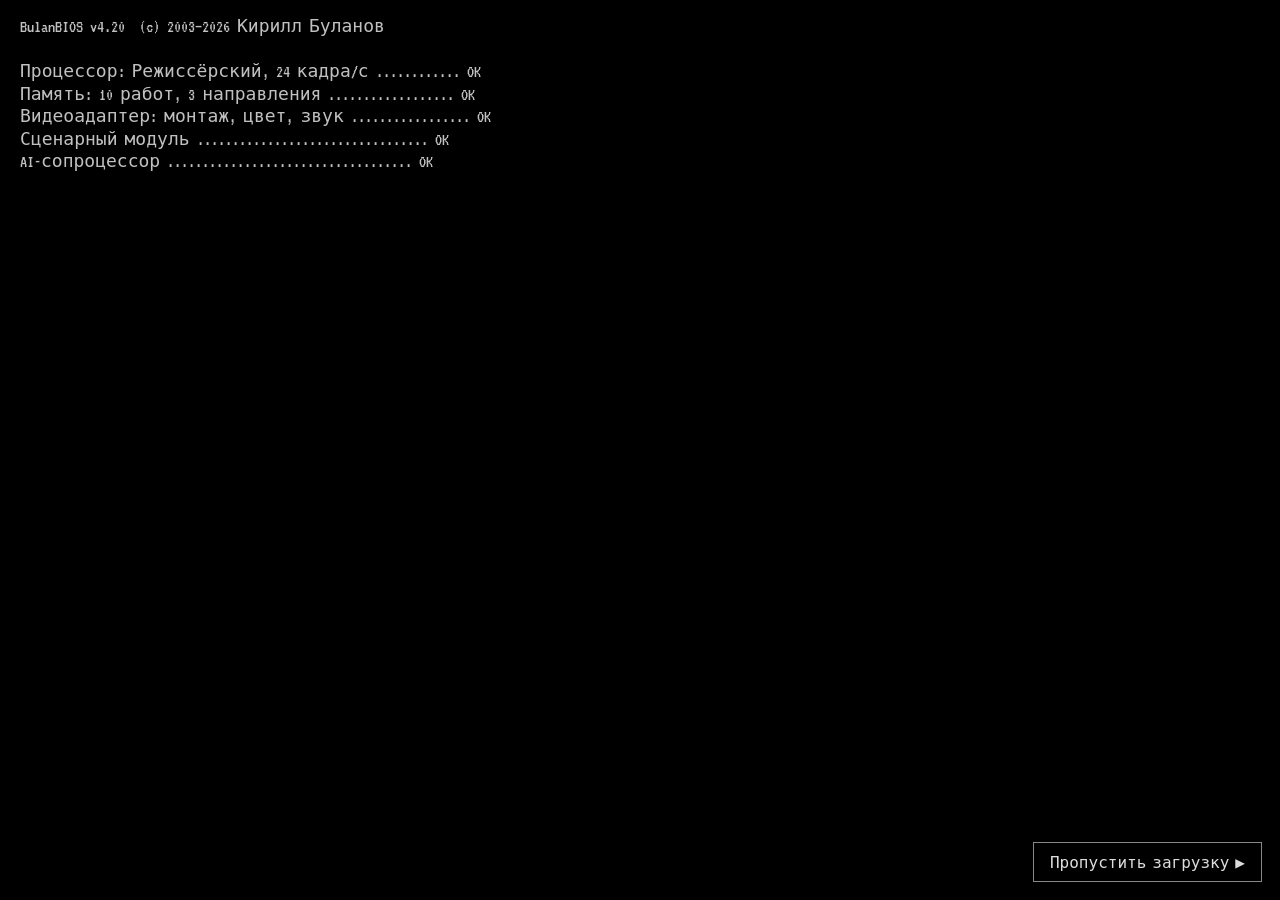
<file: index.html>
<!doctype html>
<html lang="ru">
<head>
<meta charset="utf-8">
<meta name="viewport" content="width=device-width, initial-scale=1, viewport-fit=cover">
<title>Кирилл Буланов — режиссёр, сценарист, AI-креатор</title>
<meta name="description" content="Кирилл Буланов — режиссёр, сценарист и AI-креатор. Реклама, кино, эксперименты. Интерактивный сайт-компьютер BulanOS.">
<meta name="author" content="Кирилл Буланов">
<meta property="og:title" content="Кирилл Буланов — режиссёр, сценарист, AI-креатор">
<meta property="og:description" content="Компьютер Кирилла Буланова: работы, контакты и мини-игры.">
<meta property="og:type" content="website">
<meta property="og:image" content="assets/photos/kirill-portrait.jpg">
<meta name="theme-color" content="#06063a">
<meta name="apple-mobile-web-app-capable" content="yes">
<meta name="mobile-web-app-capable" content="yes">
<meta name="format-detection" content="telephone=no">
<script>/* выбор интерфейса до отрисовки: телефон → BULAN OS MOBILE, компьютер → BulanOS 98. ?mode=mobile|desktop — принудительно */
(function () { try {
  var q = location.search.match(/[?&]mode=(mobile|desktop)\b/), m = q ? q[1] : JSON.parse(localStorage.getItem('bos-mode') || 'null');
  if (q) localStorage.setItem('bos-mode', JSON.stringify(m));
  if (m !== 'mobile' && m !== 'desktop') { var s = Math.min(screen.width, screen.height), touch = matchMedia('(pointer: coarse)').matches && !matchMedia('(pointer: fine)').matches; m = (innerWidth <= 760 || (touch && s <= 900)) ? 'mobile' : 'desktop'; }
  if (m === 'mobile') document.documentElement.classList.add('m-mode');
} catch (e) {} })();</script>
<link rel="icon" href="assets/photos/kirill-avatar.jpg">
<link rel="preconnect" href="https://fonts.googleapis.com">
<link rel="preconnect" href="https://fonts.gstatic.com" crossorigin>
<link href="https://fonts.googleapis.com/css2?family=Lobster&family=Press+Start+2P&family=VT323&display=swap" rel="stylesheet">
<link rel="stylesheet" href="css/os.css">
<link rel="stylesheet" href="css/mobile.css">
<script type="application/ld+json">{"@context":"https://schema.org","@type":"Person","name":"Кирилл Буланов","jobTitle":["Режиссёр","Сценарист","AI-креатор"],"email":"mailto:bulanozavr@mail.ru","telephone":"+79150183176","sameAs":["https://t.me/bulanozavr","https://instagram.com/bulanozavr_"]}</script>
</head>
<body>
<div class="screen" id="screen">
  <div class="mq" aria-label="Добро пожаловать на компьютер Кирилла Буланова"><span aria-hidden="true">★ ДОБРО ПОЖАЛОВАТЬ НА КОМПЬЮТЕР КИРИЛЛА БУЛАНОВА ★ РЕЖИССЁР ★ СЦЕНАРИСТ ★ AI-КРЕАТОР ★ ОТКРЫВАЙ ИКОНКИ ★ В БРАУЗЕРЕ — ИГРЫ БУЛАНОЗАВРА ★ ПИШИ: BULANOZAVR@MAIL.RU ★&nbsp;&nbsp;★ ДОБРО ПОЖАЛОВАТЬ НА КОМПЬЮТЕР КИРИЛЛА БУЛАНОВА ★ РЕЖИССЁР ★ СЦЕНАРИСТ ★ AI-КРЕАТОР ★ ОТКРЫВАЙ ИКОНКИ ★ В БРАУЗЕРЕ — ИГРЫ БУЛАНОЗАВРА ★ ПИШИ: BULANOZAVR@MAIL.RU ★&nbsp;&nbsp;</span></div>
  <main class="desktop" id="desktop">
    <div class="desk-bg" aria-hidden="true"></div>
    <div class="wordmark" aria-hidden="true"><b>Кирилл Буланов</b><span>РЕЖИССЁР · СЦЕНАРИСТ · AI-КРЕАТОР</span></div>
    <nav class="icons" id="icons" aria-label="Рабочий стол"></nav>
    <div class="wins" id="wins"></div>
    <div class="toasts" id="toasts" aria-live="polite"></div>
  </main>
  <div class="smenu" id="smenu" hidden></div>
  <footer class="taskbar">
    <button type="button" class="b3 start" id="start" aria-haspopup="menu" aria-expanded="false" aria-controls="smenu"><img id="startlogo" alt="" width="22" height="22">Пуск</button>
    <div class="tasks" id="tasks" aria-label="Открытые окна"></div>
    <div class="tray"><button type="button" id="sndbtn"></button><span class="clock" id="clock">00:00</span></div>
  </footer>
</div>

<section class="sys" id="boot" aria-label="Загрузка BulanOS">
  <pre class="bios" id="bios" aria-live="polite"></pre>
  <div class="bootlogo" id="bootlogo"><canvas id="bootlogocanvas" width="96" height="96"></canvas><h2>Bulan<i>OS</i></h2><small>ЗАГРУЗКА КОМПЬЮТЕРА КИРИЛЛА БУЛАНОВА</small><div class="pbar" aria-hidden="true"><i></i><i></i><i></i></div></div>
  <button type="button" class="skip" id="bootskip">Пропустить загрузку ▶</button>
</section>
<section class="sys" id="sdscreen" hidden><p class="sdmsg" id="sdtext"></p></section>
<section class="sys off" id="off" hidden aria-label="Компьютер выключен">
  <button type="button" class="power" id="powerbtn" aria-label="Включить компьютер"><svg viewBox="0 0 24 24" fill="none" stroke="currentColor" stroke-width="2.4" stroke-linecap="round" aria-hidden="true"><path d="M12 3v9"/><path d="M6.3 6.8a8 8 0 1 0 11.4 0"/></svg></button>
  <p class="offnote">Компьютер Кирилла Буланова выключен.<br>Нажмите кнопку, чтобы включить.</p>
  <span class="led" aria-hidden="true"></span>
</section>

<noscript><div style="position:fixed;inset:0;z-index:99;background:#fff;padding:20px;font:16px sans-serif">Кирилл Буланов — режиссёр, сценарист, AI-креатор.<br>Email: <a href="mailto:bulanozavr@mail.ru">bulanozavr@mail.ru</a> · Telegram: <a href="https://t.me/bulanozavr">@bulanozavr</a> · Телефон: <a href="tel:+79150183176">+7 (915) 018-31-76</a> · Instagram: <a href="https://instagram.com/bulanozavr_">@bulanozavr_</a><br>Для интерактивного сайта включите JavaScript.</div></noscript>

<script src="assets/videos/manifest.js"></script>
<script src="js/data.js"></script>
<script src="js/core.js"></script>
<script src="js/audio.js"></script>
<script src="js/games/engine.js"></script>
<script src="js/games/bulanozavr.js"></script>
<script src="js/games/turnik.js"></script>
<script src="js/games/escape.js"></script>
<script src="js/apps.js"></script>
<script src="js/browser.js"></script>
<script src="js/trash-doc.js"></script>
<script src="js/trash.js"></script>
<script src="js/os.js"></script>
<script src="js/mobile.js"></script>
<script>
/* иконки рабочего стола */
(function () {
  var I = [['about', 'Обо_мне.exe'], ['director', 'Режиссура'], ['scripts', 'Сценарии.txt'], ['ai', 'AI-проекты'], ['photos', 'Фотографии'], ['contacts', 'Контакты'], ['browser', 'BulanNet Explorer'], ['games', 'Игры'], ['settings', 'Настройки']];
  document.getElementById('icons').innerHTML = I.map(function (x) { return '<button type="button" class="ic" data-app="' + x[0] + '">' + BOS.icon(x[0]) + '<span class="lab">' + x[1] + '</span></button>'; }).join('');
  /* Корзина — отдельно, в правом нижнем углу стола: её находят случайно */
  var t = document.createElement('button'); t.type = 'button'; t.className = 'ic ic-trash'; t.dataset.app = 'trash';
  t.innerHTML = BOS.icon('trash') + '<span class="lab">Корзина</span>'; t.title = 'Корзина (2 объекта)';
  document.getElementById('desktop').appendChild(t);
})();
</script>
</body>
</html>
</file>
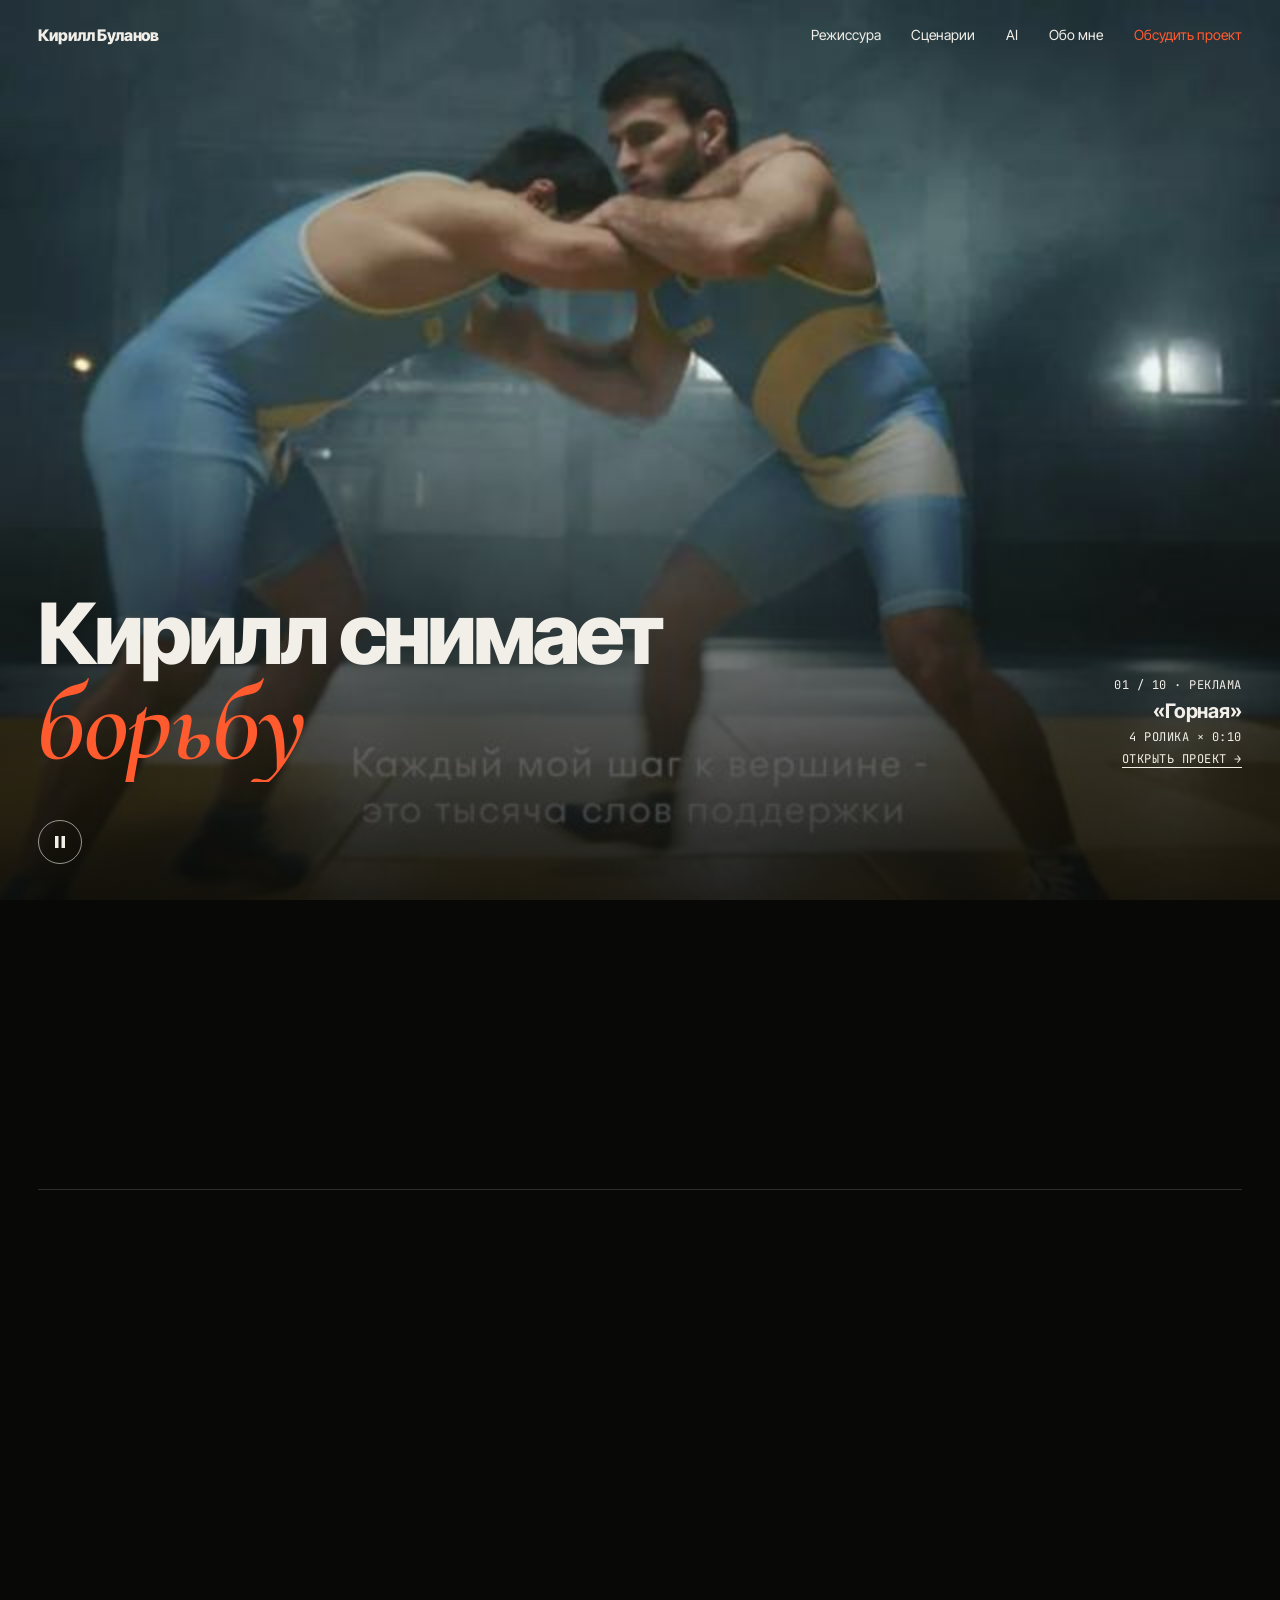
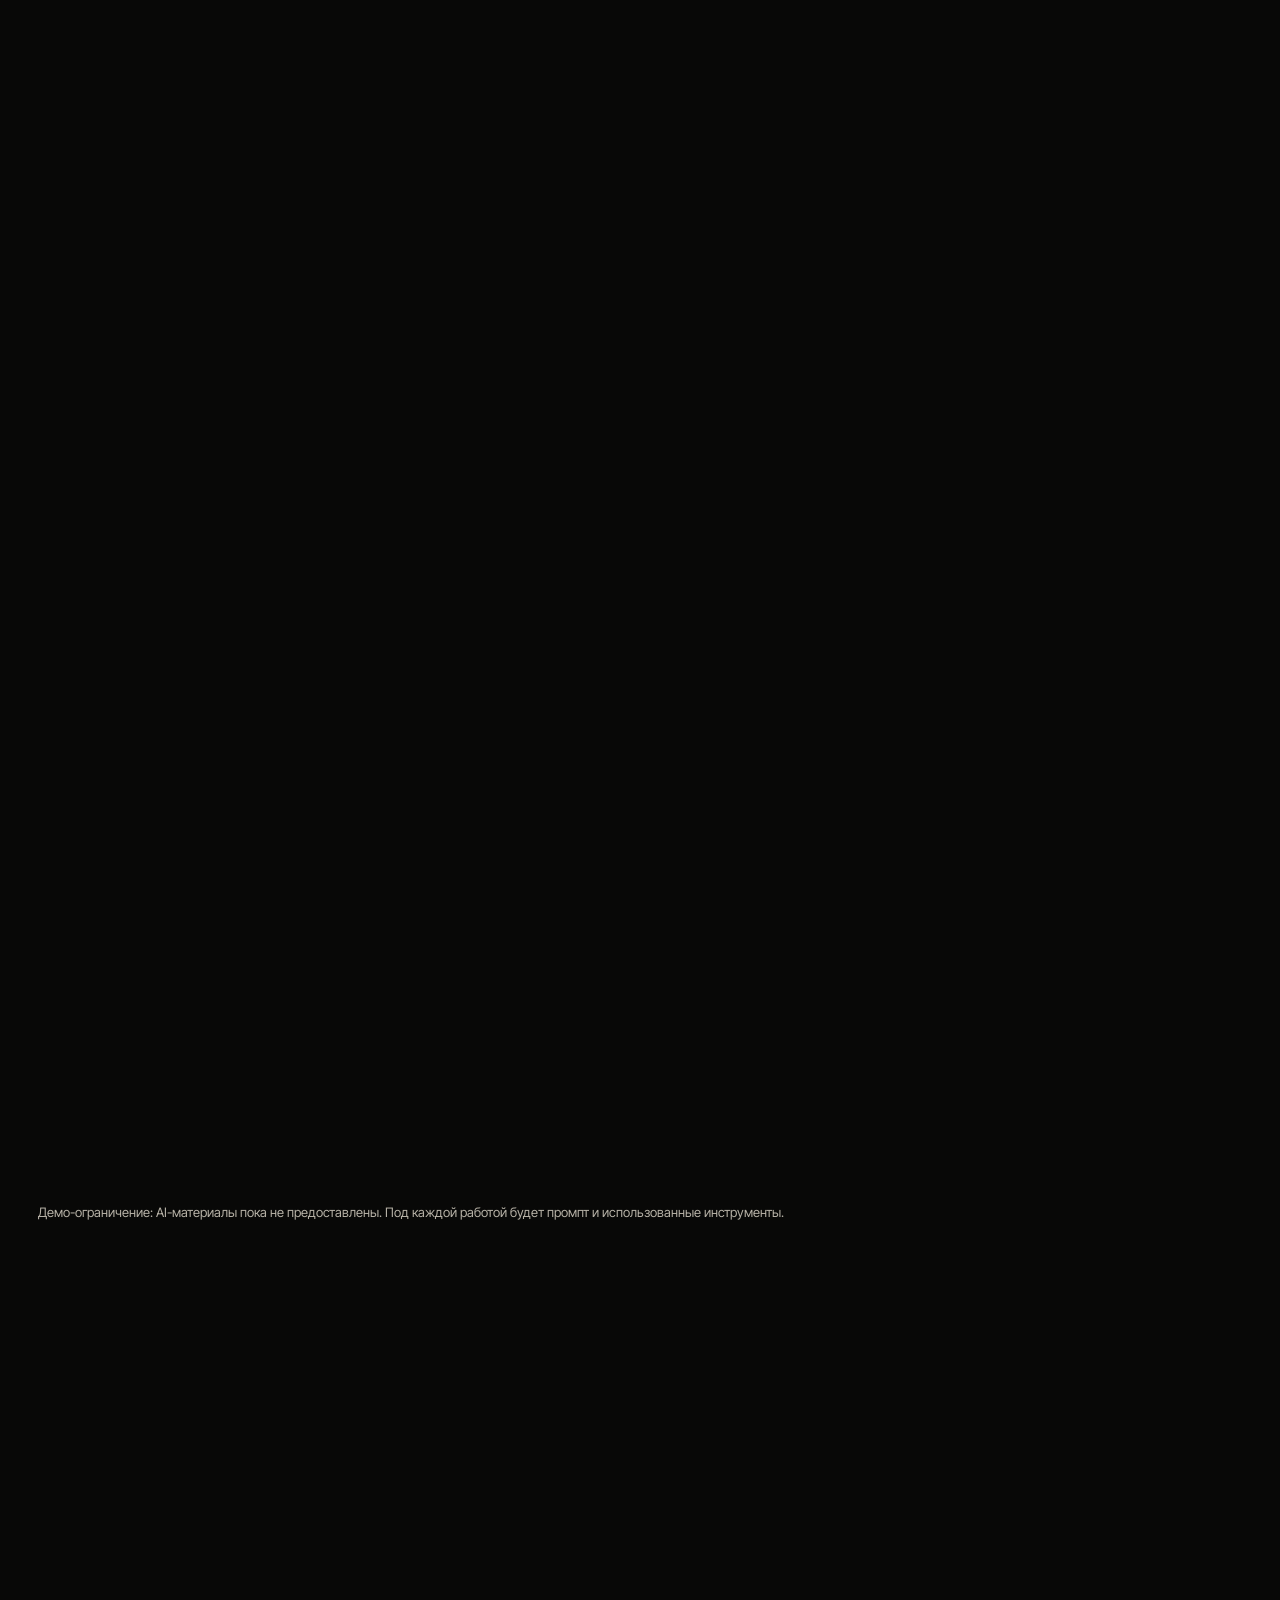
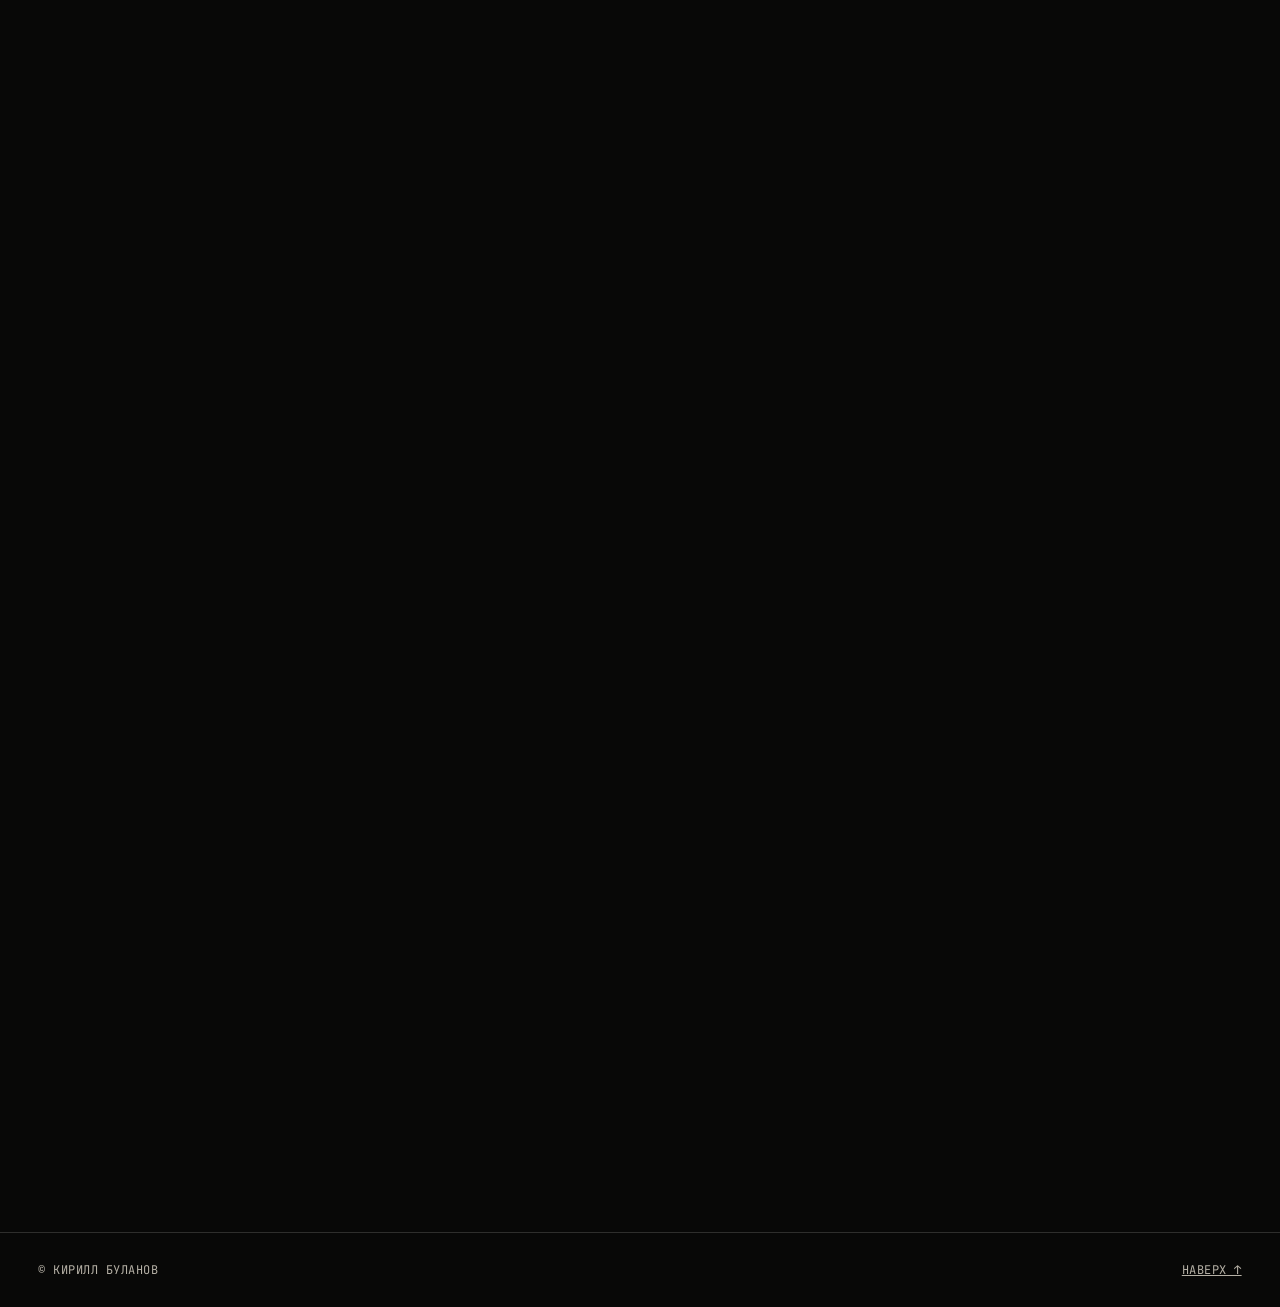
<file: concepts/concept-01/index.html>
<!doctype html>
<html lang="ru" data-concept="1" data-base="../../">
<head>
<meta charset="utf-8">
<meta name="viewport" content="width=device-width, initial-scale=1">
<title>Кирилл — режиссёр, сценарист, AI-креатор · Вариант 1</title>
<meta name="description" content="Прототип 1: «Кирилл снимает…» — авторский минимализм.">
<link rel="preconnect" href="https://fonts.googleapis.com">
<link rel="preconnect" href="https://fonts.gstatic.com" crossorigin>
<link href="https://fonts.googleapis.com/css2?family=Cormorant+Garamond:ital,wght@1,500;1,600&family=Inter+Tight:wght@400;500;700;800&family=JetBrains+Mono:wght@400;500&display=swap" rel="stylesheet">
<link rel="stylesheet" href="../../css/present.css">
<style>
:root{--bg:#080807;--paper:#f2efe8;--mute:#b5b0a5;--acc:#ff5b2e;--line:rgba(242,239,232,.16);--pad:clamp(18px,3vw,48px)}
*{box-sizing:border-box}
html{scroll-behavior:smooth}
body{margin:0;background:var(--bg);color:var(--paper);font:16px/1.5 'Inter Tight',system-ui,sans-serif;-webkit-font-smoothing:antialiased}
a{color:inherit}
img{max-width:100%;display:block}
:focus-visible{outline:2px solid var(--acc);outline-offset:3px}
.mono{font-family:'JetBrains Mono',monospace;font-size:12px;letter-spacing:.04em;text-transform:uppercase}
.it{font-family:'Cormorant Garamond',serif;font-style:italic;font-weight:600;letter-spacing:-.01em}
.skip{position:absolute;left:-999px}.skip:focus{left:12px;top:12px;z-index:99;background:var(--paper);color:var(--bg);padding:8px 12px}

/* header */
.hd{position:fixed;inset:0 0 auto 0;z-index:50;display:flex;justify-content:space-between;align-items:center;padding:18px var(--pad);transition:background .3s,backdrop-filter .3s}
.hd.is-solid{background:rgba(8,8,7,.82);backdrop-filter:blur(8px)}
.logo{font-weight:800;text-decoration:none;letter-spacing:-.01em}
.nav{display:flex;gap:clamp(16px,2.4vw,34px);font-size:14px}
.nav a{text-decoration:none;position:relative;padding:6px 0}
.nav a::after{content:"";position:absolute;left:0;right:0;bottom:0;height:1px;background:currentColor;transform:scaleX(0);transform-origin:left;transition:transform .35s cubic-bezier(.2,.8,.1,1)}
.nav a:hover::after,.nav a[aria-current]::after{transform:scaleX(1)}
.nav a.cta{color:var(--acc)}
.burger{display:none;min-height:44px;padding:0 14px;border:1px solid var(--line);background:transparent;color:var(--paper);font:600 13px 'Inter Tight';border-radius:999px;cursor:pointer}

/* hero */
.hero{position:relative;height:100vh;min-height:600px;overflow:hidden}
.hero .shot{position:absolute;inset:0;width:100%;height:100%;object-fit:cover;background:#000;transition:opacity .35s}
.hero .shot.fit{object-fit:contain}
.hero .shot[hidden]{display:block;opacity:0;pointer-events:none}
.hero img.shot.cut{animation:cut 2.8s linear both}
.hero video.shot{cursor:pointer}
@keyframes cut{from{transform:scale(1.07)}to{transform:scale(1)}}
.scrim{position:absolute;inset:auto 0 0 0;height:60%;background:linear-gradient(0deg,rgba(8,8,7,.86),rgba(8,8,7,0));pointer-events:none}
.sent{position:absolute;left:var(--pad);right:var(--pad);bottom:118px;display:flex;justify-content:space-between;align-items:flex-end;gap:24px}
.sent h1{margin:0;font-weight:800;font-size:clamp(42px,6.6vw,108px);line-height:.92;letter-spacing:-.045em}
.sent h1 .l2{display:block;overflow:hidden;padding-bottom:.1em}
.sent h1 .w{display:inline-block;color:var(--acc);font-size:1.3em}
.sent h1 .w.up{animation:up .7s cubic-bezier(.2,.9,.1,1) both}
@keyframes up{from{transform:translateY(105%)}to{transform:none}}
.cap{flex:none;display:flex;flex-direction:column;align-items:flex-end;gap:6px;text-align:right;background:none;border:0;color:inherit;cursor:pointer;padding:0 0 14px}
.cap b{font-size:20px;letter-spacing:-.01em;text-transform:none;font-family:'Inter Tight'}
.cap .u{border-bottom:1px solid currentColor}
.cap:hover .u{color:var(--acc)}
.bar{position:absolute;left:var(--pad);right:var(--pad);bottom:36px;display:flex;align-items:center;gap:16px}
.pp{flex:none;width:44px;height:44px;border-radius:50%;border:1px solid rgba(242,239,232,.6);background:transparent;color:var(--paper);cursor:pointer;display:flex;align-items:center;justify-content:center}
.pp:hover{border-color:var(--acc);color:var(--acc)}
.segs{flex:1;list-style:none;margin:0;padding:0;display:grid;grid-template-columns:repeat(10,1fr);gap:6px}
.segs button{display:block;width:100%;padding:14px 0;border:0;background:transparent;cursor:pointer}
.segs i{display:block;position:relative;height:3px;background:rgba(242,239,232,.28);overflow:hidden}
.segs i::after{content:"";position:absolute;inset:0;background:var(--paper);transform:scaleX(var(--p,0));transform-origin:left}
.segs .on i::after{background:var(--acc)}
.paused img.shot{animation-play-state:paused}
.segs .vid i{background:rgba(242,239,232,.4)}
.segs button:hover i{background:rgba(242,239,232,.6)}

/* sections */
section.s{padding:clamp(80px,12vw,160px) var(--pad)}
.sh{display:flex;justify-content:space-between;align-items:flex-end;gap:20px;margin-bottom:clamp(28px,4vw,56px)}
.sh h2{margin:0;font-weight:800;font-size:clamp(40px,7vw,120px);line-height:.9;letter-spacing:-.05em}
.sh h2 .it{color:var(--acc);font-weight:500}
[data-reveal]{opacity:0;transform:translateY(28px);transition:opacity .9s cubic-bezier(.2,.8,.1,1),transform .9s cubic-bezier(.2,.8,.1,1)}
[data-reveal].is-in{opacity:1;transform:none}
.chips{display:flex;flex-wrap:wrap;gap:8px}
.chips button{min-height:40px;padding:0 16px;border-radius:999px;border:1px solid var(--line);background:transparent;color:var(--paper);font:500 14px 'Inter Tight';cursor:pointer}
.chips button[aria-pressed="true"]{background:var(--paper);color:var(--bg)}
.chips button:hover{border-color:var(--paper)}
.rows{list-style:none;margin:0;padding:0;border-top:1px solid var(--line)}
.row{border-bottom:1px solid var(--line)}
.row button{width:100%;display:grid;grid-template-columns:52px minmax(0,1fr) auto;gap:20px;align-items:baseline;padding:22px 0;border:0;background:transparent;color:inherit;text-align:left;cursor:pointer;font:inherit}
.row .t{font-size:clamp(22px,3.2vw,48px);font-weight:700;letter-spacing:-.035em;line-height:1.05;transition:transform .5s cubic-bezier(.2,.8,.1,1),color .3s}
.row .t .it{font-weight:600;color:var(--acc)}
.row:hover .t{transform:translateX(18px)}
.row .thumb{display:none}
.row.hide{display:none}
.float{position:fixed;left:0;top:0;width:min(380px,28vw);aspect-ratio:16/10;pointer-events:none;z-index:40;opacity:0;transform:translate(-50%,-50%) scale(.85);transition:opacity .25s,transform .35s cubic-bezier(.2,.8,.1,1);overflow:hidden}
.float.on{opacity:1;transform:translate(-50%,-50%) scale(1)}
.float img{width:100%;height:100%;object-fit:cover}
.paper{background:var(--paper);color:#1a1916;padding:clamp(28px,5vw,72px);max-width:860px;margin:0 auto;font-family:'JetBrains Mono',monospace;font-size:15px;line-height:1.7}
.paper .c{text-align:center;text-transform:uppercase;margin:1.4em 0 0}
.paper .d{max-width:420px;margin:0 auto}
.paper .ph{margin-top:2em;padding:14px;border:1px dashed #8a857a;color:#57534b;font-size:13px}
.ai{display:grid;grid-template-columns:repeat(4,1fr);gap:10px}
.ai div{aspect-ratio:1;border:1px solid var(--line);display:flex;align-items:flex-end;padding:12px;color:var(--mute);background:repeating-linear-gradient(45deg,transparent 0 12px,rgba(242,239,232,.03) 12px 24px)}
.about{display:grid;grid-template-columns:1.2fr 1fr;gap:clamp(24px,5vw,80px);align-items:start}
.about p.big{margin:0;font-size:clamp(24px,3vw,40px);line-height:1.2;letter-spacing:-.02em}
.facts{list-style:none;margin:0;padding:0;border-top:1px solid var(--line)}
.facts li{display:flex;justify-content:space-between;gap:16px;padding:14px 0;border-bottom:1px solid var(--line)}
.facts span:last-child{color:var(--mute);text-align:right}
form.ct{display:grid;grid-template-columns:1fr 1fr;gap:14px;max-width:980px}
.ct label{display:flex;flex-direction:column;gap:6px;font-size:13px;color:var(--mute)}
.ct input,.ct select,.ct textarea{font:16px 'Inter Tight';color:var(--paper);background:transparent;border:0;border-bottom:1px solid var(--line);padding:10px 0;border-radius:0}
.ct select option{color:#000}
.ct .full{grid-column:1/-1}
.ct input:focus,.ct textarea:focus,.ct select:focus{outline:0;border-color:var(--acc)}
.btns{display:flex;flex-wrap:wrap;gap:10px;grid-column:1/-1}
.btn{min-height:48px;padding:0 22px;border-radius:999px;border:1px solid var(--paper);background:transparent;color:var(--paper);font:600 14px 'Inter Tight';cursor:pointer;text-decoration:none;display:inline-flex;align-items:center;gap:8px;transition:background .2s,color .2s}
.btn:hover{background:var(--paper);color:var(--bg)}
.btn.main{background:var(--acc);border-color:var(--acc);color:#140804}
.btn.main:hover{background:var(--paper);border-color:var(--paper)}
.status{grid-column:1/-1;margin:0;color:var(--acc)}
.ft{padding:28px var(--pad);display:flex;justify-content:space-between;gap:16px;color:var(--mute);border-top:1px solid var(--line)}

/* project overlay */
.ov{position:fixed;inset:0;z-index:80;background:#050504;display:grid;grid-template-columns:minmax(0,1.6fr) minmax(320px,1fr);opacity:0;visibility:hidden;transition:opacity .45s,visibility .45s}
.ov.is-open{opacity:1;visibility:visible}
.ov[hidden]{display:grid}
.ov .media{position:relative;background:#000;display:flex;align-items:center;justify-content:center;overflow:hidden}
.ov .media img,.ov .media .kp-player{width:100%;height:100%;object-fit:contain;clip-path:inset(0 0 0 0);transition:clip-path .8s cubic-bezier(.7,0,.2,1)}
.ov:not(.is-open) .media img{clip-path:inset(0 0 0 100%)}
.ov .side{padding:clamp(24px,4vw,56px);overflow:auto;display:flex;flex-direction:column;gap:18px}
.ov h3{margin:0;font-size:clamp(34px,4vw,64px);line-height:.95;letter-spacing:-.04em}
.ov .x{position:absolute;top:16px;right:16px;z-index:2}
.thumbs{display:flex;gap:8px}
.thumbs button{width:84px;aspect-ratio:16/10;padding:0;border:1px solid var(--line);background:none;cursor:pointer;opacity:.6}
.thumbs button[aria-pressed="true"]{opacity:1;border-color:var(--acc)}
.thumbs img{width:100%;height:100%;object-fit:cover}
.note{color:var(--mute);font-size:13px;margin:0}

.menu{position:fixed;inset:0;z-index:60;background:var(--bg);display:flex;flex-direction:column;justify-content:center;gap:10px;padding:var(--pad);transform:translateY(-100%);transition:transform .5s cubic-bezier(.7,0,.2,1)}
.menu.is-open{transform:none}
.menu a{font-size:44px;font-weight:800;letter-spacing:-.04em;text-decoration:none}

@media (max-width:860px){
  .nav{display:none}.burger{display:block}
  .cap{display:none}
  .sent{bottom:96px}
  .row button{grid-template-columns:96px minmax(0,1fr);gap:14px}
  .row .num,.row .meta{display:none}
  .row .thumb{display:block;width:96px;aspect-ratio:16/10;object-fit:cover}
  .float{display:none}
  .ai{grid-template-columns:repeat(2,1fr)}
  .about{grid-template-columns:1fr}
  form.ct{grid-template-columns:1fr}
  .ov{grid-template-columns:1fr;grid-template-rows:auto 1fr}
  .ov .media{aspect-ratio:16/9}
  .segs{gap:4px}
}
@media (prefers-reduced-motion:reduce){*{animation:none!important;transition:none!important}html{scroll-behavior:auto}[data-reveal]{opacity:1;transform:none}}
</style>
</head>
<body>
<a class="skip" href="#director">К работам</a>
<header class="hd" id="hd">
  <a class="logo" href="#top">Кирилл Буланов</a>
  <nav class="nav" aria-label="Разделы">
    <a href="#director">Режиссура</a><a href="#writer">Сценарии</a><a href="#ai">AI</a><a href="#about">Обо мне</a><a href="#contact" class="cta">Обсудить проект</a>
  </nav>
  <button class="burger" type="button" aria-expanded="false" aria-controls="menu">Меню</button>
</header>
<div class="menu" id="menu" aria-hidden="true">
  <a href="#director">Режиссура</a><a href="#writer">Сценарии</a><a href="#ai">AI</a><a href="#about">Обо мне</a><a href="#contact" style="color:var(--acc)">Связаться</a>
</div>

<main>
<section class="hero" id="top" aria-label="Шоурил">
  <img class="shot" id="shot" src="../../assets/posters/gornaya_wrestle.jpg" alt="">
  <video class="shot" id="vid" hidden aria-label="Фрагмент работы"></video>
  <button class="kp-play" id="bigplay" type="button" hidden>▶ Запустить видео</button>
  <div class="scrim"></div>
  <div class="sent">
    <h1><span>Кирилл снимает</span><span class="l2"><span class="w it" id="word">борьбу</span></span></h1>
    <button class="cap mono" id="cap" type="button"><span id="capn">01 / 10 · реклама</span><b id="capt">«Горная»</b><span id="capm">4 ролика × 0:10</span><span class="u">Открыть проект →</span></button>
  </div>
  <div class="bar">
    <button class="pp" id="pp" type="button" aria-label="Пауза"><svg width="12" height="14" viewBox="0 0 12 14" aria-hidden="true"><path id="ppi" d="M1 1h3.5v12H1zM7.5 1H11v12H7.5z" fill="currentColor"/></svg></button>
    <ol class="segs" id="segs" aria-label="Работы в шоуриле"></ol>
  </div>
</section>

<section class="s" id="director">
  <div class="sh" data-reveal><h2>Кирилл <span class="it">снимает</span></h2>
    <div class="chips" role="group" aria-label="Фильтр работ"><button type="button" data-f="all" aria-pressed="true">Все</button><button type="button" data-f="ads" aria-pressed="false">Реклама</button><button type="button" data-f="film" aria-pressed="false">Кино</button><button type="button" data-f="exp" aria-pressed="false">Эксперименты</button></div>
  </div>
  <ul class="rows" id="rows"></ul>
</section>

<section class="s" id="writer">
  <div class="sh" data-reveal><h2>Кирилл <span class="it">пишет</span></h2><p class="mono" style="color:var(--mute);max-width:280px">Раздел сценариев</p></div>
  <div class="paper" data-reveal>
    <p>ИНТ. САЙТ КИРИЛЛА — ДЕНЬ</p>
    <p>Посетитель листает страницу и доходит до раздела сценариев. Здесь пока тихо.</p>
    <p class="c">КИРИЛЛ (З.К.)</p>
    <p class="d">Скоро здесь будут мои сценарии, синопсисы и концепции.</p>
    <p class="ph">Демо-ограничение: материалы для раздела «Сценарии» ещё не получены. Структура готова — синопсис, логлайн, страницы сценария, статус проекта.</p>
  </div>
</section>

<section class="s" id="ai">
  <div class="sh" data-reveal><h2>Кирилл <span class="it">генерирует</span></h2><p class="mono" style="color:var(--mute);max-width:280px">AI-работы</p></div>
  <div class="ai" data-reveal><div class="mono">Слот 01 · ждём AI-работу</div><div class="mono">Слот 02 · ждём AI-работу</div><div class="mono">Слот 03 · ждём AI-работу</div><div class="mono">Слот 04 · ждём AI-работу</div></div>
  <p class="note" style="margin-top:14px">Демо-ограничение: AI-материалы пока не предоставлены. Под каждой работой будет промпт и использованные инструменты.</p>
</section>

<section class="s" id="about">
  <div class="sh" data-reveal><h2>Обо <span class="it">мне</span></h2></div>
  <div class="about">
    <p class="big" data-reveal>Привет! Я Кирилл — режиссёр, сценарист и AI-креатор. Снимаю рекламу, пишу кино и иногда делаю странные вещи с нейросетями.</p>
    <ul class="facts" data-reveal>
      <li><span>Реклама</span><span>«Горная», AHMAD TEA, Twinby, AliExpress, Dodo GO, Bupas Gym</span></li>
      <li><span>Кино</span><span>«Петля» (диплом), «История одной смерти»</span></li>
      <li><span>Эксперименты</span><span>Пародия на сериалы нулевых, «На всю жизнь»</span></li>
    </ul>
  </div>
</section>

<section class="s" id="contact">
  <div class="sh" data-reveal><h2>Кирилл <span class="it">ждёт письма</span></h2></div>
  <form class="ct" data-kp-contact data-reveal>
    <label>Имя<input name="name" autocomplete="name"></label>
    <label>Как связаться<input name="contact" placeholder="Telegram, телефон или почта"></label>
    <label class="full">Что снимаем<select name="project"><option>Реклама</option><option>Короткий метр</option><option>Клип</option><option>AI-проект</option><option>Сценарий</option><option>Другое</option></select></label>
    <label class="full">О проекте<textarea name="message" rows="4"></textarea></label>
    <div class="btns"><button class="btn main" data-act="tg" type="button">Отправить в Telegram</button><button class="btn" data-act="mail" type="button">Письмом</button><button class="btn" data-act="copy" type="button">Скопировать</button></div>
    <p class="status" data-kp-status role="status" aria-live="polite" hidden></p>
    <p class="note full">Контакты Кирилла будут добавлены после согласования; пока Telegram откроет выбор чата, а письмо — почтовый клиент.</p>
  </form>
</section>
</main>
<footer class="ft mono"><span>© Кирилл Буланов</span><a href="#top">Наверх ↑</a></footer>

<div class="float" id="float" aria-hidden="true"><img alt="" id="floatimg"></div>

<div class="ov" id="ov" role="dialog" aria-modal="true" aria-labelledby="ovt" hidden>
  <div class="media" id="ovm"></div>
  <div class="side">
    <button class="btn x" type="button" data-close>Закрыть ×</button>
    <p class="mono" id="ovk" style="color:var(--acc);margin:0"></p>
    <h3 id="ovt"></h3>
    <div class="thumbs" id="ovth"></div>
    <ul class="facts" id="ovf"></ul>
    <p class="note" id="ovn"></p>
    <div style="display:flex;flex-wrap:wrap;gap:10px"><a class="btn main" id="ovs" target="_blank" rel="noopener">Смотреть оригинал ↗</a><button class="btn" type="button" id="ovnext">Следующая работа →</button></div>
  </div>
</div>

<script src="../../assets/videos/manifest.js"></script>
<script src="../../js/data.js"></script>
<script src="../../js/config.js"></script>
<script src="../../js/common.js"></script>
<script src="../../js/present.js"></script>
<script>
(function(){
  var W = KP.works, $ = KP.qs;
  /* шоурил: 10 склеек, слово меняется вместе с кадром */
  var reel = [];
  W.forEach(function(w){ reel.push({w:w,p:0,word:w.word}); });
  reel.splice(5,0,{w:KP.byId('gornaya'),p:1,word:'гимнастику'}); reel.length = 10;
  var i = 0, paused = KP.reduced, hero = $('#top'), img = $('#shot'), vid = KP.registerBg($('#vid')), isVid = false, t0 = 0, el = 0, DUR = 2.8;
  vid._kpReel = true;
  var segs = $('#segs');
  segs.innerHTML = reel.map(function(r,k){ return '<li class="'+(r.p===0 && KP.previewSrc(r.w)?'vid':'')+'"><button type="button" aria-label="'+KP.esc(r.w.title+' — '+r.word)+'"><i></i></button></li>'; }).join('');
  var sb = KP.qsa('button', segs);
  function info(r){ var w=r.w, wd = $('#word'); wd.textContent = r.word; wd.classList.remove('up'); void wd.offsetWidth; if (!KP.reduced) wd.classList.add('up');
    $('#capn').textContent = (i<9?'0':'')+(i+1)+' / 10 · '+w.kind.toLowerCase(); $('#capt').textContent = w.title; $('#capm').textContent = w.dur || w.client; }
  function show(k){
    i = (k + reel.length) % reel.length; var r = reel[i], w = r.w, src = r.p===0 ? KP.previewSrc(w) : null;
    el = 0; $('#bigplay').hidden = true;
    sb.forEach(function(b,n){ var li=b.parentNode; li.classList.toggle('on', n===i); b.querySelector('i').style.setProperty('--p', n<i?1:0); });
    info(r);
    if (src) {
      isVid = true; vid.poster = KP.posterOf(w,0); vid.src = src; vid.loop = false; vid.classList.toggle('fit', w.aspect.indexOf('16:9')<0);
      vid.hidden = false; img.hidden = true;
      if (!paused) KP.tryPlay(vid).then(function(ok){ if(!ok && reel[i]===r){ $('#bigplay').hidden = false; setPause(true); } });
    } else {
      isVid = false; vid.pause(); vid.removeAttribute('src'); vid.load(); vid.hidden = true; img.hidden = false;
      img.src = KP.poster(w.posters[r.p]); img.alt = w.alt[r.p] || w.title; img.classList.toggle('fit', w.aspect.indexOf('16:9')<0);
      img.classList.remove('cut'); void img.offsetWidth; if (!KP.reduced) img.classList.add('cut');
    }
  }
  vid.addEventListener('ended', function(){ if (!paused) show(i+1); });
  /* единые часы таймлайна: для видео — реальное время ролика, для кадров — 2,8 с */
  var last = performance.now();
  function tick(now){
    var dt = (now - last)/1000; last = now;
    var ovOpen = $('#ov').classList.contains('is-open');
    var p;
    if (isVid) p = vid.duration ? vid.currentTime / vid.duration : 0;
    else { if (!paused && !ovOpen) el += dt; p = el / DUR; if (p >= 1) { show(i+1); p = 0; } }
    var on = sb[i] && sb[i].querySelector('i'); if (on) on.style.setProperty('--p', Math.min(1,p).toFixed(4));
    requestAnimationFrame(tick);
  }
  requestAnimationFrame(tick);
  sb.forEach(function(b,n){ b.addEventListener('click', function(){ show(n); }); });
  function setPause(p){ paused=p; vid._kpUserPaused = p; hero.classList.toggle('paused',p); $('#pp').setAttribute('aria-label',p?'Продолжить':'Пауза'); $('#ppi').setAttribute('d', p?'M1 1l10 6-10 6z':'M1 1h3.5v12H1zM7.5 1H11v12H7.5z');
    if (isVid) { if (p) vid.pause(); else { $('#bigplay').hidden = true; KP.tryPlay(vid); } } }
  $('#pp').addEventListener('click', function(){ setPause(!paused); });
  $('#bigplay').addEventListener('click', function(){ setPause(false); });
  $('#cap').addEventListener('click', function(){ openP(reel[i].w.id, reel[i].p); });
  img.addEventListener('click', function(){ openP(reel[i].w.id, reel[i].p); });
  vid.addEventListener('click', function(){ openP(reel[i].w.id, reel[i].p); });
  setPause(paused); show(0);

  /* шапка */
  var hd = $('#hd');
  addEventListener('scroll', function(){ hd.classList.toggle('is-solid', scrollY > innerHeight*.6); }, {passive:true});
  var menu = $('#menu'), bg = $('.burger');
  bg.addEventListener('click', function(){ var o = !menu.classList.contains('is-open'); menu.classList.toggle('is-open',o); bg.setAttribute('aria-expanded',o); menu.setAttribute('aria-hidden',!o); bg.textContent=o?'Закрыть':'Меню'; });
  KP.qsa('a', menu).forEach(function(a){ a.addEventListener('click', function(){ menu.classList.remove('is-open'); bg.setAttribute('aria-expanded',false); bg.textContent='Меню'; }); });
  var links = KP.qsa('.nav a');
  if ('IntersectionObserver' in window) {
    var so = new IntersectionObserver(function(es){ es.forEach(function(e){ if(e.isIntersecting){ links.forEach(function(a){ a.toggleAttribute('aria-current', a.getAttribute('href')==='#'+e.target.id); }); } }); }, {rootMargin:'-45% 0px -50% 0px'});
    KP.qsa('main section').forEach(function(s){ so.observe(s); });
  }

  /* список работ */
  var rows = $('#rows');
  rows.innerHTML = W.map(function(w,k){ return '<li class="row" data-cat="'+w.cat+'" data-reveal><button type="button" data-id="'+w.id+'">'+
    '<span class="num mono">'+(k<9?'0':'')+(k+1)+'</span><img class="thumb" src="'+KP.poster(w.posters[0])+'" alt="" loading="lazy">'+
    '<span class="t">…'+KP.esc(w.word)+' <span style="color:var(--mute);font-weight:500">для</span> <span class="it">'+KP.esc(w.title)+'</span></span>'+
    '<span class="meta mono" style="color:var(--mute)">'+KP.esc(w.kind)+(w.dur?' · '+KP.esc(w.dur):'')+'</span></button></li>'; }).join('');
  var fl = $('#float'), fi = $('#floatimg');
  KP.qsa('.row button', rows).forEach(function(b){
    var w = KP.byId(b.dataset.id);
    b.addEventListener('mouseenter', function(){ fi.src = KP.poster(w.posters[0]); fl.classList.add('on'); });
    b.addEventListener('mouseleave', function(){ fl.classList.remove('on'); });
    b.addEventListener('click', function(){ fl.classList.remove('on'); openP(w.id,0); });
  });
  addEventListener('mousemove', function(e){ fl.style.left = e.clientX+'px'; fl.style.top = e.clientY+'px'; }, {passive:true});
  KP.qsa('.chips button').forEach(function(c){ c.addEventListener('click', function(){
    KP.qsa('.chips button').forEach(function(x){ x.setAttribute('aria-pressed', x===c); });
    KP.qsa('.row', rows).forEach(function(r){ r.classList.toggle('hide', c.dataset.f!=='all' && r.dataset.cat!==c.dataset.f); });
  }); });

  /* карточка проекта */
  var ov = $('#ov'), M = KP.modal(ov), cur = null;
  function openP(id, p){
    var w = KP.byId(id); cur = w; p = p || 0;
    $('#ovk').textContent = w.kind + (w.dur ? ' · ' + w.dur : '');
    $('#ovt').textContent = w.title;
    $('#ovm').innerHTML = KP.mediaHTML(w,{index:p});
    $('#ovth').innerHTML = w.posters.length>1 ? w.posters.map(function(f,n){ return '<button type="button" aria-pressed="'+(n===p)+'" aria-label="Кадр '+(n+1)+'"><img src="'+KP.poster(f)+'" alt=""></button>'; }).join('') : '';
    KP.qsa('#ovth button').forEach(function(b,n){ b.addEventListener('click', function(){ openP(id,n); }); });
    $('#ovf').innerHTML = [['Заказчик / формат',w.client],['Категория',w.kind],['Длительность',w.dur||'уточняется'],['Кадр',w.aspect],['Загружено на Диск',w.upload],['Роль Кирилла','уточняется']].map(function(r){ return '<li><span>'+r[0]+'</span><span>'+KP.esc(r[1])+'</span></li>'; }).join('');
    $('#ovn').textContent = [w.note, KP.sourceNote(w)].filter(Boolean).join(' ');
    $('#ovs').href = w.source;
    if (ov.hidden) M.open(); else KP.startPlayer(ov);
  }
  $('#ovnext').addEventListener('click', function(){ var k = W.indexOf(cur); openP(W[(k+1)%W.length].id,0); });

  KP.wireContact($('[data-kp-contact]'), 'Кирилл снимает…');
  KP.reveal();
})();
</script>
</body>
</html>
</file>
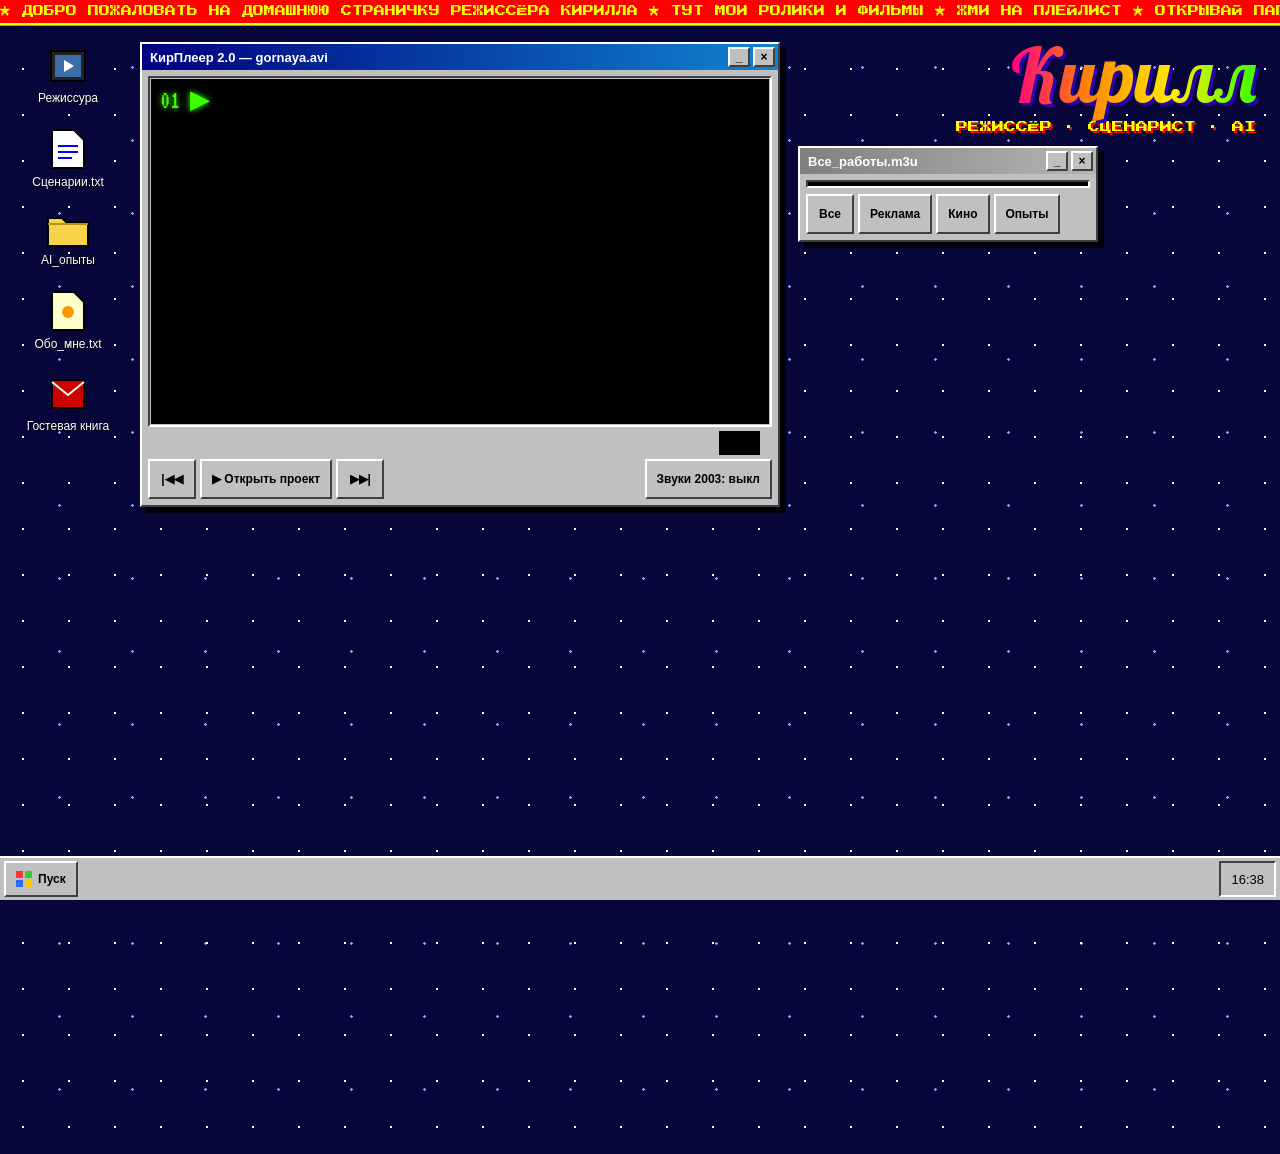
<file: concepts/concept-02/index.html>
<!doctype html>
<html lang="ru" data-concept="2" data-base="../../">
<head>
<meta charset="utf-8">
<meta name="viewport" content="width=device-width, initial-scale=1">
<title>Кирилл.narod — домашняя страничка режиссёра · Вариант 2</title>
<link rel="preconnect" href="https://fonts.googleapis.com">
<link rel="preconnect" href="https://fonts.gstatic.com" crossorigin>
<link href="https://fonts.googleapis.com/css2?family=Lobster&family=Press+Start+2P&family=VT323&display=swap" rel="stylesheet">
<link rel="stylesheet" href="../../css/present.css">
<style>
*{box-sizing:border-box}
body{margin:0;color:#fff;font:16px/1.4 'Times New Roman',Times,serif;background:#06063a}
a{color:#00ffff}a:hover{color:#ffff00}
:focus-visible{outline:2px dotted #ffff00;outline-offset:2px}
.sky{background-color:#06063a;background-image:radial-gradient(#fff 1px,transparent 1.5px),radial-gradient(#8af 1px,transparent 1.5px);background-size:46px 46px,73px 73px;background-position:0 0,23px 31px;animation:drift 90s linear infinite}
@keyframes drift{to{background-position:460px 0,-292px 31px}}
.mq{background:#ff0000;border-bottom:3px ridge #ffff00;overflow:hidden;padding:6px 0;font:11px 'Press Start 2P',monospace;color:#ffff00}
.mq span{display:inline-block;white-space:nowrap;animation:mq 28s linear infinite}
@keyframes mq{to{transform:translateX(-50%)}}
.blink{animation:bl 1.2s steps(1) infinite}@keyframes bl{50%{opacity:0}}
.rb{background:linear-gradient(90deg,#ff0080,#ff8c00,#ffee00,#3cff00,#00e5ff,#a200ff,#ff0080);background-size:200% 100%;-webkit-background-clip:text;background-clip:text;color:transparent;animation:rb 6s linear infinite;filter:drop-shadow(3px 3px 0 #2a00a8)}
@keyframes rb{to{background-position:200% 0}}
/* desktop */
.desk{position:relative;min-height:calc(100vh - 80px);padding:16px 16px 70px}
.icons{position:absolute;left:16px;top:16px;display:flex;flex-direction:column;gap:14px;z-index:1;width:104px}
.ic{display:flex;flex-direction:column;align-items:center;gap:4px;padding:4px;background:none;border:0;color:#fff;cursor:pointer;font:12px Tahoma,Verdana,sans-serif;text-shadow:1px 1px 0 #000}
.ic span{padding:1px 3px}
.ic:hover span,.ic:focus-visible span{background:#000080}
.ic:hover svg{transform:translateY(-2px) rotate(-4deg)}
.ic svg{transition:transform .15s}
.logo{position:absolute;right:24px;top:10px;font:400 clamp(44px,6vw,84px) 'Lobster',cursive;margin:0;text-align:right;line-height:1;pointer-events:none}
.logo small{display:block;font:12px 'Press Start 2P',monospace;color:#ffff00;text-shadow:2px 2px 0 #f00;margin-top:8px}
/* windows */
.win{position:absolute;background:#c0c0c0;color:#000;border:2px solid;border-color:#fff #404040 #404040 #fff;box-shadow:6px 6px 0 rgba(0,0,0,.85);display:flex;flex-direction:column;min-width:260px;font:13px Tahoma,Verdana,sans-serif}
.win[hidden]{display:none}
.win.pop{animation:pop .22s steps(3)}
@keyframes pop{from{transform:scale(.6);opacity:.2}to{transform:none;opacity:1}}
.tb{display:flex;justify-content:space-between;align-items:center;gap:8px;background:linear-gradient(90deg,#808080,#b5b5b5);color:#fff;padding:3px 3px 3px 8px;font-weight:700;cursor:move;user-select:none;touch-action:none}
.win.act .tb{background:linear-gradient(90deg,#000080,#1084d0)}
.tb .bt{display:flex;gap:3px}
.b3{border:2px solid;border-color:#fff #404040 #404040 #fff;background:#c0c0c0;color:#000;cursor:pointer;font:700 12px Tahoma,Verdana,sans-serif}
.b3:active{border-color:#404040 #fff #fff #404040}
.b3:hover{background:#d4d4d4}
.tb .b3{width:22px;height:20px;padding:0;line-height:1}
.wb{padding:6px;overflow:auto}
.inset{background:#fff;border:2px solid;border-color:#404040 #fff #fff #404040}
/* player */
.screen{position:relative;background:#000;aspect-ratio:16/9;display:flex;align-items:center;justify-content:center;overflow:hidden;cursor:pointer}
.screen img,.screen video{width:100%;height:100%;object-fit:cover}
.screen .fit{object-fit:contain}
.screen [hidden]{display:none}
.screen .crt{animation:crt .35s steps(4)}
.props .kp-player{aspect-ratio:16/9;height:auto}
@keyframes crt{0%{clip-path:inset(48% 0 48% 0);filter:brightness(3)}60%{clip-path:inset(0);filter:brightness(1.6)}100%{filter:none}}
.osd{position:absolute;top:6px;left:10px;font:26px 'VT323',monospace;color:#3cff00;text-shadow:0 0 6px #3cff00}
.info{display:flex;align-items:center;gap:10px;padding:4px 2px}
.info b{flex:1;min-width:0;white-space:nowrap;overflow:hidden;text-overflow:ellipsis}
.eq{display:flex;align-items:flex-end;gap:2px;height:24px;background:#000;padding:2px 4px}
.eq i{display:block;width:5px;background:#3cff00;animation:eq .9s ease-in-out infinite alternate}
@keyframes eq{from{height:3px}to{height:20px}}
.ctl{display:flex;gap:4px;flex-wrap:wrap}
.ctl .b3{min-height:40px;min-width:48px;padding:0 10px}
/* playlist */
.pl{list-style:none;margin:0;padding:2px;background:#000;font:19px 'VT323',monospace}
.pl button{display:flex;width:100%;gap:8px;padding:3px 6px;border:0;background:transparent;color:#3cff00;font:inherit;text-align:left;cursor:pointer;min-height:30px;align-items:center}
.pl button span{flex:1;min-width:0;white-space:nowrap;overflow:hidden;text-overflow:ellipsis}
.pl button:hover{background:#000080;color:#fff}
.pl button[aria-current]{background:#3cff00;color:#000}
.note{font-size:12px;color:#333;margin:6px 2px}
.txt{font:15px 'Courier New',monospace;white-space:pre-wrap;padding:10px;margin:0;min-height:160px}
.folder{display:grid;grid-template-columns:repeat(auto-fill,minmax(92px,1fr));gap:10px;padding:12px}
.folder div{display:flex;flex-direction:column;align-items:center;gap:6px;text-align:center;font-size:11px;color:#555}
.gb label{display:flex;flex-direction:column;gap:2px;margin-bottom:8px}
.gb input,.gb select,.gb textarea{font:14px Tahoma,Verdana,sans-serif;padding:5px;border:2px solid;border-color:#404040 #fff #fff #404040;background:#fff}
.gb .row{display:flex;gap:6px;flex-wrap:wrap}
.gb .row .b3{min-height:36px;padding:0 12px}
.gb [data-kp-status]{background:#ffffcc;border:1px solid #000;padding:6px;margin:8px 0 0}
.props{display:grid;grid-template-columns:180px 1fr;gap:10px}
.props img{width:100%;border:2px solid;border-color:#404040 #fff #fff #404040}
.props dl{margin:0;display:grid;grid-template-columns:auto 1fr;gap:3px 10px}
.props dt{font-weight:700}
.props dd{margin:0}
/* taskbar */
.task{position:fixed;left:0;right:0;bottom:0;z-index:40;height:44px;display:flex;align-items:center;gap:4px;padding:3px 4px;background:#c0c0c0;border-top:2px solid #fff;font:13px Tahoma,Verdana,sans-serif;color:#000}
.start{display:flex;align-items:center;gap:6px;height:36px;padding:0 10px;font-weight:700}
.tasks{flex:1;display:flex;gap:4px;overflow:auto}
.tasks .b3{height:36px;padding:0 10px;white-space:nowrap;font-weight:400}
.tasks .b3.act{border-color:#404040 #fff #fff #404040;background:#e0e0e0;font-weight:700}
.clock{height:36px;display:flex;align-items:center;padding:0 10px;border:2px solid;border-color:#404040 #fff #fff #404040}
.smenu{position:fixed;left:4px;bottom:46px;z-index:41;width:230px;background:#c0c0c0;border:2px solid;border-color:#fff #404040 #404040 #fff;box-shadow:4px 4px 0 #000;display:flex;color:#000}
.smenu[hidden]{display:none}
.smenu .side{width:28px;background:linear-gradient(0deg,#000080,#1084d0);color:#fff;writing-mode:vertical-rl;transform:rotate(180deg);font:700 14px Tahoma;padding:8px 4px}
.smenu ul{list-style:none;margin:0;padding:4px;flex:1}
.smenu button{width:100%;text-align:left;padding:8px;background:none;border:0;font:14px Tahoma;cursor:pointer;color:#000}
.smenu button:hover{background:#000080;color:#fff}
/* homepage below */
.home{max-width:960px;margin:0 auto;padding:40px 16px 90px;display:grid;grid-template-columns:1fr 260px;gap:24px}
.box{border:3px ridge #c0c0c0;background:#000040;padding:14px}
.box h2{margin:0 0 10px;font:14px 'Press Start 2P',monospace;color:#ffff00}
.news p{margin:0 0 10px}.news b{color:#3cff00}
[data-reveal]{clip-path:inset(0 0 100% 0);transition:clip-path 1.6s steps(8)}
[data-reveal].is-in{clip-path:inset(0 0 0 0)}
.badges{display:flex;flex-wrap:wrap;gap:6px}
.badges span{width:88px;height:31px;border:1px solid #fff;font:9px/13px Verdana;text-align:center;padding:2px}
.pop2{position:fixed;right:20px;bottom:64px;z-index:30;width:300px}
@media (max-width:760px){
  .desk{min-height:auto;padding:12px 8px 60px}
  .icons{position:static;flex-direction:row;flex-wrap:wrap;width:auto;justify-content:space-around;margin-bottom:12px}
  .logo{position:static;text-align:center;margin:6px 0 10px}
  .win{position:relative!important;left:auto!important;top:auto!important;width:auto!important;margin:0 0 12px;max-width:none}
  .tb{cursor:default}
  .props{grid-template-columns:1fr}
  .home{grid-template-columns:1fr}
  .pop2{left:8px;right:8px;width:auto;bottom:52px}
}
@media (prefers-reduced-motion:reduce){*{animation:none!important;transition:none!important}[data-reveal]{clip-path:none}}
</style>
</head>
<body class="sky">
<div class="mq" aria-label="Добро пожаловать на домашнюю страничку режиссёра Кирилла"><span aria-hidden="true">★ ДОБРО ПОЖАЛОВАТЬ НА ДОМАШНЮЮ СТРАНИЧКУ РЕЖИССЁРА КИРИЛЛА ★ ТУТ МОИ РОЛИКИ И ФИЛЬМЫ ★ ЖМИ НА ПЛЕЙЛИСТ ★ ОТКРЫВАЙ ПАПКИ НА РАБОЧЕМ СТОЛЕ ★&nbsp;&nbsp;★ ДОБРО ПОЖАЛОВАТЬ НА ДОМАШНЮЮ СТРАНИЧКУ РЕЖИССЁРА КИРИЛЛА ★ ТУТ МОИ РОЛИКИ И ФИЛЬМЫ ★ ЖМИ НА ПЛЕЙЛИСТ ★ ОТКРЫВАЙ ПАПКИ НА РАБОЧЕМ СТОЛЕ ★&nbsp;&nbsp;</span></div>

<main class="desk" id="desk">
  <h1 class="logo"><span class="rb">Кирилл</span><small>РЕЖИССЁР · СЦЕНАРИСТ · AI</small></h1>
  <nav class="icons" aria-label="Рабочий стол">
    <button class="ic" data-open="w-player"><svg width="40" height="40" viewBox="0 0 40 40" aria-hidden="true"><rect x="3" y="5" width="34" height="30" fill="#222" stroke="#000" stroke-width="2"/><rect x="7" y="9" width="26" height="22" fill="#3a6ea5"/><path d="M16 14l10 6-10 6z" fill="#fff"/></svg><span>Режиссура</span></button>
    <button class="ic" data-open="w-script"><svg width="36" height="42" viewBox="0 0 36 42" aria-hidden="true"><path d="M2 2h22l10 10v28H2z" fill="#fff" stroke="#000" stroke-width="2"/><path d="M8 18h20M8 24h20M8 30h14" stroke="#00f" stroke-width="2"/></svg><span>Сценарии.txt</span></button>
    <button class="ic" data-open="w-ai"><svg width="44" height="36" viewBox="0 0 44 36" aria-hidden="true"><path d="M2 6h14l4 4h22v24H2z" fill="#f7d34a" stroke="#000" stroke-width="2"/><path d="M2 12h40" stroke="#b8901a" stroke-width="2"/></svg><span>AI_опыты</span></button>
    <button class="ic" data-open="w-about"><svg width="36" height="42" viewBox="0 0 36 42" aria-hidden="true"><path d="M2 2h22l10 10v28H2z" fill="#ffffcc" stroke="#000" stroke-width="2"/><circle cx="18" cy="22" r="6" fill="#f90"/></svg><span>Обо_мне.txt</span></button>
    <button class="ic" data-open="w-guest"><svg width="40" height="40" viewBox="0 0 40 40" aria-hidden="true"><rect x="4" y="6" width="32" height="28" fill="#c00" stroke="#000" stroke-width="2"/><path d="M4 8l16 13L36 8" stroke="#fff" stroke-width="2" fill="none"/></svg><span>Гостевая книга</span></button>
  </nav>

  <section class="win act" id="w-player" style="left:140px;top:16px;width:min(640px,52vw)" aria-label="Плеер">
    <div class="tb"><span>КирПлеер 2.0 — <span id="file">gornaya.avi</span></span><span class="bt"><button class="b3" data-min aria-label="Свернуть">_</button><button class="b3" data-x aria-label="Закрыть">×</button></span></div>
    <div class="wb">
      <div class="screen inset" id="screen" title="Открыть свойства проекта"><video id="pv" hidden aria-hidden="true"></video><img id="shot" alt=""><button class="kp-play" id="pvplay" type="button" hidden>▶ Пуск</button><span class="osd" id="osd">01 ▶</span></div>
      <div class="info"><b id="ptitle"></b><span class="eq" aria-hidden="true"><i style="animation-delay:-.1s"></i><i style="animation-delay:-.5s"></i><i style="animation-delay:-.3s"></i><i style="animation-delay:-.7s"></i><i style="animation-delay:-.2s"></i></span><span id="pdur" style="font:20px 'VT323',monospace"></span></div>
      <div class="ctl"><button class="b3" id="prev" aria-label="Предыдущая работа">|◀◀</button><button class="b3" id="props">▶ Открыть проект</button><button class="b3" id="next" aria-label="Следующая работа">▶▶|</button><button class="b3" id="snd" style="margin-left:auto">Звуки 2003: выкл</button></div>
    </div>
  </section>

  <section class="win" id="w-list" style="left:calc(140px + min(640px,52vw) + 18px);top:120px;width:300px" aria-label="Плейлист">
    <div class="tb"><span>Все_работы.m3u</span><span class="bt"><button class="b3" data-min aria-label="Свернуть">_</button><button class="b3" data-x aria-label="Закрыть">×</button></span></div>
    <div class="wb"><ol class="pl inset" id="pl"></ol>
      <div class="ctl" style="margin-top:6px"><button class="b3" data-filter="all">Все</button><button class="b3" data-filter="ads">Реклама</button><button class="b3" data-filter="film">Кино</button><button class="b3" data-filter="exp">Опыты</button></div></div>
  </section>

  <section class="win" id="w-script" hidden style="left:180px;top:80px;width:min(520px,80vw)" aria-label="Сценарии">
    <div class="tb"><span>Сценарии.txt — Блокнот</span><span class="bt"><button class="b3" data-min aria-label="Свернуть">_</button><button class="b3" data-x aria-label="Закрыть">×</button></span></div>
    <div class="wb"><pre class="txt inset">СЦЕНАРИИ КИРИЛЛА
================

Здесь будут сценарии, синопсисы и концепции.

[ДЕМО: материалы ещё не получены.
 Структура: логлайн / синопсис / страницы / статус]

P.S. Не закрывайте блокнот, он стесняется.</pre></div>
  </section>

  <section class="win" id="w-ai" hidden style="left:220px;top:110px;width:min(480px,80vw)" aria-label="AI-опыты">
    <div class="tb"><span>C:\Кирилл\AI_опыты</span><span class="bt"><button class="b3" data-min aria-label="Свернуть">_</button><button class="b3" data-x aria-label="Закрыть">×</button></span></div>
    <div class="wb inset"><div class="folder"><div><svg width="40" height="40" viewBox="0 0 40 40" aria-hidden="true"><rect x="4" y="4" width="32" height="32" fill="#ddd" stroke="#999" stroke-dasharray="3 3"/></svg>скоро_01.mp4</div><div><svg width="40" height="40" viewBox="0 0 40 40" aria-hidden="true"><rect x="4" y="4" width="32" height="32" fill="#ddd" stroke="#999" stroke-dasharray="3 3"/></svg>скоро_02.mp4</div><div><svg width="40" height="40" viewBox="0 0 40 40" aria-hidden="true"><rect x="4" y="4" width="32" height="32" fill="#ddd" stroke="#999" stroke-dasharray="3 3"/></svg>скоро_03.mp4</div></div>
    <p class="note">Объектов: 0 · ДЕМО: AI-работы ещё не предоставлены.</p></div>
  </section>

  <section class="win" id="w-about" hidden style="left:260px;top:60px;width:min(460px,80vw)" aria-label="Обо мне">
    <div class="tb"><span>Обо_мне.txt — Блокнот</span><span class="bt"><button class="b3" data-min aria-label="Свернуть">_</button><button class="b3" data-x aria-label="Закрыть">×</button></span></div>
    <div class="wb"><pre class="txt inset">Привет, меня зовут Кирилл!
Я режиссёр, сценарист и AI-креатор.

Снимаю рекламу («Горная», AHMAD TEA, Twinby,
AliExpress, Dodo GO, Bupas Gym), кино («Петля»,
«История одной смерти») и эксперименты.

Открой «Режиссура» — там всё видно.</pre></div>
  </section>

  <section class="win" id="w-guest" hidden style="left:300px;top:40px;width:min(420px,86vw)" aria-label="Гостевая книга">
    <div class="tb"><span>Гостевая книга (на самом деле — заявка)</span><span class="bt"><button class="b3" data-min aria-label="Свернуть">_</button><button class="b3" data-x aria-label="Закрыть">×</button></span></div>
    <form class="wb gb" data-kp-contact>
      <label>Ваше имя:<input name="name"></label>
      <label>Как с вами связаться:<input name="contact" placeholder="Telegram / телефон / e-mail"></label>
      <label>Что снимаем:<select name="project"><option>Реклама</option><option>Кино</option><option>Клип</option><option>AI-проект</option><option>Сценарий</option></select></label>
      <label>Сообщение:<textarea name="message" rows="4"></textarea></label>
      <div class="row"><button class="b3" data-act="tg" type="button">Отправить в Telegram</button><button class="b3" data-act="mail" type="button">Письмом</button><button class="b3" data-act="copy" type="button">Копировать</button></div>
      <p data-kp-status role="status" aria-live="polite" hidden></p>
      <p class="note">Контакт Кирилла добавим после согласования: пока Telegram откроет выбор чата.</p>
    </form>
  </section>

  <section class="win" id="w-props" hidden style="left:200px;top:60px;width:min(560px,92vw)" aria-label="Свойства проекта">
    <div class="tb"><span id="prt">Свойства</span><span class="bt"><button class="b3" data-x aria-label="Закрыть">×</button></span></div>
    <div class="wb"><div class="props"><div id="prm"></div><dl id="prd"></dl></div>
      <p class="note" id="prn"></p>
      <div class="ctl"><a class="b3" id="prs" target="_blank" rel="noopener" style="display:flex;align-items:center;padding:0 10px;min-height:36px;text-decoration:none;color:#000">Открыть оригинал (Яндекс Диск) ↗</a><button class="b3" id="prnext">Следующий ▶</button></div></div>
  </section>
</main>

<div class="home" id="home">
  <div class="box news" data-reveal><h2>НОВОСТИ САЙТА</h2>
    <p><b>[Обновление]</b> Добавлены 10 работ: реклама, диплом «Петля», короткий метр, пародия на сериалы нулевых и этюд.</p>
    <p><b>[В разработке]</b> Разделы «Сценарии» и «AI_опыты» ждут материалов.</p>
    <p><b>[Совет]</b> Окна можно двигать за синюю полоску. Закрытые окна живут в меню «Пуск».</p></div>
  <div class="box" data-reveal><h2>СЧЁТЧИК</h2><p style="font:22px 'VT323',monospace;color:#f00;margin:0">??????</p><p style="margin:6px 0 0;color:#aaa;font-size:13px">счётчик сломался в 2004</p>
    <h2 style="margin-top:16px">КНОПКИ</h2><div class="badges"><span style="background:#000;color:#ff0">СДЕЛАНО<br>В БЛОКНОТЕ</span><span style="background:#800">ЛУЧШЕ ВСЕГО<br>в 1024×768</span></div></div>
</div>

<div class="win pop2" id="w-pop" role="dialog" aria-label="Поздравление" hidden>
  <div class="tb" style="background:linear-gradient(90deg,#800000,#d01010)"><span>Сообщение веб-страницы</span><span class="bt"><button class="b3" data-x aria-label="Закрыть">×</button></span></div>
  <div class="wb" style="display:flex;gap:10px"><svg width="32" height="32" viewBox="0 0 32 32" aria-hidden="true" style="flex:none"><path d="M16 2l14 26H2z" fill="#ffd400" stroke="#000" stroke-width="2"/><path d="M16 11v9M16 23v2" stroke="#000" stroke-width="3"/></svg><p style="margin:0"><b>ПОЗДРАВЛЯЕМ!</b> Вы нашли режиссёра. Чтобы забрать приз, обсудите с ним проект.</p></div>
  <div class="ctl" style="justify-content:flex-end;padding:0 8px 8px"><button class="b3" id="prize">Забрать приз</button><button class="b3" data-x>Отмена</button></div>
</div>

<div class="smenu" id="smenu" hidden><div class="side">Кирилл 98</div><ul>
  <li><button data-open="w-player">Режиссура (плеер)</button></li><li><button data-open="w-list">Все_работы.m3u</button></li><li><button data-open="w-script">Сценарии.txt</button></li><li><button data-open="w-ai">AI_опыты</button></li><li><button data-open="w-about">Обо_мне.txt</button></li><li><button data-open="w-guest">Гостевая книга</button></li></ul></div>
<div class="task"><button class="b3 start" id="start" aria-expanded="false" aria-controls="smenu"><svg width="16" height="16" viewBox="0 0 16 16" aria-hidden="true"><rect width="7" height="7" fill="#f33"/><rect x="9" width="7" height="7" fill="#3c3"/><rect y="9" width="7" height="7" fill="#36f"/><rect x="9" y="9" width="7" height="7" fill="#fc0"/></svg>Пуск</button><div class="tasks" id="tasks"></div><span class="clock" id="clock">00:00</span></div>

<script src="../../assets/videos/manifest.js"></script>
<script src="../../js/data.js"></script>
<script src="../../js/config.js"></script>
<script src="../../js/common.js"></script>
<script src="../../js/present.js"></script>
<script>
(function(){
  var $ = KP.qs, W = KP.works, list = W.slice(), i = 0, snd = false, ctx;
  var files = {gornaya:'gornaya_borba.avi',ahmad:'ahmad_katok.avi',twinby:'twinby_03.mov',aliexpress:'aliexpress_sport.mpg',dodo:'dodo_go.mov',bupas:'bupas_gym.wmv',petlya:'PETLYA_FINAL_final2.avi',istoriya:'istoriya.avi',parody:'parodiya_00.rm',navsyu:'na_vsyu_zhizn.mpg'};
  function beep(f){ if(!snd) return; try{ var C=window.AudioContext||window.webkitAudioContext; ctx=ctx||new C(); var o=ctx.createOscillator(),g=ctx.createGain(); o.type='square'; o.frequency.setValueAtTime(f||660,ctx.currentTime); o.frequency.exponentialRampToValueAtTime((f||660)*2,ctx.currentTime+.12); g.gain.setValueAtTime(.035,ctx.currentTime); g.gain.exponentialRampToValueAtTime(.0001,ctx.currentTime+.2); o.connect(g); g.connect(ctx.destination); o.start(); o.stop(ctx.currentTime+.2);}catch(e){} }
  /* оконный менеджер */
  var z = 10, wins = KP.qsa('.win:not(.pop2)');
  function focusW(w){ wins.forEach(function(x){ x.classList.remove('act'); }); w.classList.add('act'); w.style.zIndex = ++z; renderTasks(); }
  function openW(id){ var w = document.getElementById(id); w.hidden = false; w.dataset.min=''; w.classList.remove('pop'); void w.offsetWidth; w.classList.add('pop'); focusW(w); beep(520); if (innerWidth<=760) w.scrollIntoView({behavior:KP.reduced?'auto':'smooth',block:'start'}); }
  function closeW(w){ w.hidden = true; renderTasks(); }
  function renderTasks(){ var t = $('#tasks'); t.innerHTML=''; wins.forEach(function(w){ if (w.hidden && !w.dataset.min) return; var b=document.createElement('button'); b.className='b3'+(w.classList.contains('act')&&!w.hidden?' act':''); b.textContent=w.querySelector('.tb span').textContent.slice(0,22); b.addEventListener('click',function(){ if(w.hidden){ w.hidden=false; w.dataset.min=''; focusW(w);} else if(w.classList.contains('act')){ w.hidden=true; w.dataset.min='1'; renderTasks(); } else focusW(w); }); t.appendChild(b); }); }
  wins.forEach(function(w){
    w.addEventListener('pointerdown', function(){ focusW(w); });
    var x = w.querySelector('[data-x]'); if (x) x.addEventListener('click', function(e){ e.stopPropagation(); closeW(w); });
    var m = w.querySelector('[data-min]'); if (m) m.addEventListener('click', function(e){ e.stopPropagation(); w.hidden=true; w.dataset.min='1'; renderTasks(); });
    var tb = w.querySelector('.tb'), sx, sy, ox, oy, drag=false;
    tb.addEventListener('pointerdown', function(e){ if (innerWidth<=760 || e.target.closest('button')) return; drag=true; sx=e.clientX; sy=e.clientY; ox=w.offsetLeft; oy=w.offsetTop; tb.setPointerCapture(e.pointerId); });
    tb.addEventListener('pointermove', function(e){ if(!drag) return; w.style.left=Math.max(0,ox+e.clientX-sx)+'px'; w.style.top=Math.max(0,oy+e.clientY-sy)+'px'; });
    tb.addEventListener('pointerup', function(){ drag=false; });
  });
  KP.qsa('[data-open]').forEach(function(b){ b.addEventListener('click', function(){ openW(b.dataset.open); $('#smenu').hidden=true; $('#start').setAttribute('aria-expanded',false); }); });
  $('#start').addEventListener('click', function(){ var m=$('#smenu'); m.hidden=!m.hidden; this.setAttribute('aria-expanded',!m.hidden); beep(440); });
  document.addEventListener('click', function(e){ if(!e.target.closest('#smenu,#start')) { $('#smenu').hidden=true; $('#start').setAttribute('aria-expanded',false);} });
  function clock(){ var d=new Date(); $('#clock').textContent=('0'+d.getHours()).slice(-2)+':'+('0'+d.getMinutes()).slice(-2); } clock(); setInterval(clock, 15000);
  /* плеер и плейлист */
  function renderList(){ $('#pl').innerHTML = list.map(function(w,k){ return '<li><button type="button" data-k="'+k+'"'+(list[k]===cur()?' aria-current="true"':'')+'><span>'+(k+1)+'. '+KP.esc(w.title)+'</span>'+KP.esc((w.dur||'—').split(' ')[0])+'</button></li>'; }).join('');
    KP.qsa('#pl button').forEach(function(b){ b.addEventListener('click', function(){ i=+b.dataset.k; show(); beep(); }); }); }
  function cur(){ return list[i]; }
  var pv = KP.registerBg($('#pv'));
  $('#pvplay').addEventListener('click', function(e){ e.stopPropagation(); KP.tryPlay(pv).then(function(ok){ $('#pvplay').hidden = ok; }); });
  function show(){ var w = cur(), img=$('#shot'), src = KP.previewSrc(w), el = src ? pv : img;
    if (src) { pv.poster = KP.posterOf(w,0); pv.src = src; pv.loop = true; pv.hidden = false; img.hidden = true; KP.tryPlay(pv).then(function(ok){ $('#pvplay').hidden = ok; }); }
    else { pv.pause(); pv.removeAttribute('src'); pv.load(); pv.hidden = true; img.hidden = false; img.src=KP.poster(w.posters[0]); img.alt=w.alt[0]; }
    el.classList.toggle('fit', w.aspect.indexOf('16:9')<0);
    el.classList.remove('crt'); void el.offsetWidth; el.classList.add('crt');
    $('#file').textContent=files[w.id]; $('#osd').textContent=(i<9?'0':'')+(i+1)+' ▶'; $('#ptitle').textContent=w.title+' — '+w.kind.toLowerCase(); $('#pdur').textContent=(w.dur||'—').split(' · ')[0]; renderList(); }
  $('#prev').addEventListener('click', function(){ i=(i-1+list.length)%list.length; show(); beep(); });
  $('#next').addEventListener('click', function(){ i=(i+1)%list.length; show(); beep(); });
  $('#snd').addEventListener('click', function(){ snd=!snd; this.textContent=snd?'Звуки 2003: ВКЛ':'Звуки 2003: выкл'; beep(880); });
  KP.qsa('[data-filter]').forEach(function(b){ b.addEventListener('click', function(){ var f=b.dataset.filter; list = f==='all'?W.slice():W.filter(function(w){return w.cat===f;}); i=0; show(); beep(); }); });
  /* свойства проекта */
  function props(w){ $('#prt').textContent='Свойства: '+files[w.id]; $('#prm').innerHTML=KP.mediaHTML(w);
    $('#prd').innerHTML=[['Название',w.title],['Тип',w.kind],['Заказчик',w.client],['Длительность',w.dur||'уточняется'],['Кадр',w.aspect],['Загружен',w.upload],['Роль','уточняется']].map(function(r){return '<dt>'+r[0]+':</dt><dd>'+KP.esc(r[1])+'</dd>';}).join('');
    $('#prn').textContent=[w.note,KP.sourceNote(w)].filter(Boolean).join(' '); $('#prs').href=w.source; openW('w-props'); KP.holdBg(); KP.startPlayer($('#w-props')); }
  $('#w-props [data-x]').addEventListener('click', function(){ KP.qsa('#w-props video').forEach(function(v){ v.pause(); }); KP.releaseBg(); });
  $('#props').addEventListener('click', function(){ props(cur()); });
  $('#screen').addEventListener('click', function(){ props(cur()); });
  $('#prnext').addEventListener('click', function(){ i=(i+1)%list.length; show(); props(cur()); });
  /* поп-ап */
  var pop = $('#w-pop'); setTimeout(function(){ pop.hidden=false; pop.classList.add('pop'); }, 2500);
  KP.qsa('[data-x]', pop).forEach(function(b){ b.addEventListener('click', function(){ pop.hidden=true; }); });
  $('#prize').addEventListener('click', function(){ pop.hidden=true; openW('w-guest'); });
  show(); focusW($('#w-player'));
  KP.wireContact($('[data-kp-contact]'), 'Кирилл.narod');
  KP.reveal();
})();
</script>
</body>
</html>
</file>
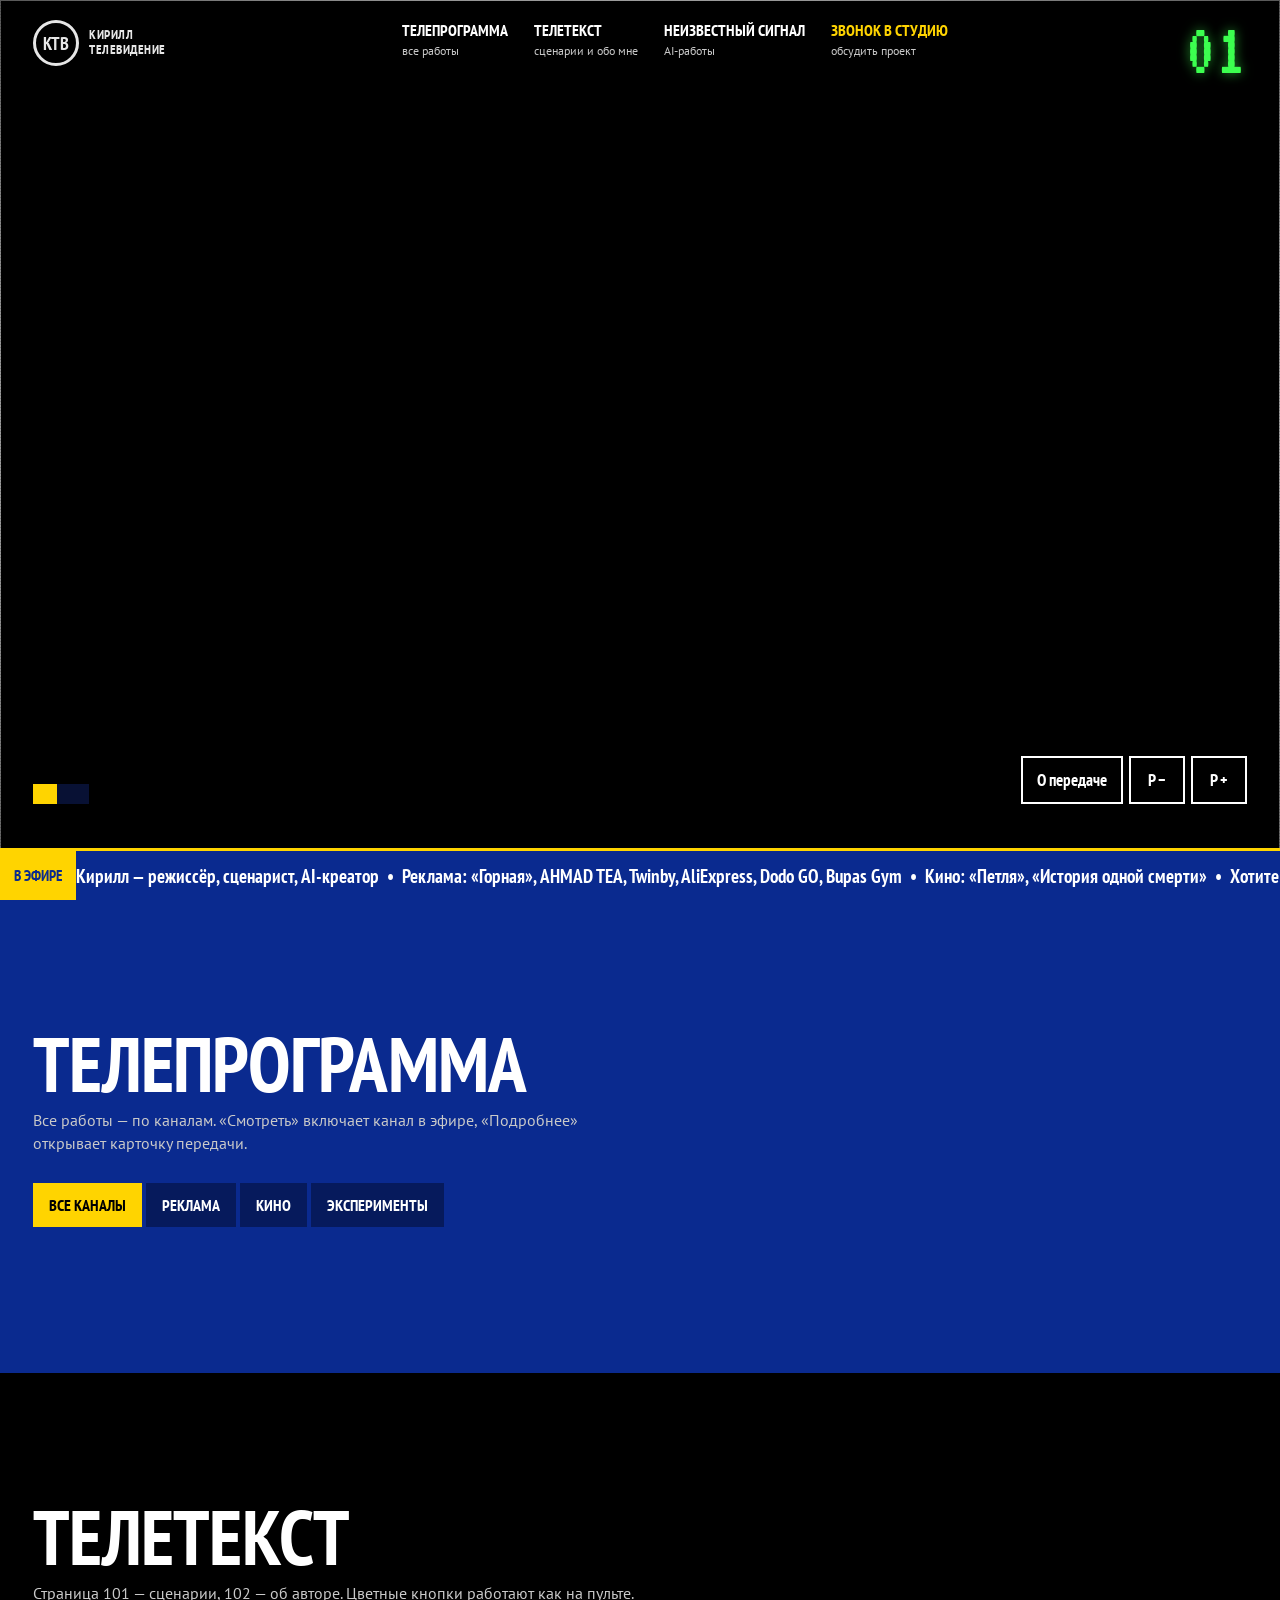
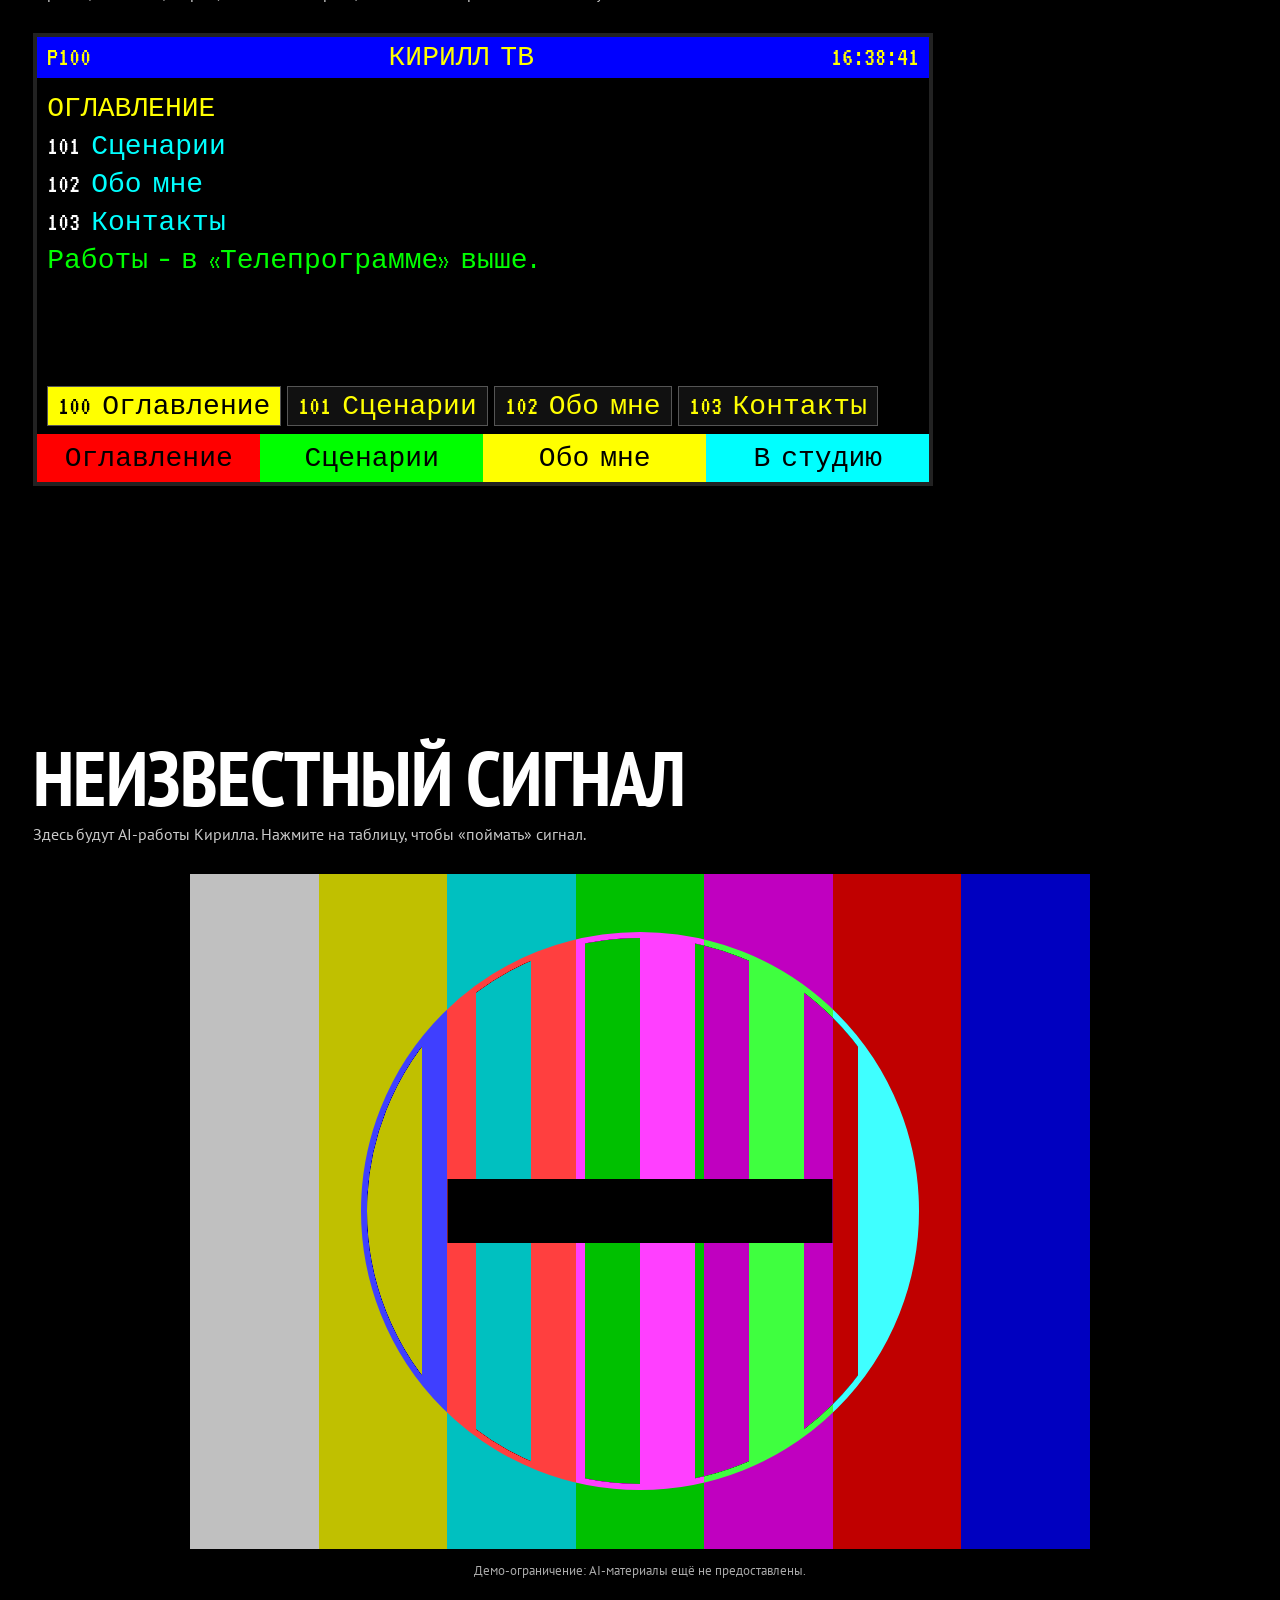
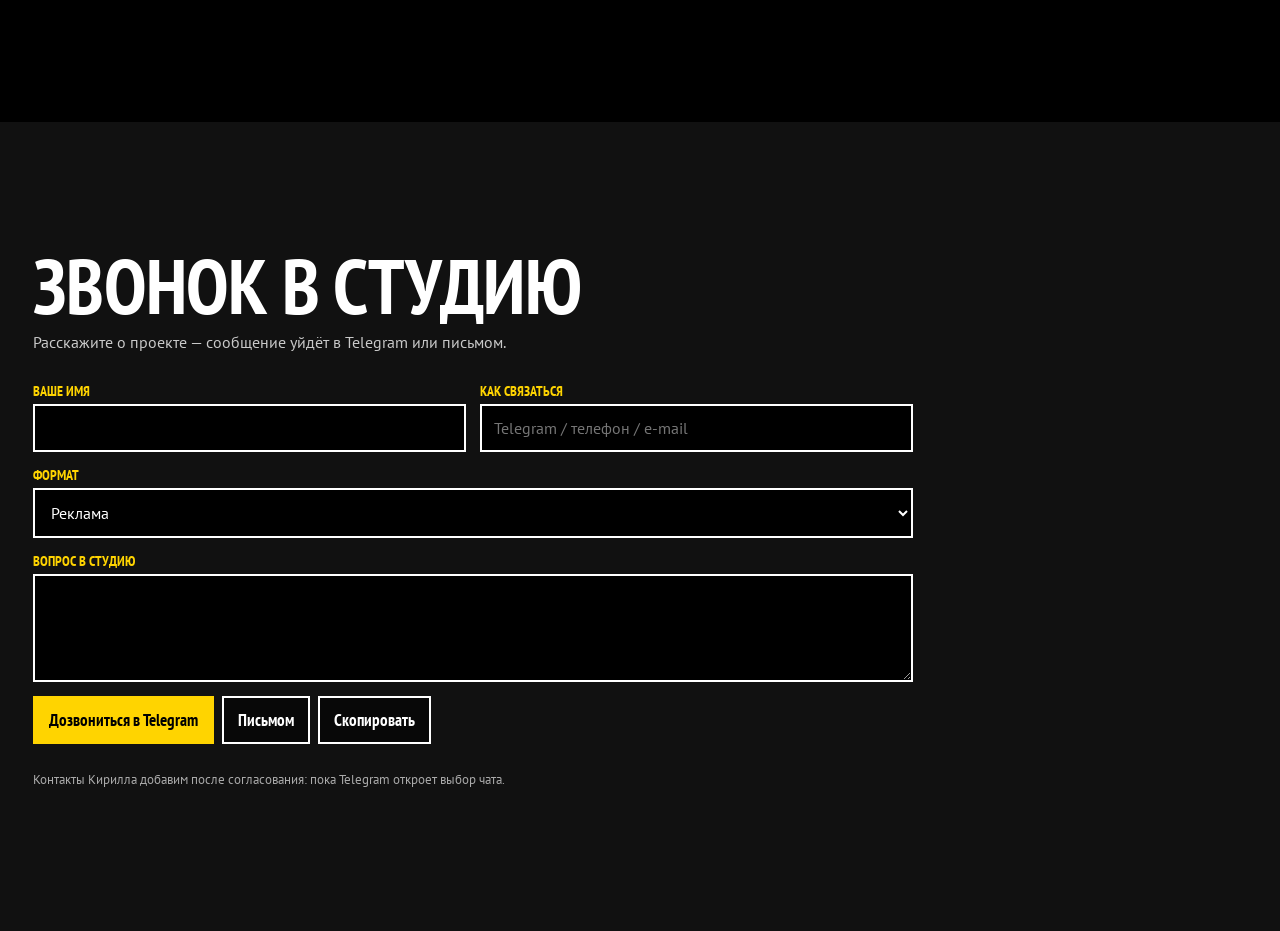
<file: concepts/concept-03/index.html>
<!doctype html>
<html lang="ru" data-concept="3" data-base="../../">
<head>
<meta charset="utf-8">
<meta name="viewport" content="width=device-width, initial-scale=1">
<title>КИРИЛЛ ТВ — режиссёр в эфире · Вариант 3</title>
<link rel="preconnect" href="https://fonts.googleapis.com">
<link rel="preconnect" href="https://fonts.gstatic.com" crossorigin>
<link href="https://fonts.googleapis.com/css2?family=PT+Sans+Narrow:wght@400;700&family=PT+Sans:wght@400;700&family=VT323&display=swap" rel="stylesheet">
<link rel="stylesheet" href="../../css/present.css">
<style>
:root{--blue:#0a2a8f;--yel:#ffd400;--grn:#3cff4f;--pad:clamp(16px,2.6vw,40px)}
*{box-sizing:border-box}
html{scroll-behavior:smooth}
body{margin:0;background:#000;color:#fff;font:16px/1.45 'PT Sans',system-ui,sans-serif}
a{color:#fff}
:focus-visible{outline:3px solid var(--yel);outline-offset:2px}
.nar{font-family:'PT Sans Narrow',sans-serif}
.tv{position:relative;height:100vh;min-height:600px;overflow:hidden;background:#000}
.scr{position:absolute;inset:0;border:0;padding:0;background:#000;cursor:pointer;display:flex;align-items:center;justify-content:center;width:100%}
.scr img,.scr video{height:100%;width:100%;object-fit:cover;display:block}
.scr .box{object-fit:contain}
.scr .lb{object-fit:contain}
.scr [hidden]{display:none}
.scr .on{animation:on .5s cubic-bezier(.2,.8,.1,1) both}
@keyframes on{from{transform:scaleY(.02);filter:brightness(3)}50%{transform:scaleY(1);filter:brightness(1.8)}to{filter:none}}
.scan{position:absolute;inset:0;pointer-events:none;background:repeating-linear-gradient(0deg,rgba(0,0,0,.18) 0 1px,transparent 1px 3px)}
.vig{position:absolute;inset:0;pointer-events:none;background:radial-gradient(ellipse at center,transparent 55%,rgba(0,0,0,.55))}
.noise{position:absolute;inset:-10%;pointer-events:none;opacity:0;background:#777}
.noise.on{opacity:1}
.noise svg{width:100%;height:100%;animation:jit .12s steps(3) infinite}
@keyframes jit{33%{transform:translate(-3%,2%)}66%{transform:translate(2%,-3%)}}
.top{position:absolute;inset:0 0 auto 0;display:flex;justify-content:space-between;align-items:flex-start;padding:20px var(--pad);pointer-events:none;gap:16px}
.top>*{pointer-events:auto}
.bug{display:flex;align-items:center;gap:10px;text-decoration:none;opacity:.9}
.bug b{display:flex;align-items:center;justify-content:center;width:46px;height:46px;border:3px solid #fff;border-radius:50%;font:700 18px 'PT Sans Narrow'}
.bug span{font:700 13px/1.15 'PT Sans Narrow';text-transform:uppercase;letter-spacing:.04em}
.nav{display:flex;gap:26px;text-transform:uppercase}
.nav a{text-decoration:none;display:flex;flex-direction:column;gap:2px}
.nav a b{font:700 16px 'PT Sans Narrow'}
.nav a small{font-size:12px;color:#c9c9c9;text-transform:none}
.nav a:hover small,.nav a:hover b{color:var(--yel)}
.osd{margin:0;font:clamp(56px,6vw,92px)/.8 'VT323',monospace;color:var(--grn);text-shadow:0 0 12px rgba(60,255,79,.6);transition:opacity .4s}
.osd.fade{opacity:0;transition-delay:2s}
.lower{position:absolute;left:var(--pad);bottom:96px;display:flex;align-items:stretch;max-width:min(720px,70vw)}
.lower .k{background:var(--yel);color:#000;font:700 13px/1 'PT Sans Narrow';text-transform:uppercase;padding:10px 12px;display:flex;align-items:center}
.lower .t{background:rgba(10,20,60,.88);padding:8px 16px;display:flex;flex-direction:column;justify-content:center}
.lower .t b{font:700 clamp(22px,2.4vw,34px)/1 'PT Sans Narrow'}
.lower .t span{font-size:14px;color:#d7dcf0}
.lower.in{animation:li .45s cubic-bezier(.2,.8,.1,1) both}
@keyframes li{from{transform:translateX(-30px);opacity:0}}
.rc{position:absolute;right:var(--pad);bottom:96px;display:flex;gap:6px}
.btn{min-width:56px;min-height:48px;padding:0 14px;border:2px solid #fff;background:rgba(0,0,0,.55);color:#fff;font:700 17px 'PT Sans Narrow';cursor:pointer;text-decoration:none;display:inline-flex;align-items:center;justify-content:center;gap:6px}
.btn:hover{background:var(--yel);color:#000;border-color:var(--yel)}
.btn.y{background:var(--yel);color:#000;border-color:var(--yel)}
.btn.y:hover{background:#fff;border-color:#fff}
.tick{position:absolute;left:0;right:0;bottom:0;height:52px;display:flex;background:var(--blue);border-top:3px solid var(--yel)}
.tick .l{flex:none;display:flex;align-items:center;padding:0 14px;background:var(--yel);color:var(--blue);font:700 15px 'PT Sans Narrow';text-transform:uppercase}
.tick .r{flex:1;overflow:hidden;display:flex;align-items:center;font:700 19px 'PT Sans Narrow'}
.tick .r span{display:inline-block;white-space:nowrap;animation:mq 40s linear infinite}
@keyframes mq{to{transform:translateX(-50%)}}
/* sections */
.sec{padding:clamp(70px,10vw,130px) var(--pad);position:relative}
.sec h2{margin:0 0 8px;font:700 clamp(40px,6vw,88px)/.95 'PT Sans Narrow';text-transform:uppercase;letter-spacing:-.01em}
.sec .sub{margin:0 0 28px;color:#c9c9c9;max-width:620px}
[data-reveal]{opacity:0;transform:scaleY(.04);transform-origin:center;transition:transform .6s cubic-bezier(.2,.8,.1,1),opacity .3s}
[data-reveal].is-in{opacity:1;transform:none}
.guide{background:var(--blue)}
.days{display:flex;flex-wrap:wrap;gap:4px;margin-bottom:18px}
.days button{min-height:44px;padding:0 16px;border:0;background:#061a5c;color:#fff;font:700 16px 'PT Sans Narrow';text-transform:uppercase;cursor:pointer}
.days button[aria-pressed="true"]{background:var(--yel);color:#000}
.days button:hover{background:#fff;color:#000}
.prog{list-style:none;margin:0;padding:0;display:flex;flex-direction:column;gap:4px}
.prog li{display:grid;grid-template-columns:90px 160px minmax(0,1fr) auto;gap:16px;align-items:center;background:#061a5c;padding:10px}
.prog li.hide{display:none}
.prog .ch{font:40px/1 'VT323',monospace;color:var(--grn)}
.prog img{width:160px;aspect-ratio:16/9;object-fit:cover;transition:transform .3s}
.prog li:hover img{transform:scale(1.05)}
.prog b{display:block;font:700 24px/1.05 'PT Sans Narrow'}
.prog small{color:#c9d2f5}
.prog .acts{display:flex;gap:6px}
.prog .btn{min-height:44px;font-size:15px}
.tt{background:#000;font-family:'VT323',monospace;font-size:clamp(20px,2.2vw,28px);line-height:1.15;max-width:900px;border:4px solid #222}
.tt .hdr{display:flex;justify-content:space-between;background:#00f;color:#ff0;padding:4px 10px}
.tt .body{padding:14px 10px;min-height:300px}
.tt .body p{margin:0 0 6px}
.tt .c{color:#0ff}.tt .y{color:#ff0}.tt .g{color:#0f0}.tt .m{color:#f0f}
.tt .keys{display:grid;grid-template-columns:repeat(4,1fr)}
.tt .keys button{min-height:48px;border:0;font:inherit;color:#000;cursor:pointer}
.tt .keys button:hover{filter:brightness(1.2);text-decoration:underline}
.tt .pages{display:flex;gap:6px;padding:8px 10px;flex-wrap:wrap}
.tt .pages button{min-height:40px;padding:0 10px;border:1px solid #555;background:#111;color:#ff0;font:inherit;cursor:pointer}
.tt .pages button[aria-current]{background:#ff0;color:#000}
.card{width:min(900px,100%);aspect-ratio:4/3;position:relative;overflow:hidden;background:#555;margin:0 auto}
.bars{position:absolute;inset:0;display:grid;grid-template-columns:repeat(7,1fr)}
.circ{position:absolute;left:50%;top:50%;width:62%;aspect-ratio:1;transform:translate(-50%,-50%);border-radius:50%;border:6px solid #fff;background:repeating-linear-gradient(90deg,#000 0 10%,#fff 10% 20%);mix-blend-mode:difference}
.card p{position:absolute;left:50%;top:50%;transform:translate(-50%,-50%);margin:0;background:#000;padding:10px 16px;font:700 clamp(18px,3vw,34px) 'PT Sans Narrow';text-transform:uppercase;text-align:center;white-space:nowrap}
.card.glitch .bars{animation:gl 2.4s steps(1) infinite}
@keyframes gl{0%,90%{transform:none}92%{transform:translateX(-6%) skewX(8deg)}95%{transform:translateX(4%)}}
.studio{background:#111}
form.ct{display:grid;grid-template-columns:1fr 1fr;gap:14px;max-width:880px}
.ct label{display:flex;flex-direction:column;gap:4px;font:700 14px 'PT Sans Narrow';text-transform:uppercase;color:var(--yel)}
.ct input,.ct select,.ct textarea{font:16px 'PT Sans';padding:12px;border:2px solid #fff;background:#000;color:#fff}
.ct .full{grid-column:1/-1}
.ct .row{grid-column:1/-1;display:flex;gap:8px;flex-wrap:wrap}
.ct [data-kp-status]{grid-column:1/-1;margin:0;background:var(--blue);padding:10px;border-left:6px solid var(--yel)}
.note{color:#aaa;font-size:13px}
/* overlay */
.ov{position:fixed;inset:0;z-index:80;background:#000;display:flex;flex-direction:column}
.ov[hidden]{display:none}
.ov .m{position:relative;flex:1;min-height:0;display:flex;align-items:center;justify-content:center;background:#000}
.ov .m img{max-width:100%;max-height:100%;object-fit:contain}
.ov .m .kp-player{width:100%;height:100%}
.ov .m img{animation:on .5s both}
.ov .info{background:var(--blue);border-top:3px solid var(--yel);padding:16px var(--pad);display:grid;grid-template-columns:minmax(0,1fr) auto;gap:16px;align-items:center}
.ov h3{margin:0;font:700 clamp(28px,3vw,44px)/1 'PT Sans Narrow'}
.ov .facts{margin:6px 0 0;color:#d7dcf0;font-size:14px}
.ov .x{position:absolute;top:14px;right:14px;z-index:2}
@media (max-width:860px){
  .nav{display:none}
  .lower{left:12px;right:12px;bottom:118px;max-width:none}
  .rc{right:12px;bottom:62px}
  .prog li{grid-template-columns:56px minmax(0,1fr);}
  .prog img{grid-column:1/-1;width:100%}
  .prog .ch{font-size:30px}
  .prog .acts{grid-column:1/-1}
  form.ct{grid-template-columns:1fr}
  .ov .info{grid-template-columns:1fr}
  .mnav{display:flex!important}
}
.mnav{display:none;position:sticky;top:0;z-index:30;overflow:auto;background:var(--blue);border-bottom:3px solid var(--yel)}
.mnav a{flex:none;padding:12px 14px;font:700 15px 'PT Sans Narrow';text-transform:uppercase;text-decoration:none}
@media (prefers-reduced-motion:reduce){*{animation:none!important;transition:none!important}[data-reveal]{opacity:1;transform:none}html{scroll-behavior:auto}}
</style>
</head>
<body>
<section class="tv" id="top" aria-label="Эфир">
  <button class="scr" id="scr" type="button" aria-label="Следующий канал"><video id="tvv" hidden aria-hidden="true"></video><img id="shot" alt=""></button>
  <button class="kp-play" id="tvplay" type="button" hidden>▶ Включить телевизор</button>
  <div class="scan"></div><div class="vig"></div>
  <div class="noise" id="noise" aria-hidden="true"><svg><filter id="n"><feTurbulence id="turb" type="fractalNoise" baseFrequency=".85" numOctaves="1"/><feColorMatrix type="saturate" values="0"/></filter><rect width="100%" height="100%" filter="url(#n)"/></svg></div>
  <header class="top">
    <a class="bug" href="#top" aria-label="КИРИЛЛ ТВ"><b>КТВ</b><span>Кирилл<br>телевидение</span></a>
    <nav class="nav" aria-label="Разделы">
      <a href="#programma"><b>Телепрограмма</b><small>все работы</small></a>
      <a href="#teletext"><b>Телетекст</b><small>сценарии и обо мне</small></a>
      <a href="#signal"><b>Неизвестный сигнал</b><small>AI-работы</small></a>
      <a href="#studio"><b style="color:var(--yel)">Звонок в студию</b><small>обсудить проект</small></a>
    </nav>
    <p class="osd" id="osd" aria-hidden="true">01</p>
  </header>
  <div class="lower" id="lower" aria-live="polite"><span class="k" id="lk"></span><span class="t"><b id="lt"></b><span id="lm"></span></span></div>
  <div class="rc"><button class="btn" id="info" type="button">О передаче</button><button class="btn" id="pm" type="button" aria-label="Предыдущий канал">P −</button><button class="btn" id="pp" type="button" aria-label="Следующий канал">P +</button></div>
  <div class="tick"><span class="l">В эфире</span><div class="r"><span>Кирилл — режиссёр, сценарист, AI-креатор&nbsp;&nbsp;•&nbsp;&nbsp;Реклама: «Горная», AHMAD TEA, Twinby, AliExpress, Dodo GO, Bupas Gym&nbsp;&nbsp;•&nbsp;&nbsp;Кино: «Петля», «История одной смерти»&nbsp;&nbsp;•&nbsp;&nbsp;Хотите ролик? Звонок в студию — внизу страницы&nbsp;&nbsp;•&nbsp;&nbsp;Кликните по экрану или свайпните, чтобы переключить канал&nbsp;&nbsp;•&nbsp;&nbsp;Кирилл — режиссёр, сценарист, AI-креатор&nbsp;&nbsp;•&nbsp;&nbsp;Реклама: «Горная», AHMAD TEA, Twinby, AliExpress, Dodo GO, Bupas Gym&nbsp;&nbsp;•&nbsp;&nbsp;Кино: «Петля», «История одной смерти»&nbsp;&nbsp;•&nbsp;&nbsp;Хотите ролик? Звонок в студию — внизу страницы&nbsp;&nbsp;•&nbsp;&nbsp;Кликните по экрану или свайпните, чтобы переключить канал&nbsp;&nbsp;•&nbsp;&nbsp;</span></div></div>
</section>
<nav class="mnav" aria-label="Разделы (мобильная)"><a href="#top">Эфир</a><a href="#programma">Телепрограмма</a><a href="#teletext">Телетекст</a><a href="#signal">AI-сигнал</a><a href="#studio" style="color:var(--yel)">Звонок в студию</a></nav>

<main>
<section class="sec guide" id="programma">
  <h2 data-reveal>Телепрограмма</h2>
  <p class="sub">Все работы — по каналам. «Смотреть» включает канал в эфире, «Подробнее» открывает карточку передачи.</p>
  <div class="days" role="group" aria-label="Фильтр"><button aria-pressed="true" data-f="all">Все каналы</button><button aria-pressed="false" data-f="ads">Реклама</button><button aria-pressed="false" data-f="film">Кино</button><button aria-pressed="false" data-f="exp">Эксперименты</button></div>
  <ol class="prog" id="prog"></ol>
</section>

<section class="sec" id="teletext">
  <h2 data-reveal>Телетекст</h2>
  <p class="sub">Страница 101 — сценарии, 102 — об авторе. Цветные кнопки работают как на пульте.</p>
  <div class="tt" data-reveal>
    <div class="hdr"><span id="ttp">P100</span><span>КИРИЛЛ ТВ</span><span id="ttc">00:00:00</span></div>
    <div class="body" id="ttb"></div>
    <div class="pages" id="ttpages"><button data-p="100">100 Оглавление</button><button data-p="101">101 Сценарии</button><button data-p="102">102 Обо мне</button><button data-p="103">103 Контакты</button></div>
    <div class="keys"><button style="background:#f00" data-p="100">Оглавление</button><button style="background:#0f0" data-p="101">Сценарии</button><button style="background:#ff0" data-p="102">Обо мне</button><button style="background:#0ff" data-go="#studio">В студию</button></div>
  </div>
</section>

<section class="sec" id="signal">
  <h2 data-reveal>Неизвестный сигнал</h2>
  <p class="sub">Здесь будут AI-работы Кирилла. Нажмите на таблицу, чтобы «поймать» сигнал.</p>
  <button class="card glitch" id="tcard" type="button" style="border:0;padding:0;display:block;cursor:pointer" aria-label="Поймать сигнал">
    <div class="bars"><i style="background:#c0c0c0"></i><i style="background:#c0c000"></i><i style="background:#00c0c0"></i><i style="background:#00c000"></i><i style="background:#c000c0"></i><i style="background:#c00000"></i><i style="background:#0000c0"></i></div>
    <div class="circ"></div><p id="tcp">AI-работы скоро в эфире</p>
  </button>
  <p class="note" style="text-align:center">Демо-ограничение: AI-материалы ещё не предоставлены.</p>
</section>

<section class="sec studio" id="studio">
  <h2 data-reveal>Звонок в студию</h2>
  <p class="sub">Расскажите о проекте — сообщение уйдёт в Telegram или письмом.</p>
  <form class="ct" data-kp-contact>
    <label>Ваше имя<input name="name"></label>
    <label>Как связаться<input name="contact" placeholder="Telegram / телефон / e-mail"></label>
    <label class="full">Формат<select name="project"><option>Реклама</option><option>Кино</option><option>Клип</option><option>AI-проект</option><option>Сценарий</option></select></label>
    <label class="full">Вопрос в студию<textarea name="message" rows="4"></textarea></label>
    <div class="row"><button class="btn y" data-act="tg" type="button">Дозвониться в Telegram</button><button class="btn" data-act="mail" type="button">Письмом</button><button class="btn" data-act="copy" type="button">Скопировать</button></div>
    <p data-kp-status role="status" aria-live="polite" hidden></p>
    <p class="note full">Контакты Кирилла добавим после согласования: пока Telegram откроет выбор чата.</p>
  </form>
</section>
</main>

<div class="ov" id="ov" role="dialog" aria-modal="true" aria-labelledby="ovt" hidden>
  <button class="btn x" type="button" data-close>Закрыть ×</button>
  <div class="m" id="ovm"></div>
  <div class="info"><div><span class="nar" id="ovk" style="background:var(--yel);color:#000;padding:2px 8px;font-weight:700;text-transform:uppercase"></span><h3 id="ovt" style="margin-top:8px"></h3><p class="facts" id="ovf"></p><p class="note" id="ovn" style="color:#c9d2f5"></p></div>
  <div style="display:flex;gap:8px;flex-wrap:wrap"><a class="btn y" id="ovs" target="_blank" rel="noopener">Смотреть оригинал ↗</a><button class="btn" id="ovnext" type="button">Следующий канал ▶</button></div></div>
</div>

<script src="../../assets/videos/manifest.js"></script>
<script src="../../js/data.js"></script>
<script src="../../js/config.js"></script>
<script src="../../js/common.js"></script>
<script src="../../js/present.js"></script>
<script>
(function(){
  var $ = KP.qs, W = KP.works, i = 0, t;
  function ch(k){ var n=k+1; return (n<10?'0':'')+n; }
  var tvv = KP.registerBg($('#tvv'));
  function tune(k, instant){
    clearTimeout(t); var nz = $('#noise');
    tvv.pause();                                   /* 1. текущее видео останавливается */
    if (!instant && !KP.reduced){ $('#turb').setAttribute('seed', Math.floor(Math.random()*99)); nz.classList.add('on'); }  /* 2. помехи */
    t = setTimeout(function(){
      i = (k + W.length) % W.length; var w = W[i], img = $('#shot'), src = KP.previewSrc(w);
      var cls = w.aspect==='4:3' ? 'box' : (w.aspect.indexOf('16:9')<0 ? 'lb' : '');
      if (src) {                                   /* 3. загружается следующий ролик */
        tvv.className = cls; tvv.poster = KP.posterOf(w,0); tvv.src = src; tvv.loop = true; tvv.hidden = false; img.hidden = true;
        void tvv.offsetWidth; if (!KP.reduced) tvv.classList.add('on');
        if (!tvv._kpUserPaused) KP.tryPlay(tvv).then(function(ok){ $('#tvplay').hidden = ok; });   /* 6. воспроизведение */
      } else {
        tvv.removeAttribute('src'); tvv.load(); tvv.hidden = true; img.hidden = false;
        img.src = KP.poster(w.posters[0]); img.alt = w.alt[0]; img.className = cls;
        void img.offsetWidth; if (!KP.reduced) img.classList.add('on');
      }
      nz.classList.remove('on');
      var o = $('#osd'); o.textContent = ch(i); o.classList.remove('fade'); void o.offsetWidth; o.classList.add('fade');
      $('#lk').textContent = w.kind; $('#lt').textContent = w.title; $('#lm').textContent = [w.dur, w.client].filter(Boolean).join(' · ');  /* 4–5. название и категория */
      var l = $('#lower'); l.classList.remove('in'); void l.offsetWidth; l.classList.add('in');
    }, instant||KP.reduced ? 0 : 220);
  }
  $('#tvplay').addEventListener('click', function(){ tvv._kpUserPaused = false; KP.tryPlay(tvv).then(function(ok){ $('#tvplay').hidden = ok; }); });
  $('#scr').addEventListener('click', function(){ tune(i+1); });
  $('#pp').addEventListener('click', function(){ tune(i+1); });
  $('#pm').addEventListener('click', function(){ tune(i-1); });
  $('#info').addEventListener('click', function(){ openP(W[i].id); });
  var sx = null;
  $('#scr').addEventListener('touchstart', function(e){ sx = e.touches[0].clientX; }, {passive:true});
  $('#scr').addEventListener('touchend', function(e){ if (sx===null) return; var dx = e.changedTouches[0].clientX - sx; if (Math.abs(dx) > 50){ e.preventDefault(); tune(i + (dx<0?1:-1)); } sx=null; });
  document.addEventListener('keydown', function(e){
    if (/INPUT|TEXTAREA|SELECT/.test(document.activeElement.tagName) || !$('#ov').hidden) return;
    if (scrollY > innerHeight*.5) return;
    if (e.key==='ArrowUp'||e.key==='ArrowRight'){ e.preventDefault(); tune(i+1); }
    if (e.key==='ArrowDown'||e.key==='ArrowLeft'){ e.preventDefault(); tune(i-1); }
  });
  tune(0, true);

  /* телепрограмма */
  $('#prog').innerHTML = W.map(function(w,k){ return '<li data-cat="'+w.cat+'" data-reveal><span class="ch">'+ch(k)+'</span><img src="'+KP.poster(w.posters[0])+'" alt="" loading="lazy"><div><b>'+KP.esc(w.title)+'</b><small>'+KP.esc(w.kind)+(w.dur?' · '+KP.esc(w.dur):'')+'</small></div><div class="acts"><button class="btn" data-watch="'+k+'" type="button">Смотреть</button><button class="btn y" data-more="'+w.id+'" type="button">Подробнее</button></div></li>'; }).join('');
  KP.qsa('[data-watch]').forEach(function(b){ b.addEventListener('click', function(){ tune(+b.dataset.watch); scrollTo({top:0,behavior:KP.reduced?'auto':'smooth'}); }); });
  KP.qsa('[data-more]').forEach(function(b){ b.addEventListener('click', function(){ openP(b.dataset.more); }); });
  KP.qsa('.days button').forEach(function(b){ b.addEventListener('click', function(){ KP.qsa('.days button').forEach(function(x){ x.setAttribute('aria-pressed', x===b); }); KP.qsa('#prog li').forEach(function(li){ li.classList.toggle('hide', b.dataset.f!=='all' && li.dataset.cat!==b.dataset.f); }); }); });

  /* телетекст */
  var P = {
    '100': '<p class="y">ОГЛАВЛЕНИЕ</p><p>101 <span class="c">Сценарии</span></p><p>102 <span class="c">Обо мне</span></p><p>103 <span class="c">Контакты</span></p><p class="g">Работы — в «Телепрограмме» выше.</p>',
    '101': '<p class="y">101 СЦЕНАРИИ</p><p>Здесь будут сценарии, синопсисы и концепции Кирилла.</p><p class="m">ДЕМО: материалы ещё не получены.</p><p>Структура страницы: логлайн · синопсис · страницы сценария · статус проекта.</p>',
    '102': '<p class="y">102 ОБО МНЕ</p><p>Привет! Я Кирилл — режиссёр, сценарист и AI-креатор.</p><p>Снимаю рекламу, пишу кино и иногда делаю странные вещи с нейросетями.</p><p class="c">Реклама · Кино · Эксперименты</p>',
    '103': '<p class="y">103 КОНТАКТЫ</p><p>Звонок в студию — внизу страницы.</p><p class="g">Telegram и e-mail будут добавлены после согласования.</p>'
  };
  function page(p){ $('#ttp').textContent='P'+p; $('#ttb').innerHTML=P[p]; KP.qsa('#ttpages button').forEach(function(b){ b.toggleAttribute('aria-current', b.dataset.p===p); }); }
  KP.qsa('.tt [data-p]').forEach(function(b){ b.addEventListener('click', function(){ page(b.dataset.p); }); });
  KP.qsa('.tt [data-go]').forEach(function(b){ b.addEventListener('click', function(){ $(b.dataset.go).scrollIntoView({behavior:KP.reduced?'auto':'smooth'}); }); });
  page('100');
  setInterval(function(){ var d=new Date(); $('#ttc').textContent=d.toTimeString().slice(0,8); }, 1000);

  /* сигнал */
  var msgs = ['AI-работы скоро в эфире','Сигнал слабый… но он есть','Настройтесь позже','Неизвестный сигнал: AI'], mi=0;
  $('#tcard').addEventListener('click', function(){ mi=(mi+1)%msgs.length; $('#tcp').textContent=msgs[mi]; this.classList.remove('glitch'); void this.offsetWidth; this.classList.add('glitch'); });

  /* карточка передачи */
  var ov = $('#ov'), M = KP.modal(ov), cur;
  function openP(id){ var w = KP.byId(id); cur = w;
    $('#ovm').innerHTML = KP.mediaHTML(w); $('#ovk').textContent = w.kind; $('#ovt').textContent = w.title;
    $('#ovf').textContent = [w.client, w.dur||'длительность уточняется', 'кадр '+w.aspect, 'загружено '+w.upload, 'роль — уточняется'].join(' · ');
    $('#ovn').textContent = [w.note, KP.sourceNote(w)].filter(Boolean).join(' '); $('#ovs').href = w.source;
    if (ov.hidden) M.open(); else KP.startPlayer(ov); }
  $('#ovnext').addEventListener('click', function(){ var k = W.indexOf(cur); openP(W[(k+1)%W.length].id); });

  KP.wireContact($('[data-kp-contact]'), 'КИРИЛЛ ТВ');
  KP.reveal();
})();
</script>
</body>
</html>
</file>
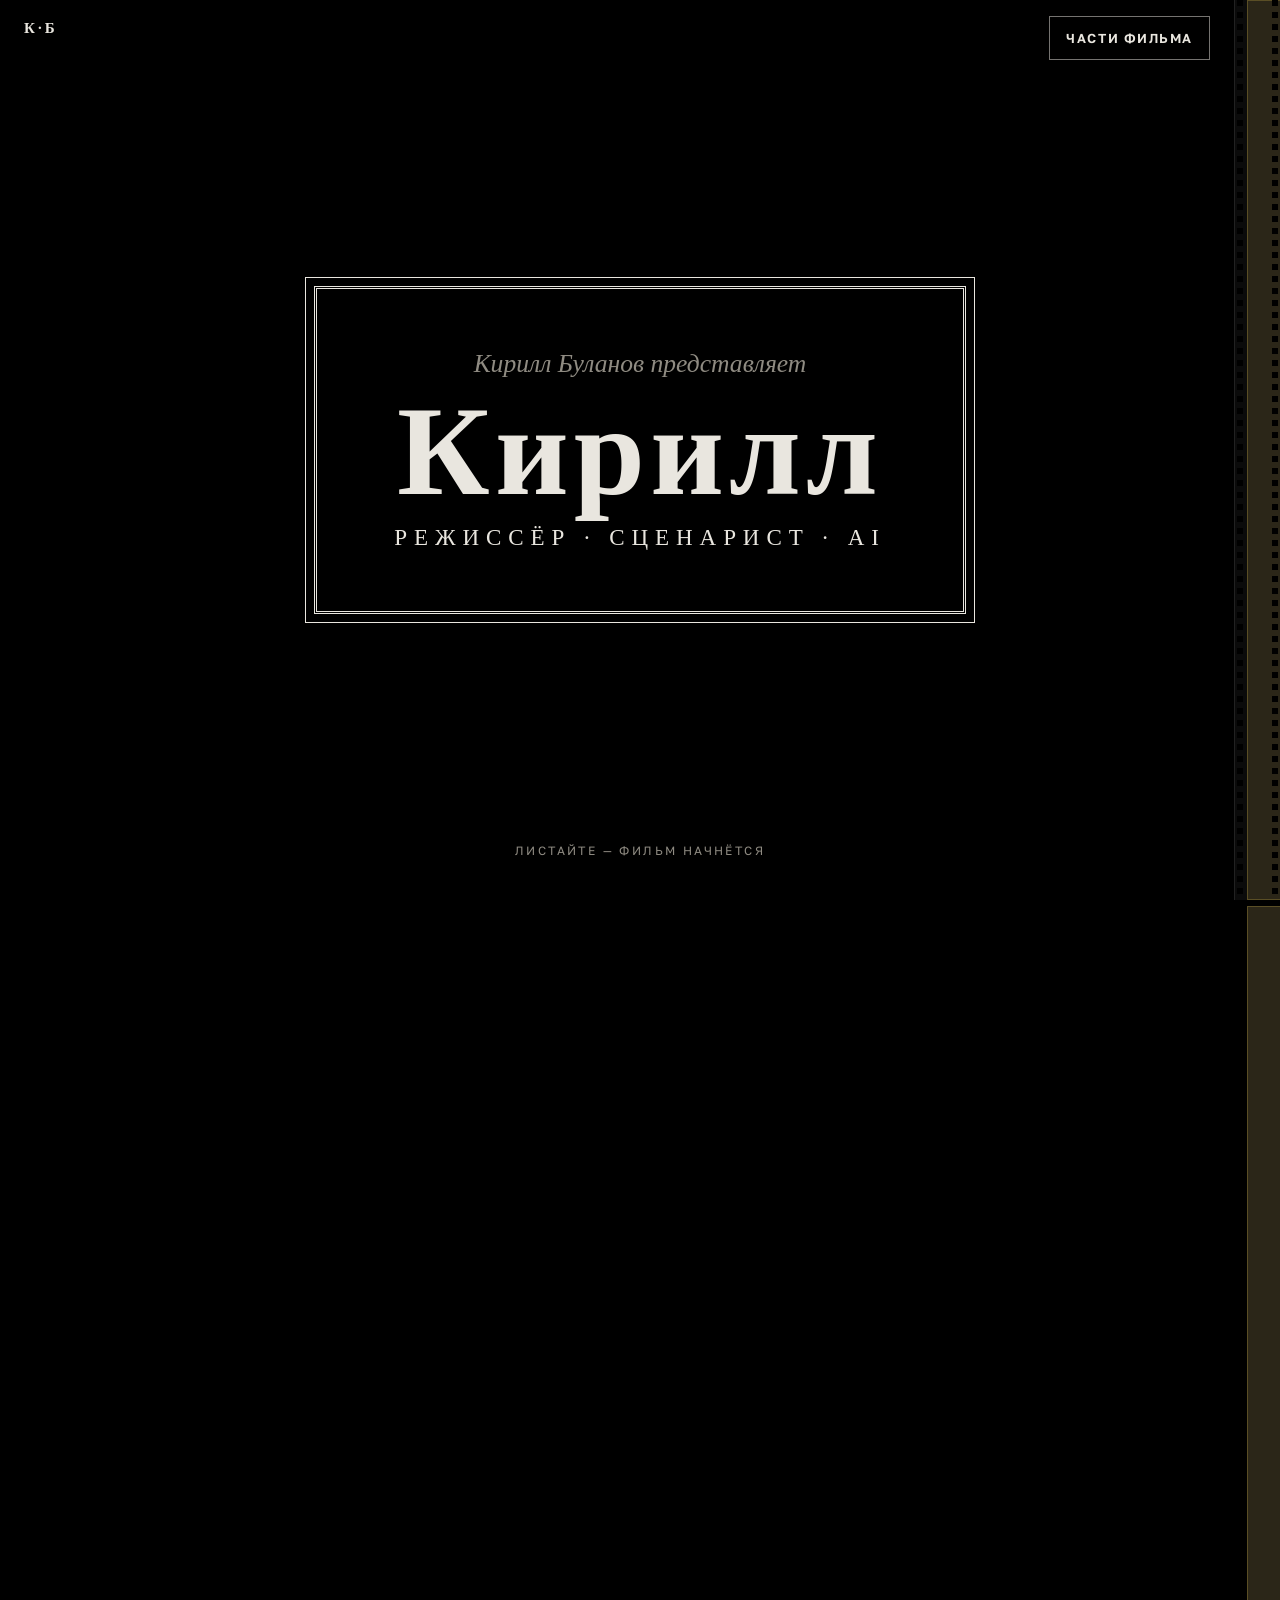
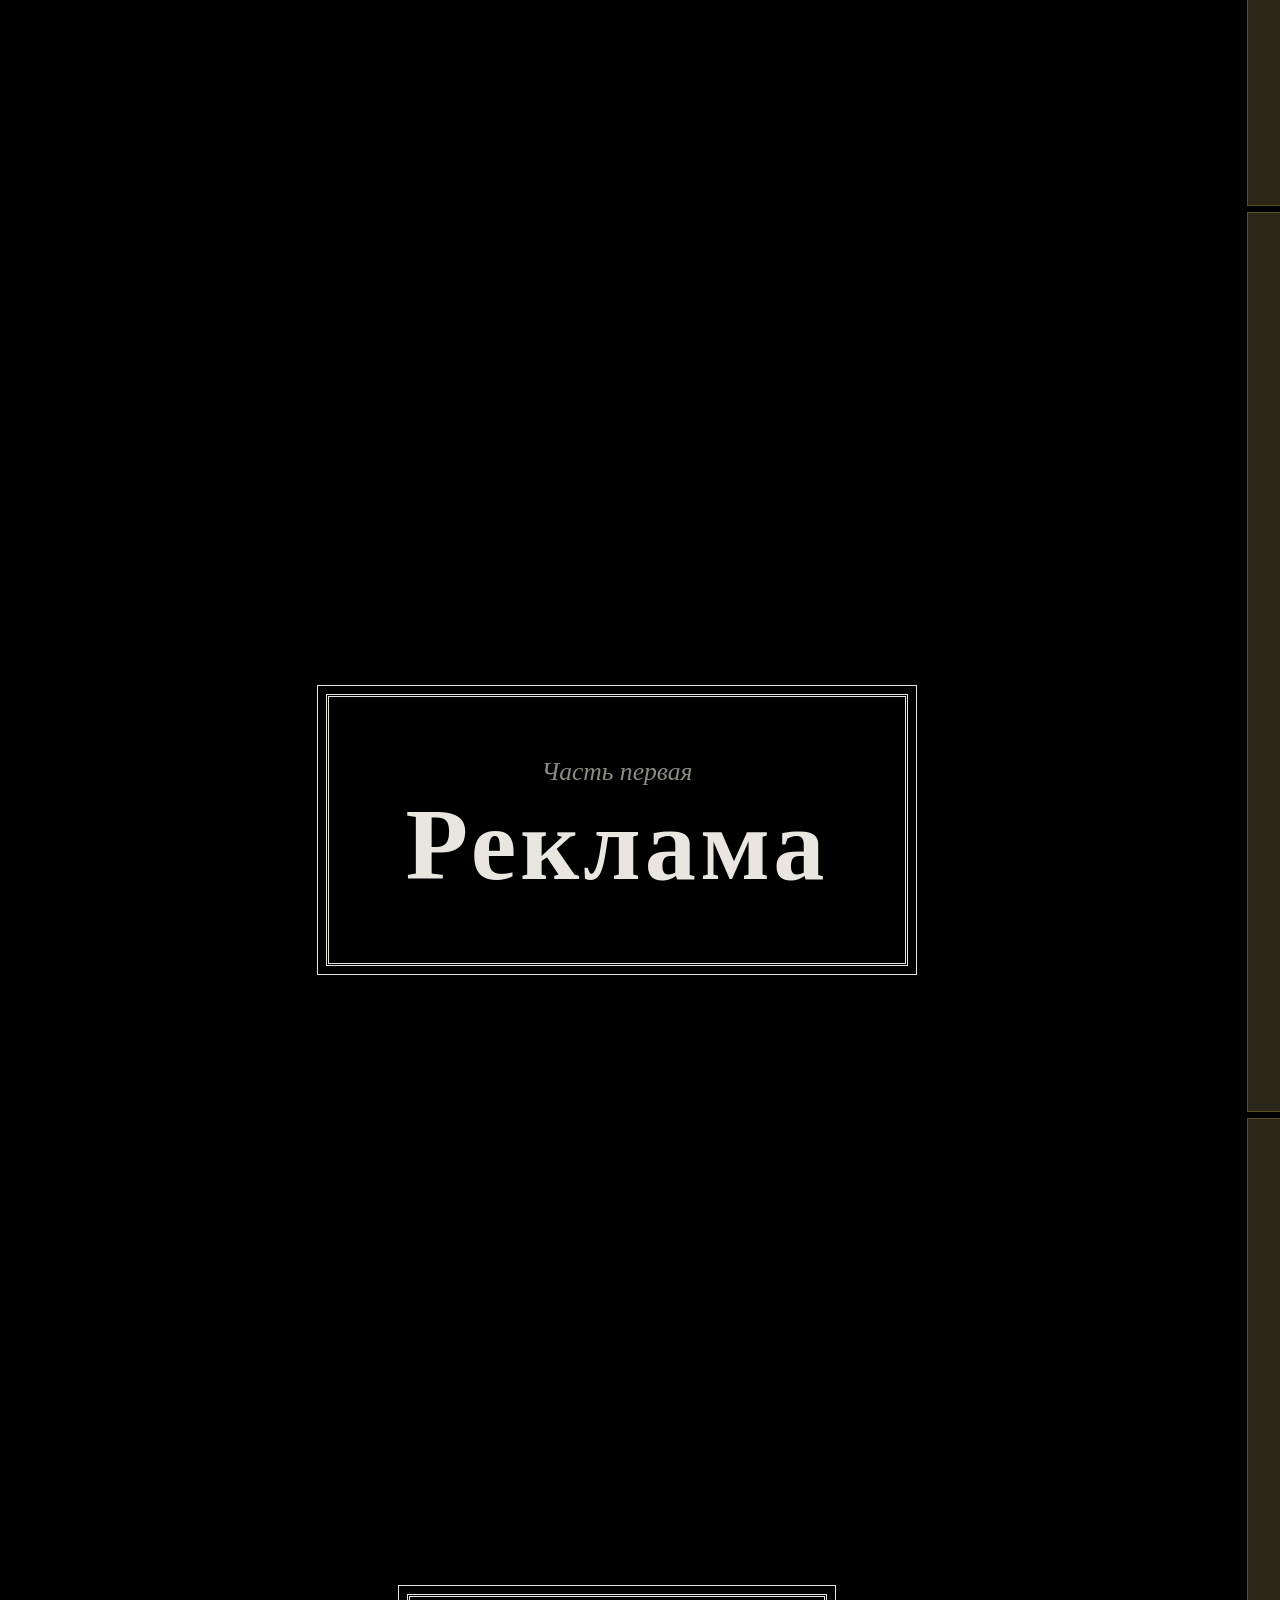
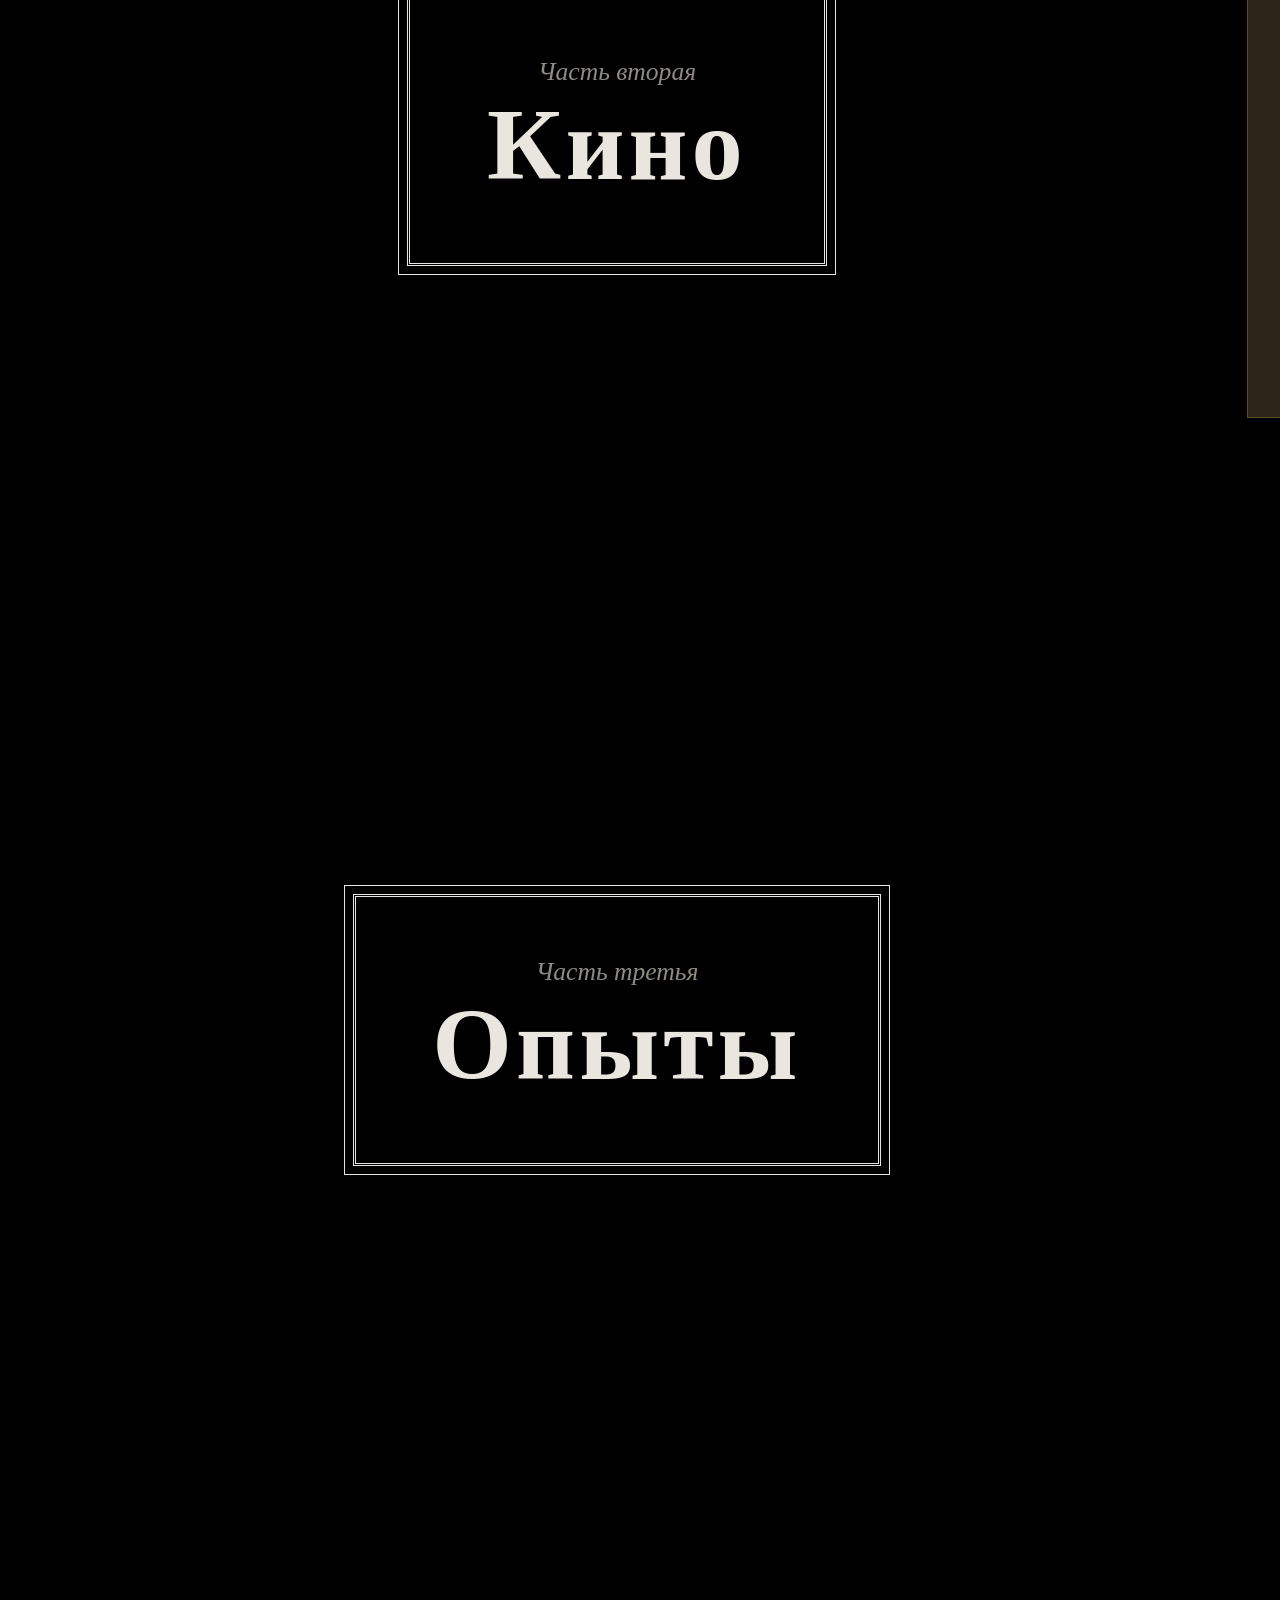
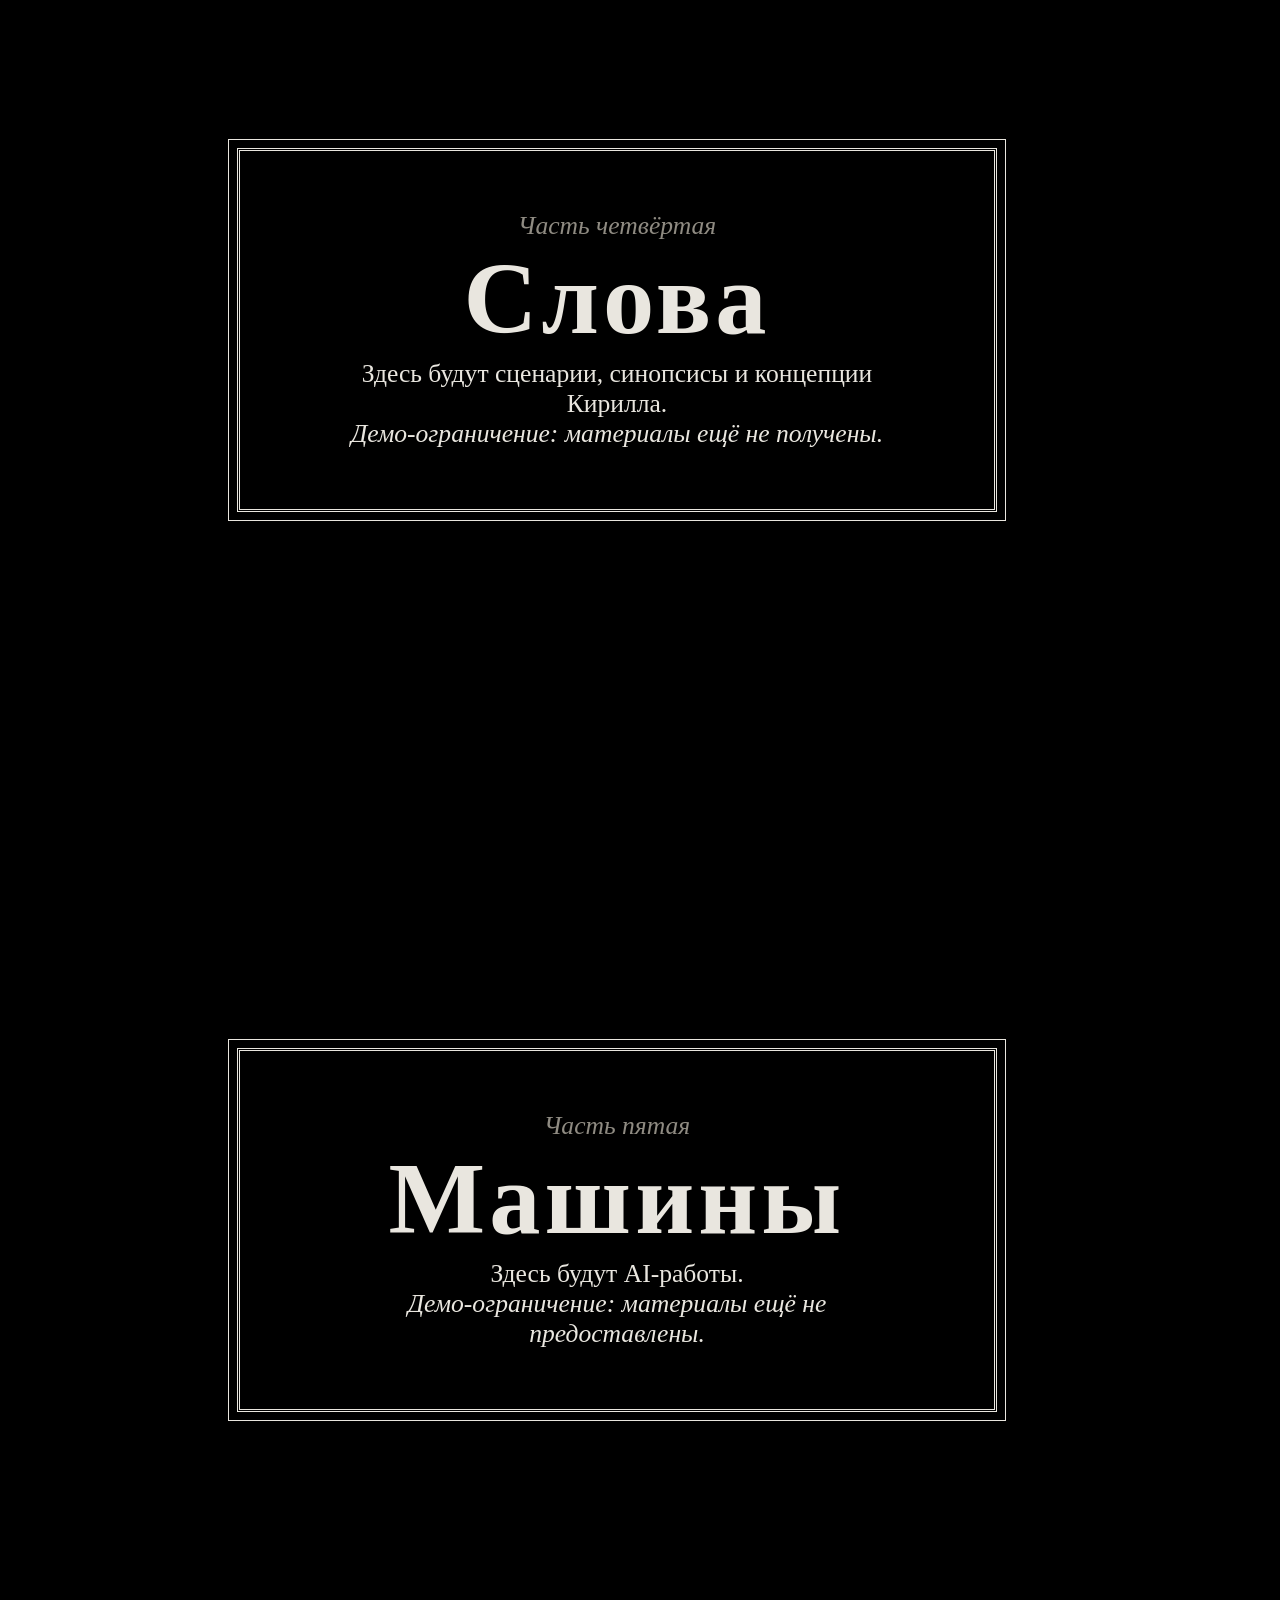
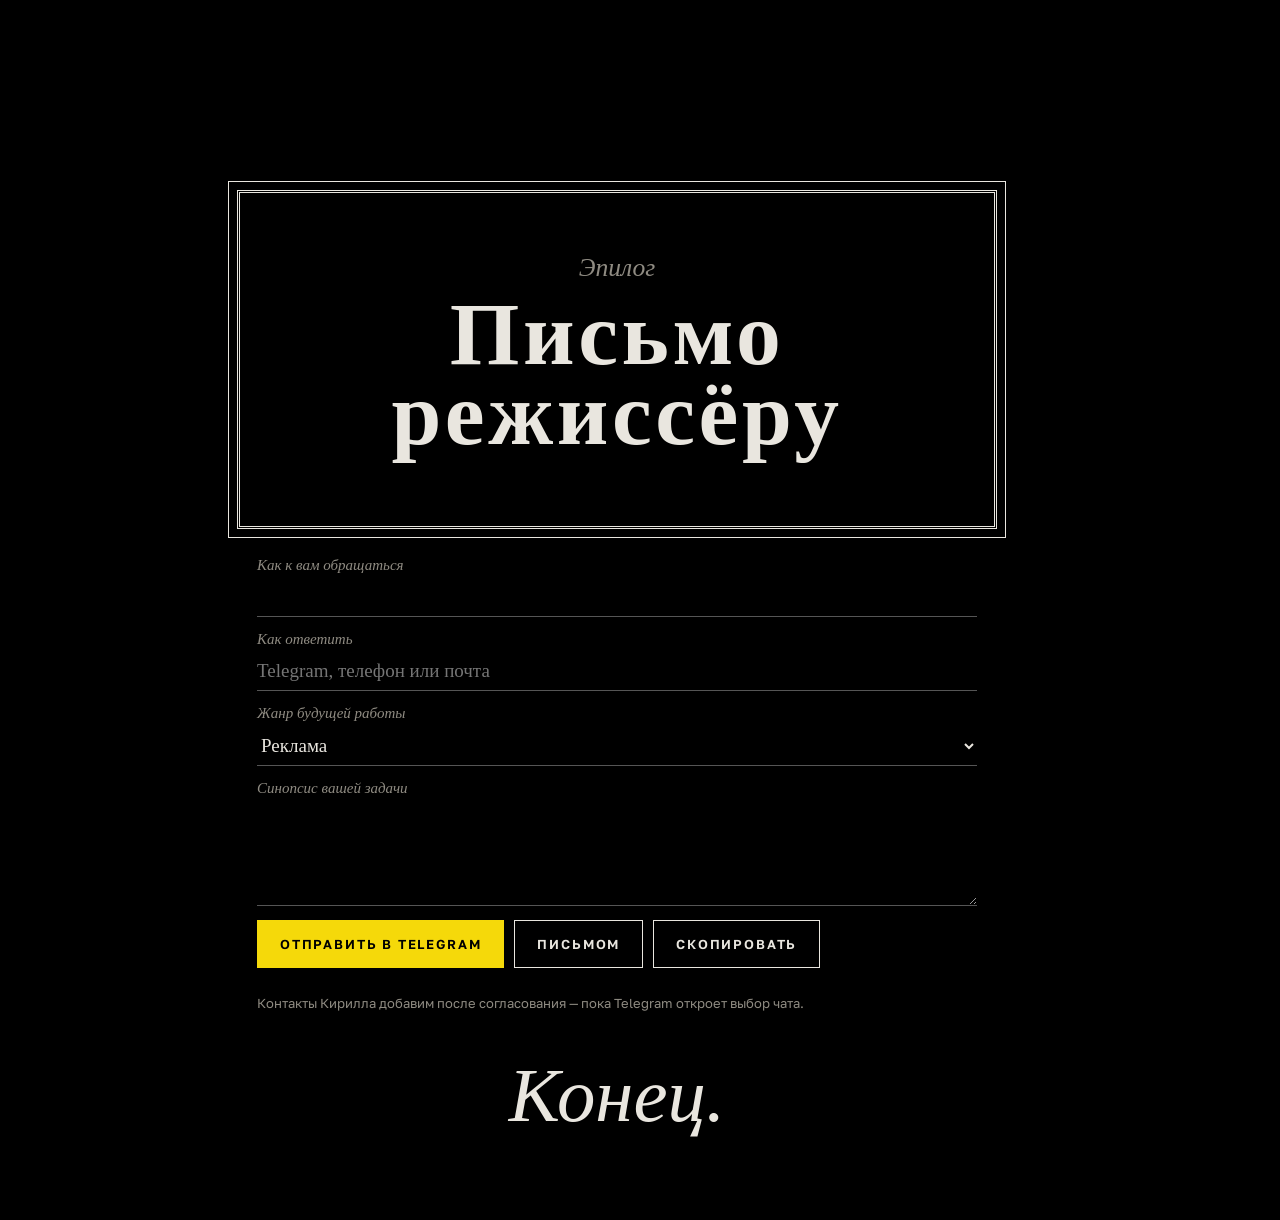
<file: concepts/concept-04/index.html>
<!doctype html>
<html lang="ru" data-concept="4" data-base="../../">
<head>
<meta charset="utf-8">
<meta name="viewport" content="width=device-width, initial-scale=1">
<title>Кирилл · Кино по скроллу · Вариант 4</title>
<link rel="preconnect" href="https://fonts.googleapis.com">
<link rel="preconnect" href="https://fonts.gstatic.com" crossorigin>
<link href="https://fonts.googleapis.com/css2?family=Old+Standard+TT:ital,wght@0,400;0,700;1,400&family=Golos+Text:wght@400;600;700&display=swap" rel="stylesheet">
<link rel="stylesheet" href="../../css/present.css">
<style>
:root{--ink:#e9e6df;--sub:#f5d90a;--dim:#8f8b82}
*{box-sizing:border-box}
body{margin:0;background:#000;color:var(--ink);font:16px/1.5 'Golos Text',system-ui,sans-serif}
a{color:inherit}
:focus-visible{outline:2px solid var(--sub);outline-offset:3px}
.os{font-family:'Old Standard TT',serif}
/* fixed chrome */
.brand{position:fixed;left:24px;top:20px;z-index:20;font:700 15px 'Old Standard TT';letter-spacing:.2em;text-decoration:none;mix-blend-mode:difference}
.chap{position:fixed;right:70px;top:16px;z-index:20;min-height:44px;padding:0 16px;border:1px solid rgba(233,230,223,.5);background:rgba(0,0,0,.4);color:var(--ink);font:600 13px 'Golos Text';letter-spacing:.12em;text-transform:uppercase;cursor:pointer}
.chap:hover{background:var(--ink);color:#000}
.strip{position:fixed;right:0;top:0;bottom:0;width:46px;z-index:20;background:#0b0b0b;border-left:1px solid #222;display:flex;flex-direction:column;justify-content:center;gap:6px;padding:10px 6px}
.strip::before,.strip::after{content:"";position:absolute;top:0;bottom:0;width:6px;background:repeating-linear-gradient(180deg,#000 0 6px,transparent 6px 12px)}
.strip::before{left:2px}.strip::after{right:2px}
.strip a{position:relative;display:block;height:clamp(16px,3vh,30px);margin:0 6px;background:#1c1c1c;border:1px solid #333;transition:background .3s}
.strip a.part{background:#2b2618;border-color:#5a4e25}
.strip a:hover{background:#555}
.strip a[aria-current]{background:var(--sub);border-color:var(--sub)}
.strip a span{position:absolute;right:42px;top:50%;transform:translateY(-50%);white-space:nowrap;background:#000;padding:4px 8px;font-size:12px;opacity:0;pointer-events:none;transition:opacity .2s}
.strip a:hover span,.strip a:focus-visible span{opacity:1}
.cursor{position:fixed;left:0;top:0;z-index:30;width:92px;height:92px;margin:-46px 0 0 -46px;border-radius:50%;border:1px solid var(--ink);display:flex;align-items:center;justify-content:center;font:600 11px 'Golos Text';letter-spacing:.14em;text-transform:uppercase;pointer-events:none;opacity:0;transform:scale(.5);transition:opacity .25s,transform .35s cubic-bezier(.2,.8,.1,1);mix-blend-mode:difference}
.cursor.on{opacity:1;transform:scale(1)}
/* opening */
.open{height:220vh;position:relative}
.open .stick{position:sticky;top:0;height:100vh;overflow:hidden;display:flex;align-items:center;justify-content:center}
.open .iris{position:absolute;inset:0;background:url(../../assets/posters/petlya.jpg) center/cover;clip-path:circle(var(--r,0%) at 50% 50%)}
.it-card{position:relative;text-align:center;padding:clamp(28px,5vw,60px) clamp(28px,6vw,90px);border:3px double var(--ink);outline:1px solid var(--ink);outline-offset:8px;background:#000;max-width:min(760px,86vw)}
.it-card p{margin:0}
.it-card .t1{font:italic 400 clamp(18px,2vw,26px) 'Old Standard TT';color:var(--dim)}
.it-card .t2{font:700 clamp(54px,10vw,150px)/.9 'Old Standard TT';letter-spacing:.04em;margin:.12em 0}
.it-card .t3{font:400 clamp(16px,1.8vw,24px) 'Old Standard TT';letter-spacing:.3em;text-transform:uppercase}
.hint{position:absolute;bottom:28px;left:50%;transform:translateX(-50%);font-size:12px;letter-spacing:.2em;text-transform:uppercase;color:var(--dim);animation:bob 2s ease-in-out infinite}
@keyframes bob{50%{transform:translate(-50%,6px)}}
/* parts & scenes */
.part{min-height:100vh;display:flex;align-items:center;justify-content:center;padding:80px 70px 80px 24px}
.part .it-card{opacity:.0;transform:scale(.94);transition:opacity 1s,transform 1.2s cubic-bezier(.2,.8,.1,1)}
.part .it-card.is-in{opacity:1;transform:none}
.part .flick{animation:flick 4s steps(1) infinite}
@keyframes flick{0%,96%{opacity:1}97%{opacity:.7}98%{opacity:1}99%{opacity:.85}}
.scene{height:190vh;position:relative}
.scene .stick{position:sticky;top:0;height:100vh;overflow:hidden;cursor:none}
.scene img,.scene video{position:absolute;inset:0;width:100%;height:100%;object-fit:cover;transform:scale(var(--z,1.3));transform-origin:var(--ox,50%) 45%;will-change:transform;filter:brightness(var(--b,.5))}
.scene .fit{object-fit:contain}
.scene .lb{position:absolute;left:0;right:0;height:var(--lb,50vh);background:#000;z-index:1}
.scene .lb.t{top:0}.scene .lb.b{bottom:0}
.scene .slate{position:absolute;left:24px;top:22px;z-index:2;font:600 12px 'Golos Text';letter-spacing:.18em;text-transform:uppercase;opacity:var(--o1,0);margin:0;padding-left:64px}
.scene .subs{position:absolute;left:0;right:46px;bottom:9vh;z-index:2;text-align:center;padding:0 24px}
.scene .subs p{margin:0 auto 6px;max-width:900px;font:600 clamp(20px,2.4vw,34px)/1.25 'Golos Text';color:var(--sub);text-shadow:0 2px 0 #000,0 0 12px rgba(0,0,0,.9);opacity:var(--o,0);transform:translateY(calc((1 - var(--o,0)) * 14px))}
.scene .subs p.s2{opacity:var(--o2,0);color:var(--ink)}
.scene .big{position:absolute;inset:0;z-index:2;display:flex;align-items:center;justify-content:center;pointer-events:none}
.scene .big h2{margin:0;font:700 clamp(48px,11vw,190px)/.85 'Old Standard TT';letter-spacing:.02em;text-align:center;color:transparent;-webkit-text-stroke:1.5px var(--ink);opacity:var(--o3,0);transform:scale(calc(1.2 - var(--o3,0) * .2))}
.scene button.hit{position:absolute;inset:0;z-index:3;background:transparent;border:0;cursor:none}
.scene button.hit:focus-visible{outline:3px solid var(--sub);outline-offset:-6px}
/* epilogue */
.epi{min-height:100vh;padding:110px 70px 80px 24px;display:flex;flex-direction:column;align-items:center;justify-content:center;gap:28px}
form.letter{width:min(720px,100%);font-family:'Old Standard TT',serif;font-size:19px;display:flex;flex-direction:column;gap:14px}
.letter label{display:flex;flex-direction:column;gap:4px;font:italic 15px 'Old Standard TT';color:var(--dim)}
.letter input,.letter select,.letter textarea{font:19px 'Old Standard TT';color:var(--ink);background:transparent;border:0;border-bottom:1px solid #555;padding:8px 0}
.letter select option{color:#000}
.letter input:focus,.letter textarea:focus{outline:0;border-color:var(--sub)}
.row{display:flex;flex-wrap:wrap;gap:10px}
.btn{min-height:48px;padding:0 22px;border:1px solid var(--ink);background:transparent;color:var(--ink);font:600 13px 'Golos Text';letter-spacing:.14em;text-transform:uppercase;cursor:pointer;text-decoration:none;display:inline-flex;align-items:center;gap:8px}
.btn:hover{background:var(--ink);color:#000}
.btn.y{background:var(--sub);color:#000;border-color:var(--sub)}
.btn.y:hover{background:var(--ink);border-color:var(--ink)}
[data-kp-status]{margin:0;color:var(--sub);font:15px 'Golos Text'}
.note{color:var(--dim);font:13px 'Golos Text'}
.end{text-align:center;font:italic 400 clamp(40px,6vw,90px) 'Old Standard TT';margin:0}
/* chapters overlay */
.menu{position:fixed;inset:0;z-index:70;background:rgba(0,0,0,.94);display:flex;align-items:center;justify-content:center}
.menu[hidden]{display:none}
.menu ol{list-style:none;margin:0;padding:0;text-align:center;counter-reset:c}
.menu a{display:block;padding:8px 16px;font:400 clamp(24px,3.4vw,44px) 'Old Standard TT';text-decoration:none}
.menu a:hover{color:var(--sub);font-style:italic}
.menu small{display:block;font:600 11px 'Golos Text';letter-spacing:.2em;color:var(--dim);text-transform:uppercase}
.menu .x{position:absolute;top:16px;right:16px}
/* cinema overlay */
.cin{position:fixed;inset:0;z-index:80;background:#000;display:grid;grid-template-columns:minmax(0,1fr) 360px}
.cin[hidden]{display:none}
.cin .m{position:relative;overflow:hidden;display:flex;align-items:center;justify-content:center;border-top:9vh solid #000;border-bottom:9vh solid #000}
.cin .m img{width:100%;height:100%;object-fit:cover;animation:kb 14s ease-out both}
.cin .m .kp-player{width:100%;height:100%}
@keyframes kb{from{transform:scale(1.12)}to{transform:scale(1)}}
.cin aside{border-left:1px solid #222;padding:70px 28px 28px;overflow:auto;display:flex;flex-direction:column;gap:14px}
.cin h3{margin:0;font:700 clamp(32px,3vw,48px)/1 'Old Standard TT'}
.cr{list-style:none;margin:0;padding:0;font:15px 'Old Standard TT'}
.cr li{display:flex;justify-content:space-between;gap:10px;padding:8px 0;border-bottom:1px dotted #444}
.cr li span:first-child{color:var(--dim);font-style:italic}
.cin .x{position:absolute;top:14px;right:14px;z-index:2}
@media (max-width:820px){
  .strip{top:auto;left:0;right:0;bottom:0;width:auto;height:8px;flex-direction:row;padding:0;gap:2px}
  .strip::before,.strip::after{display:none}
  .strip a{flex:1;height:8px;margin:0;border:0}
  .strip a span{display:none}
  .chap{right:14px}
  .part,.epi{padding-right:20px;padding-left:20px}
  .scene{height:160vh}
  .scene .subs{right:0;bottom:12vh}
  .scene .stick,.scene button.hit{cursor:pointer}
  .cursor{display:none}
  .cin{grid-template-columns:1fr;grid-template-rows:50vh 1fr}
  .cin .m{border-width:4vh}
}
@media (prefers-reduced-motion:reduce){*{animation:none!important;transition:none!important}.part .it-card{opacity:1;transform:none}}
</style>
</head>
<body>
<a class="brand" href="#start">К·Б</a>
<button class="chap" type="button" id="chapBtn" aria-haspopup="dialog">Части фильма</button>
<nav class="strip" id="strip" aria-label="Плёнка: сцены и части"></nav>
<div class="cursor" id="cursor" aria-hidden="true">Смотреть</div>

<main id="film">
  <section class="open" id="start" aria-label="Вступление">
    <div class="stick"><div class="iris" id="iris"></div>
      <div class="it-card" id="title"><p class="t1">Кирилл Буланов представляет</p><p class="t2">Кирилл</p><p class="t3">режиссёр · сценарист · AI</p></div>
      <p class="hint">Листайте — фильм начнётся</p>
    </div>
  </section>
</main>

<div class="menu" id="menu" role="dialog" aria-modal="true" aria-label="Части фильма" hidden>
  <button class="btn x" type="button" data-close>Закрыть ×</button>
  <ol id="menuList"></ol>
</div>

<div class="cin" id="cin" role="dialog" aria-modal="true" aria-labelledby="cint" hidden>
  <button class="btn x" type="button" data-close>Закрыть ×</button>
  <div class="m" id="cinm"></div>
  <aside><p class="note" id="cink" style="letter-spacing:.18em;text-transform:uppercase;margin:0"></p><h3 id="cint"></h3><ul class="cr" id="cinf"></ul><p class="note" id="cinn"></p>
  <div class="row"><a class="btn y" id="cins" target="_blank" rel="noopener">Смотреть оригинал ↗</a><button class="btn" id="cinnext" type="button">Следующая сцена →</button></div></aside>
</div>

<script src="../../assets/videos/manifest.js"></script>
<script src="../../js/data.js"></script>
<script src="../../js/config.js"></script>
<script src="../../js/common.js"></script>
<script src="../../js/present.js"></script>
<script>
(function(){
  var $ = KP.qs, W = KP.works, film = $('#film');
  var place = { gornaya:'ИНТ. СПОРТЗАЛ', ahmad:'НАТ. КАТОК — НОЧЬ', twinby:'ИНТ. КУХНЯ — ВЕЧЕР', aliexpress:'ИНТ. ВАННАЯ — УТРО', dodo:'НАТ. ГОРОД — ВЕЧЕР', bupas:'ИНТ. ЗАЛ — ДЕНЬ', petlya:'НАТ. ЗИМНИЙ ЛЕС — НОЧЬ', istoriya:'ИНТ. КВАРТИРА — НОЧЬ', parody:'ИНТ. ПРИХОЖАЯ — ДЕНЬ', navsyu:'ИНТ. КУХНЯ — НОЧЬ' };
  var parts = [
    { id:'p1', n:'Часть первая', t:'Реклама', cat:'ads' },
    { id:'p2', n:'Часть вторая', t:'Кино', cat:'film' },
    { id:'p3', n:'Часть третья', t:'Опыты', cat:'exp' },
    { id:'p4', n:'Часть четвёртая', t:'Слова', body:'Здесь будут сценарии, синопсисы и концепции Кирилла.<br><i>Демо-ограничение: материалы ещё не получены.</i>' },
    { id:'p5', n:'Часть пятая', t:'Машины', body:'Здесь будут AI-работы.<br><i>Демо-ограничение: материалы ещё не предоставлены.</i>', flick:true }
  ];
  var html = '', sn = 0, nav = [];
  nav.push({href:'#start', label:'Вступление', part:true});
  parts.forEach(function(p){
    html += '<section class="part" id="'+p.id+'"><div class="it-card'+(p.flick?' flick':'')+'"><p class="t1">'+p.n+'</p><p class="t2" style="font-size:clamp(48px,8vw,120px)">'+p.t+'</p>'+(p.body?'<p class="t1" style="margin-top:14px;color:var(--ink);font-style:normal">'+p.body+'</p>':'')+'</div></section>';
    nav.push({href:'#'+p.id, label:p.n+'. '+p.t, part:true});
    if (p.cat) W.filter(function(w){ return w.cat===p.cat; }).forEach(function(w){
      sn++; var fit = w.aspect.indexOf('16:9')<0;
      html += '<section class="scene" id="s-'+w.id+'" data-id="'+w.id+'"><div class="stick">'+
        (KP.previewSrc(w) ? '<video class="sv '+(fit?'fit':'')+'" poster="'+KP.posterOf(w,0)+'" src="'+KP.previewSrc(w)+'" loop aria-label="'+KP.esc(w.alt[0])+'"></video>' : '<img src="'+KP.poster(w.posters[0])+'" alt="'+KP.esc(w.alt[0])+'" class="'+(fit?'fit':'')+'" loading="lazy">')+
        '<div class="lb t"></div><div class="lb b"></div>'+
        '<p class="slate">Сцена '+sn+'. '+place[w.id]+'</p>'+
        '<div class="big" aria-hidden="true"><h2>'+KP.esc(w.title.replace(/[«»]/g,''))+'</h2></div>'+
        '<div class="subs"><p>'+KP.esc(w.title)+' — '+KP.esc(w.kind.toLowerCase())+'</p><p class="s2">'+KP.esc([w.dur, w.client].filter(Boolean).join(' · '))+'</p></div>'+
        '<button class="hit" type="button" data-open="'+w.id+'" aria-label="Смотреть: '+KP.esc(w.title)+'"></button></div></section>';
      nav.push({href:'#s-'+w.id, label:'Сцена '+sn+'. '+w.title});
    });
  });
  html += '<section class="epi" id="epi"><div class="it-card" style="opacity:1"><p class="t1">Эпилог</p><p class="t2" style="font-size:clamp(44px,7vw,100px)">Письмо режиссёру</p></div>'+
    '<form class="letter" data-kp-contact><label>Как к вам обращаться<input name="name"></label><label>Как ответить<input name="contact" placeholder="Telegram, телефон или почта"></label>'+
    '<label>Жанр будущей работы<select name="project"><option>Реклама</option><option>Кино</option><option>Клип</option><option>AI-проект</option><option>Сценарий</option></select></label>'+
    '<label>Синопсис вашей задачи<textarea name="message" rows="4"></textarea></label>'+
    '<div class="row"><button class="btn y" data-act="tg" type="button">Отправить в Telegram</button><button class="btn" data-act="mail" type="button">Письмом</button><button class="btn" data-act="copy" type="button">Скопировать</button></div>'+
    '<p data-kp-status role="status" aria-live="polite" hidden></p><p class="note">Контакты Кирилла добавим после согласования — пока Telegram откроет выбор чата.</p></form><p class="end">Конец.</p></section>';
  nav.push({href:'#epi', label:'Эпилог. Письмо режиссёру', part:true});
  film.insertAdjacentHTML('beforeend', html);
  KP.qsa('video.sv').forEach(KP.registerBg);
  $('#strip').innerHTML = nav.map(function(n){ return '<a href="'+n.href+'"'+(n.part?' class="part"':'')+'><span>'+KP.esc(n.label)+'</span></a>'; }).join('');
  $('#menuList').innerHTML = nav.filter(function(n){return n.part;}).map(function(n){ var s=n.label.split('. '); return '<li><a href="'+n.href+'">'+(s[1]?'<small>'+s[0]+'</small>'+s.slice(1).join('. '):n.label)+'</a></li>'; }).join('');

  /* меню частей */
  var menu = $('#menu'), MM = KP.modal(menu);
  $('#chapBtn').addEventListener('click', MM.open);
  KP.qsa('a', menu).forEach(function(a){ a.addEventListener('click', MM.close); });

  /* кинозал */
  var cin = $('#cin'), CM = KP.modal(cin), cur;
  function openW(id){ var w = KP.byId(id); cur = w;
    $('#cinm').innerHTML = KP.mediaHTML(w); $('#cink').textContent = w.kind; $('#cint').textContent = w.title;
    $('#cinf').innerHTML = [['Заказчик',w.client],['Длительность',w.dur||'уточняется'],['Кадр',w.aspect],['Загружено',w.upload],['Режиссёр','Кирилл (роль уточняется)']].map(function(r){ return '<li><span>'+r[0]+'</span><span>'+KP.esc(r[1])+'</span></li>'; }).join('');
    $('#cinn').textContent = [w.note, KP.sourceNote(w)].filter(Boolean).join(' '); $('#cins').href = w.source;
    if (cin.hidden) CM.open(); else KP.startPlayer(cin); }
  KP.qsa('[data-open]').forEach(function(b){ b.addEventListener('click', function(){ openW(b.dataset.open); }); });
  $('#cinnext').addEventListener('click', function(){ var k = W.indexOf(cur); openW(W[(k+1)%W.length].id); });

  /* курсор */
  var cu = $('#cursor');
  addEventListener('mousemove', function(e){ cu.style.left=e.clientX+'px'; cu.style.top=e.clientY+'px'; cu.classList.toggle('on', !!e.target.closest('.scene')); }, {passive:true});

  /* скролл-режиссура */
  var scenes = KP.qsa('.scene'), cards = KP.qsa('.part .it-card'), links = KP.qsa('#strip a'), iris = $('#iris'), title = $('#title'), open = $('#start');
  function clamp(v){ return Math.max(0, Math.min(1, v)); }
  function frame(){
    var vh = innerHeight;
    var ro = open.getBoundingClientRect(), po = clamp(-ro.top / (ro.height - vh));
    iris.style.setProperty('--r', (po*80).toFixed(1)+'%'); title.style.opacity = (1 - clamp((po-.35)/.4)).toFixed(2);
    title.style.transform = 'scale('+(1 - po*.15).toFixed(3)+')';
    scenes.forEach(function(s){
      var r = s.getBoundingClientRect(); if (r.bottom < -50 || r.top > vh + 50) return;
      var p = clamp(-r.top / (r.height - vh)), st = s.style;
      st.setProperty('--z', (1.32 - .32*clamp(p*1.6)).toFixed(3));
      st.setProperty('--lb', (50 - 38*clamp(p*2.2)).toFixed(1)+'vh');
      st.setProperty('--b', (.35 + .65*clamp(p*2)).toFixed(2));
      st.setProperty('--o1', clamp((p-.1)*4).toFixed(2));
      st.setProperty('--o3', (clamp(p*3) * (1-clamp((p-.35)*4))).toFixed(2));
      st.setProperty('--o', clamp((p-.45)*5).toFixed(2));
      st.setProperty('--o2', clamp((p-.6)*5).toFixed(2));
    });
    var best = 0, bd = 1e9;
    links.forEach(function(a,k){ var el = $(a.getAttribute('href')); if(!el) return; var d = Math.abs(el.getBoundingClientRect().top); if (el.getBoundingClientRect().top <= vh*.5 && d < bd){ bd=d; best=k; } });
    links.forEach(function(a,k){ a.toggleAttribute('aria-current', k===best); });
  }
  var ticking = false;
  function onScroll(){ if(!ticking){ ticking=true; requestAnimationFrame(function(){ frame(); ticking=false; }); } }
  if (KP.reduced) { scenes.forEach(function(s){ ['--z:1','--lb:12vh','--b:1','--o1:1','--o:1','--o2:1','--o3:0'].forEach(function(v){ var a=v.split(':'); s.style.setProperty(a[0],a[1]); }); }); iris.style.setProperty('--r','80%'); }
  else { addEventListener('scroll', onScroll, {passive:true}); addEventListener('resize', onScroll); frame(); }
  if ('IntersectionObserver' in window) { var io = new IntersectionObserver(function(es){ es.forEach(function(e){ if(e.isIntersecting) e.target.classList.add('is-in'); }); }, {threshold:.3}); cards.forEach(function(c){ io.observe(c); }); } else cards.forEach(function(c){ c.classList.add('is-in'); });

  KP.wireContact($('[data-kp-contact]'), 'Кино по скроллу');
})();
</script>
</body>
</html>
</file>
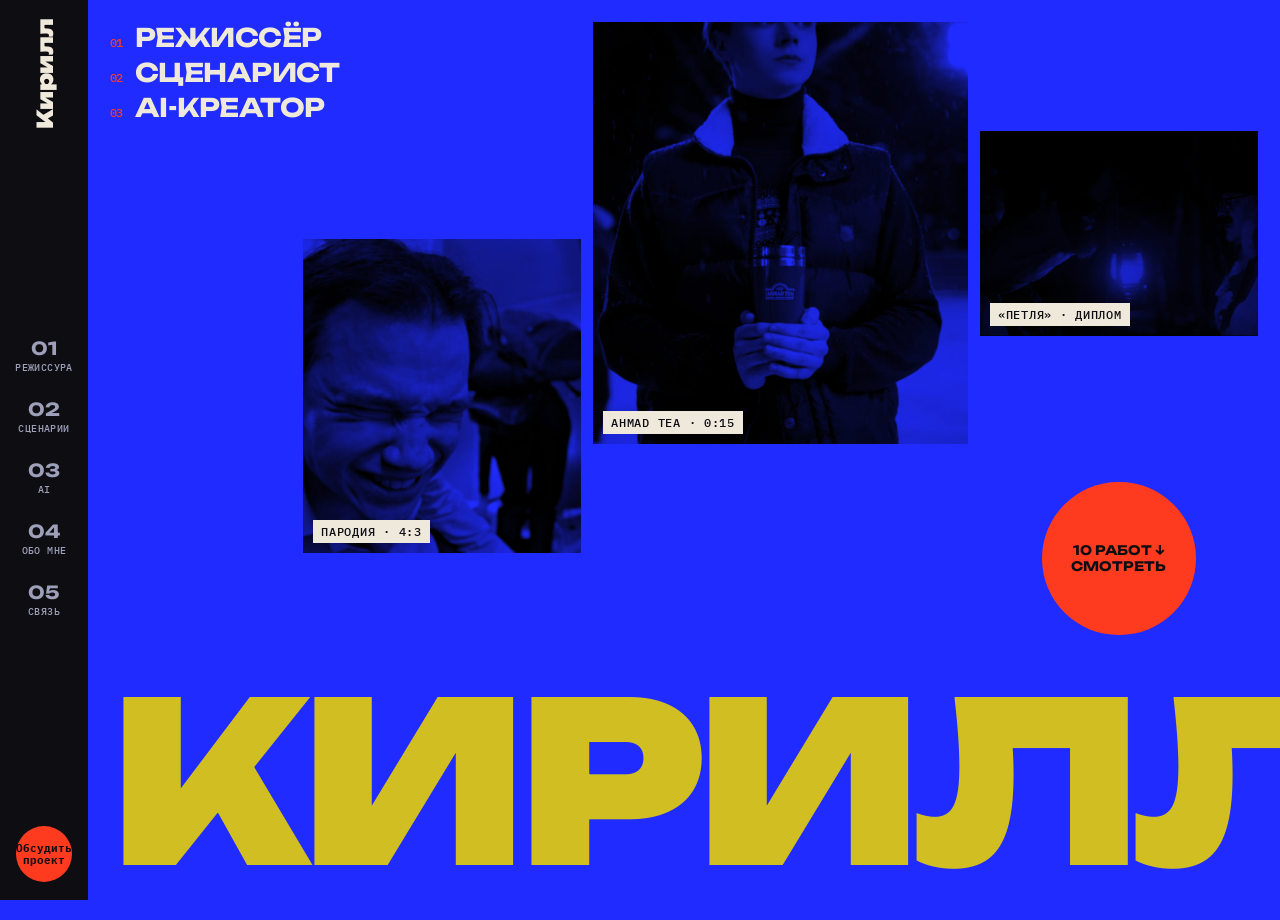
<file: concepts/concept-05/index.html>
<!doctype html>
<html lang="ru" data-concept="5" data-base="../../">
<head>
<meta charset="utf-8">
<meta name="viewport" content="width=device-width, initial-scale=1">
<title>КИРИЛЛ — плакат · Вариант 5</title>
<link rel="preconnect" href="https://fonts.googleapis.com">
<link rel="preconnect" href="https://fonts.gstatic.com" crossorigin>
<link href="https://fonts.googleapis.com/css2?family=Unbounded:wght@500;700;900&family=Onest:wght@400;500;700&family=IBM+Plex+Mono:wght@400;500&display=swap" rel="stylesheet">
<link rel="stylesheet" href="../../css/present.css">
<style>
:root{--blue:#1f2bff;--bone:#efe9dc;--red:#ff3b1f;--ink:#0d0d12;--side:88px;--kpp-left:88px}
*{box-sizing:border-box}
body{margin:0;background:var(--blue);color:var(--bone);font:16px/1.5 'Onest',system-ui,sans-serif;overflow-x:hidden}
a{color:inherit}
:focus-visible{outline:3px solid var(--red);outline-offset:3px}
.mono{font:500 12px 'IBM Plex Mono',monospace;letter-spacing:.06em;text-transform:uppercase}
.disp{font-family:'Unbounded',sans-serif;font-weight:900;letter-spacing:-.04em;line-height:.86;text-transform:uppercase}
/* side index */
.idx{position:fixed;left:0;top:0;bottom:0;width:var(--side);z-index:30;background:var(--ink);display:flex;flex-direction:column;justify-content:space-between;align-items:center;padding:18px 0}
.idx .home{writing-mode:vertical-rl;transform:rotate(180deg);font:900 22px 'Unbounded';letter-spacing:-.02em;text-decoration:none}
.idx nav{display:flex;flex-direction:column;gap:4px}
.idx nav a{display:flex;flex-direction:column;align-items:center;gap:2px;width:72px;padding:10px 0;text-decoration:none;color:#9da0b8;border-radius:10px;transition:background .2s,color .2s}
.idx nav a b{font:700 18px 'Unbounded'}
.idx nav a small{font:500 10px 'IBM Plex Mono';text-transform:uppercase;letter-spacing:.04em}
.idx nav a:hover{color:var(--bone);background:#22233a}
.idx nav a[aria-current]{color:var(--ink);background:var(--red)}
.idx .cta{width:56px;height:56px;border-radius:50%;background:var(--red);color:var(--ink);display:flex;align-items:center;justify-content:center;text-decoration:none;font:700 11px/1.1 'IBM Plex Mono';text-align:center;transition:transform .3s}
.idx .cta:hover{transform:rotate(-12deg) scale(1.08)}
.mtop{display:none}
main{margin-left:var(--side)}
.view{display:none;min-height:100vh;position:relative}
.view.on{display:block}
.wipe{position:fixed;inset:0 0 0 var(--side);z-index:25;background:var(--red);transform:translateX(-101%);pointer-events:none}
.wipe.go{animation:wipe .7s cubic-bezier(.7,0,.2,1)}
@keyframes wipe{0%{transform:translateX(-101%)}45%,55%{transform:none}100%{transform:translateX(101%)}}
/* hero */
.hero{display:grid;grid-template-columns:repeat(12,minmax(0,1fr));grid-template-rows:repeat(8,minmax(0,1fr));gap:12px;height:100vh;min-height:640px;padding:22px}
.hero .name{grid-column:1/13;grid-row:6/9;align-self:end;margin:0;font-size:clamp(76px,17.5vw,300px);color:var(--bone);position:relative;z-index:2;mix-blend-mode:difference}
.f{position:relative;overflow:hidden;background:var(--blue);margin:0;cursor:pointer;border:0;padding:0;transition:transform .5s cubic-bezier(.2,.8,.1,1)}
.f video.hv{position:absolute;inset:0;width:100%;height:100%;object-fit:cover;opacity:0;transition:opacity .4s}
.f.playing video.hv{opacity:1}
.f img{width:100%;height:100%;object-fit:cover;filter:grayscale(1) contrast(1.15);mix-blend-mode:multiply;transition:filter .5s,mix-blend-mode .5s,transform .8s cubic-bezier(.2,.8,.1,1)}
.f:hover img,.f:focus-visible img{filter:none;mix-blend-mode:normal;transform:scale(1.04)}
.f .tag{position:absolute;left:10px;bottom:10px;background:var(--bone);color:var(--ink);padding:4px 8px}
.h1{grid-column:6/10;grid-row:1/5}
.h2{grid-column:10/13;grid-row:2/4}
.h3{grid-column:3/6;grid-row:3/6}
.roles{grid-column:1/5;grid-row:1/3;display:flex;flex-direction:column;gap:4px;margin:0;padding:0;list-style:none}
.roles a{display:flex;gap:12px;align-items:baseline;font:700 clamp(18px,2vw,30px) 'Unbounded';text-decoration:none;text-transform:uppercase;letter-spacing:-.02em}
.roles a span{font:500 12px 'IBM Plex Mono';color:var(--red)}
.roles a:hover{color:var(--red)}
.stk{grid-column:10/13;grid-row:5/7;justify-self:center;align-self:center;width:clamp(120px,12vw,180px);aspect-ratio:1;border-radius:50%;background:var(--red);color:var(--ink);display:flex;align-items:center;justify-content:center;text-align:center;font:700 13px/1.2 'Unbounded';text-decoration:none;text-transform:uppercase;animation:spin 18s linear infinite;z-index:3}
.stk:hover{animation-play-state:paused;background:var(--bone)}
@keyframes spin{to{transform:rotate(360deg)}}
/* sections */
.sec{padding:clamp(60px,8vw,110px) clamp(18px,3vw,48px)}
.shd{display:grid;grid-template-columns:minmax(0,1fr) auto;gap:20px;align-items:end;margin-bottom:28px}
.shd h2{margin:0;font-size:clamp(54px,10vw,170px)}
.run{white-space:nowrap;font-size:clamp(40px,7vw,120px);color:transparent;-webkit-text-stroke:1.5px var(--bone);margin:0 0 30px;transform:translateX(var(--x,0));will-change:transform}
.tools{display:flex;flex-wrap:wrap;gap:8px;align-items:center}
.tg{min-height:42px;padding:0 16px;border:2px solid var(--bone);background:transparent;color:var(--bone);font:700 13px 'Unbounded';text-transform:uppercase;cursor:pointer;border-radius:999px}
.tg[aria-pressed="true"]{background:var(--bone);color:var(--blue)}
.tg:hover{border-color:var(--red);color:var(--red)}
.tg[aria-pressed="true"]:hover{color:var(--blue)}
.grid{display:grid;grid-template-columns:repeat(6,minmax(0,1fr));grid-auto-rows:clamp(120px,14vw,220px);grid-auto-flow:dense;gap:12px}
.card{position:relative;grid-column:span 2;grid-row:span 2;text-align:left;color:var(--bone)}
.card.w{grid-column:span 4}
.card.t{grid-row:span 3}
.card.s{grid-column:span 2;grid-row:span 1}
.card .num{position:absolute;right:10px;top:6px;font:900 clamp(40px,5vw,80px)/1 'Unbounded';color:var(--bone);mix-blend-mode:difference;z-index:2}
.card .ttl{position:absolute;left:10px;right:10px;bottom:10px;z-index:2;display:flex;flex-direction:column;align-items:flex-start;gap:6px}
.card .ttl b{font:900 clamp(18px,2vw,30px)/1 'Unbounded';text-transform:uppercase;background:var(--ink);padding:6px 8px}
.card .ttl .mono{background:var(--bone);color:var(--ink);padding:3px 6px}
.card[hidden]{display:none}
.list{list-style:none;margin:0;padding:0;border-top:2px solid var(--bone)}
.list button{width:100%;display:grid;grid-template-columns:70px minmax(0,1fr) auto;gap:16px;align-items:baseline;padding:16px 0;border:0;border-bottom:2px solid var(--bone);background:transparent;color:var(--bone);text-align:left;cursor:pointer}
.list b{font:900 clamp(22px,3.4vw,52px)/1 'Unbounded';text-transform:uppercase;letter-spacing:-.03em;transition:color .2s,transform .4s}
.list button:hover b{color:var(--red);transform:translateX(12px)}
.peek{position:fixed;width:300px;aspect-ratio:16/10;pointer-events:none;z-index:40;transform:translate(24px,-50%) rotate(-3deg);opacity:0;transition:opacity .2s;border:6px solid var(--bone)}
.peek.on{opacity:1}
.peek img{width:100%;height:100%;object-fit:cover}
[data-reveal]{opacity:0;transform:translateY(40px) skewY(3deg);transition:opacity .8s,transform .9s cubic-bezier(.2,.8,.1,1)}
[data-reveal].is-in{opacity:1;transform:none}
.poster{background:var(--bone);color:var(--ink);padding:clamp(24px,4vw,56px);display:grid;grid-template-columns:1fr 1fr;gap:20px;min-height:60vh}
.poster .disp{font-size:clamp(40px,6vw,96px);color:var(--blue)}
.poster p{margin:0;font-size:18px}
.dashed{border:2px dashed currentColor;padding:14px}
.slots{display:grid;grid-template-columns:repeat(3,1fr);gap:12px}
.slots div{aspect-ratio:4/5;border:2px solid var(--bone);display:flex;flex-direction:column;justify-content:space-between;padding:14px;background:repeating-linear-gradient(-45deg,transparent 0 10px,rgba(239,233,220,.07) 10px 20px)}
.slots b{font:900 48px/1 'Unbounded'}
.quote{font:700 clamp(28px,4vw,60px)/1.05 'Unbounded';text-transform:uppercase;letter-spacing:-.03em;margin:0;max-width:16ch}
.quote em{font-style:normal;color:var(--red)}
form.ct{display:grid;grid-template-columns:repeat(2,minmax(0,1fr));gap:12px;max-width:1000px}
.ct label{display:flex;flex-direction:column;gap:6px}
.ct input,.ct select,.ct textarea{font:18px 'Onest';padding:14px;border:2px solid var(--bone);background:transparent;color:var(--bone);border-radius:0}
.ct select option{color:#000}
.ct input:focus,.ct textarea:focus,.ct select:focus{outline:0;border-color:var(--red);background:rgba(0,0,0,.12)}
.ct .full{grid-column:1/-1}
.btn{min-height:52px;padding:0 24px;border:2px solid var(--bone);background:transparent;color:var(--bone);font:700 14px 'Unbounded';text-transform:uppercase;cursor:pointer;text-decoration:none;display:inline-flex;align-items:center;gap:8px;transition:transform .2s}
.btn:hover{transform:translate(-3px,-3px);box-shadow:3px 3px 0 var(--bone)}
.btn.r{background:var(--red);border-color:var(--red);color:var(--ink)}
.btn.r:hover{box-shadow:3px 3px 0 var(--ink)}
.row{display:flex;flex-wrap:wrap;gap:10px}
[data-kp-status]{margin:0;background:var(--ink);padding:12px;grid-column:1/-1}
.note{font-size:13px;opacity:.75}
/* panel */
.pnl{position:fixed;top:0;right:0;bottom:0;width:min(760px,100%);z-index:60;background:var(--bone);color:var(--ink);transform:translateX(100%);transition:transform .6s cubic-bezier(.7,0,.2,1);display:flex;flex-direction:column;overflow:auto}
.pnl.is-open{transform:none}
.pnl[hidden]{display:flex}
.pnl .m{background:var(--blue);aspect-ratio:16/9;flex:none}
.pnl .m img{width:100%;height:100%;object-fit:cover}
.pnl .b{padding:24px 28px;display:flex;flex-direction:column;gap:14px}
.pnl h3{margin:0;font:900 clamp(36px,5vw,72px)/.9 'Unbounded';text-transform:uppercase;letter-spacing:-.04em;color:var(--blue)}
.pnl dl{margin:0;display:grid;grid-template-columns:auto 1fr;gap:6px 18px}
.pnl dt{font:500 12px 'IBM Plex Mono';text-transform:uppercase;color:#555}
.pnl dd{margin:0}
.pnl .btn{border-color:var(--ink);color:var(--ink)}
.pnl .btn.r{color:var(--ink)}
.pnl .x{position:absolute;top:14px;right:14px;z-index:2;background:var(--bone)}
.shade{position:fixed;inset:0;z-index:55;background:rgba(13,13,18,.5);opacity:0;pointer-events:none;transition:opacity .4s}
.shade.on{opacity:1;pointer-events:auto}
@media (max-width:860px){
  :root{--side:0px;--kpp-left:0px}
  .idx{top:auto;height:64px;width:100%;flex-direction:row;padding:0 8px}
  .idx .home,.idx .cta{display:none}
  .idx nav{flex-direction:row;width:100%;justify-content:space-between}
  .idx nav a{width:auto;flex:1;padding:8px 0}
  main{margin-bottom:64px}
  .wipe{inset:0}
  .hero{grid-template-rows:repeat(10,minmax(0,1fr));height:calc(100vh - 64px)}
  .roles{grid-column:1/13;grid-row:1/3}
  .h1{grid-column:3/13;grid-row:3/6}.h2{grid-column:1/6;grid-row:6/8}.h3{display:none}
  .stk{grid-column:7/13;grid-row:6/8;width:110px}
  .hero .name{grid-row:8/11}
  .grid{grid-template-columns:repeat(2,minmax(0,1fr));grid-auto-rows:150px}
  .card,.card.w{grid-column:span 2}.card.s{grid-column:span 1}
  .poster{grid-template-columns:1fr}
  .slots{grid-template-columns:1fr 1fr}
  form.ct{grid-template-columns:1fr}
  .peek{display:none}
  .shd{grid-template-columns:1fr}
}
@media (prefers-reduced-motion:reduce){*{animation:none!important;transition:none!important}[data-reveal]{opacity:1;transform:none}}
</style>
</head>
<body>
<aside class="idx" aria-label="Навигация">
  <a class="home" href="#home" data-go="home">Кирилл</a>
  <nav aria-label="Разделы">
    <a href="#work" data-go="work"><b>01</b><small>Режиссура</small></a>
    <a href="#words" data-go="words"><b>02</b><small>Сценарии</small></a>
    <a href="#ai" data-go="ai"><b>03</b><small>AI</small></a>
    <a href="#about" data-go="about"><b>04</b><small>Обо мне</small></a>
    <a href="#contact" data-go="contact"><b>05</b><small>Связь</small></a>
  </nav>
  <a class="cta" href="#contact" data-go="contact">Обсудить<br>проект</a>
</aside>
<div class="wipe" id="wipe" aria-hidden="true"></div>

<main>
  <section class="view on" id="v-home" aria-label="Главная">
    <div class="hero">
      <ul class="roles"><li><a href="#work" data-go="work"><span>01</span>Режиссёр</a></li><li><a href="#words" data-go="words"><span>02</span>Сценарист</a></li><li><a href="#ai" data-go="ai"><span>03</span>AI-креатор</a></li></ul>
      <button class="f h1" data-open="ahmad" aria-label="AHMAD TEA"><img src="../../assets/posters/ahmad.jpg" alt=""><span class="tag mono">AHMAD TEA · 0:15</span></button>
      <button class="f h2" data-open="petlya" aria-label="Петля"><img src="../../assets/posters/petlya.jpg" alt=""><span class="tag mono">«Петля» · диплом</span></button>
      <button class="f h3" data-open="parody" aria-label="Пародия на сериалы нулевых"><img src="../../assets/posters/parody.jpg" alt=""><span class="tag mono">Пародия · 4:3</span></button>
      <a class="stk" href="#work" data-go="work">10 работ ↓ смотреть</a>
      <h1 class="name disp">Кирилл</h1>
    </div>
  </section>

  <section class="view" id="v-work" aria-label="Режиссура">
    <div class="sec">
      <p class="run disp" id="run">Реклама — Кино — Опыты — Реклама — Кино — Опыты —</p>
      <div class="shd"><h2 class="disp">Режиссура</h2>
        <div class="tools"><div class="row" role="group" aria-label="Фильтр"><button class="tg" data-f="all" aria-pressed="true">Все</button><button class="tg" data-f="ads" aria-pressed="false">Реклама</button><button class="tg" data-f="film" aria-pressed="false">Кино</button><button class="tg" data-f="exp" aria-pressed="false">Опыты</button></div>
        <div class="row" role="group" aria-label="Вид"><button class="tg" data-v="grid" aria-pressed="true">Плакаты</button><button class="tg" data-v="list" aria-pressed="false">Список</button></div></div></div>
      <div class="grid" id="grid"></div>
      <ul class="list" id="list" hidden></ul>
    </div>
  </section>

  <section class="view" id="v-words" aria-label="Сценарии">
    <div class="sec"><div class="shd"><h2 class="disp">Сценарии</h2></div>
      <div class="poster" data-reveal><p class="disp">Слова до кадра</p><div style="display:flex;flex-direction:column;gap:16px;justify-content:flex-end"><p>Здесь будут сценарии, синопсисы и концепции Кирилла — каждый как отдельный плакат: логлайн, синопсис, страницы, статус.</p><p class="dashed mono">Демо-ограничение: материалы для раздела ещё не получены.</p></div></div></div>
  </section>

  <section class="view" id="v-ai" aria-label="AI">
    <div class="sec"><div class="shd"><h2 class="disp">AI</h2><p class="mono" style="max-width:320px">Генеративные работы: промпт, инструменты, результат</p></div>
      <div class="slots" data-reveal><div><b>01</b><span class="mono">Слот для AI-работы</span></div><div><b>02</b><span class="mono">Слот для AI-работы</span></div><div><b>03</b><span class="mono">Слот для AI-работы</span></div></div>
      <p class="note" style="margin-top:14px">Демо-ограничение: AI-материалы ещё не предоставлены.</p></div>
  </section>

  <section class="view" id="v-about" aria-label="Обо мне">
    <div class="sec" style="display:grid;grid-template-columns:repeat(12,minmax(0,1fr));gap:20px">
      <p class="quote" data-reveal style="grid-column:1/9">Привет! Я Кирилл — <em>режиссёр</em>, сценарист и AI-креатор.</p>
      <p data-reveal style="grid-column:7/13;font-size:20px;margin:0">Снимаю рекламу — «Горная», AHMAD TEA, Twinby, AliExpress, Dodo GO, Bupas Gym. Сделал дипломный фильм «Петля» и короткий метр «История одной смерти». И иногда — пародии на сериалы нулевых.</p>
      <button class="f" data-open="twinby" style="grid-column:2/7;aspect-ratio:16/9" data-reveal aria-label="Twinby"><img src="../../assets/posters/twinby5.jpg" alt=""></button>
    </div>
  </section>

  <section class="view" id="v-contact" aria-label="Контакт">
    <div class="sec"><div class="shd"><h2 class="disp">Напиши</h2></div>
      <form class="ct" data-kp-contact data-reveal>
        <label><span class="mono">Имя</span><input name="name"></label>
        <label><span class="mono">Контакт</span><input name="contact" placeholder="Telegram / телефон / почта"></label>
        <label class="full"><span class="mono">Проект</span><select name="project"><option>Реклама</option><option>Кино</option><option>Клип</option><option>AI-проект</option><option>Сценарий</option></select></label>
        <label class="full"><span class="mono">Задача</span><textarea name="message" rows="4"></textarea></label>
        <div class="row full"><button class="btn r" data-act="tg" type="button">Telegram</button><button class="btn" data-act="mail" type="button">Письмо</button><button class="btn" data-act="copy" type="button">Скопировать</button></div>
        <p data-kp-status role="status" aria-live="polite" hidden></p>
        <p class="note full">Контакты Кирилла добавим после согласования — пока Telegram откроет выбор чата.</p>
      </form></div>
  </section>
</main>
<div class="peek" id="peek" aria-hidden="true"><img alt="" id="peekimg"></div>
<div class="shade" id="shade"></div>
<div class="pnl" id="pnl" role="dialog" aria-modal="true" aria-labelledby="pnlt" hidden>
  <button class="btn x" type="button" data-close>Закрыть ×</button>
  <div class="m" id="pnlm"></div>
  <div class="b"><p class="mono" id="pnlk" style="margin:0;color:var(--red)"></p><h3 id="pnlt"></h3><dl id="pnld"></dl><p class="note" id="pnln"></p>
  <div class="row"><a class="btn r" id="pnls" target="_blank" rel="noopener">Оригинал ↗</a><button class="btn" id="pnlnext" type="button">Следующая →</button></div></div>
</div>

<script src="../../assets/videos/manifest.js"></script>
<script src="../../js/data.js"></script>
<script src="../../js/config.js"></script>
<script src="../../js/common.js"></script>
<script src="../../js/present.js"></script>
<script>
(function(){
  var $ = KP.qs, W = KP.works;
  /* роутинг разделов */
  var views = ['home','work','words','ai','about','contact'];
  function go(v, push){
    if (views.indexOf(v) < 0) v = 'home';
    var cur = $('.view.on'), next = $('#v-'+v);
    KP.qsa('.idx nav a').forEach(function(a){ a.toggleAttribute('aria-current', a.dataset.go===v); });
    if (cur === next) return;
    var w = $('#wipe');
    function swap(){ if (cur) cur.classList.remove('on'); next.classList.add('on'); scrollTo(0,0); KP.qsa('[data-reveal]',next).forEach(function(e){ e.classList.remove('is-in'); }); KP.reveal(next); }
    if (KP.reduced || !cur) swap(); else { w.classList.remove('go'); void w.offsetWidth; w.classList.add('go'); setTimeout(swap, 330); }
    if (push) history.pushState(null,'','#'+v);
  }
  KP.qsa('[data-go]').forEach(function(a){ a.addEventListener('click', function(e){ e.preventDefault(); go(a.dataset.go, true); }); });
  addEventListener('popstate', function(){ go(location.hash.slice(1)||'home'); });
  go(location.hash.slice(1)||'home');

  /* сетка плакатов */
  var shapes = ['w t','','t','s','w','','s','t','w','s'];
  $('#grid').innerHTML = W.map(function(w,k){ return '<button class="f card '+shapes[k]+'" data-open="'+w.id+'" data-cat="'+w.cat+'" data-reveal><img src="'+KP.poster(w.posters[0])+'" alt="" loading="lazy"><span class="num">'+(k<9?'0':'')+(k+1)+'</span><span class="ttl"><b>'+KP.esc(w.title)+'</b><span class="mono">'+KP.esc(w.kind)+(w.dur?' · '+KP.esc(w.dur):'')+'</span></span></button>'; }).join('');
  $('#list').innerHTML = W.map(function(w,k){ return '<li data-cat="'+w.cat+'"><button data-open="'+w.id+'" data-img="'+w.posters[0]+'"><span class="mono">'+(k<9?'0':'')+(k+1)+'</span><b>'+KP.esc(w.title)+'</b><span class="mono">'+KP.esc(w.kind)+'</span></button></li>'; }).join('');
  /* FLIP-фильтр */
  KP.qsa('[data-f]').forEach(function(b){ b.addEventListener('click', function(){
    KP.qsa('[data-f]').forEach(function(x){ x.setAttribute('aria-pressed', x===b); });
    var f = b.dataset.f, cards = KP.qsa('#grid .card'), first = cards.map(function(c){ return c.getBoundingClientRect(); });
    cards.forEach(function(c){ c.hidden = f!=='all' && c.dataset.cat!==f; });
    KP.qsa('#list li').forEach(function(li){ li.hidden = f!=='all' && li.dataset.cat!==f; });
    if (KP.reduced) return;
    cards.forEach(function(c,k){ if (c.hidden) return; var l = c.getBoundingClientRect(), p = first[k];
      if (!p.width) { c.animate([{opacity:0,transform:'scale(.8)'},{opacity:1,transform:'none'}],{duration:450,easing:'cubic-bezier(.2,.8,.1,1)'}); return; }
      c.animate([{transform:'translate('+(p.left-l.left)+'px,'+(p.top-l.top)+'px) scale('+(p.width/l.width)+','+(p.height/l.height)+')'},{transform:'none'}],{duration:600,easing:'cubic-bezier(.2,.8,.1,1)'}); });
  }); });
  KP.qsa('[data-v]').forEach(function(b){ b.addEventListener('click', function(){ KP.qsa('[data-v]').forEach(function(x){ x.setAttribute('aria-pressed', x===b); }); $('#grid').hidden = b.dataset.v!=='grid'; $('#list').hidden = b.dataset.v!=='list'; }); });
  var pk = $('#peek'), pki = $('#peekimg');
  KP.qsa('#list button').forEach(function(b){ b.addEventListener('mouseenter', function(){ pki.src = KP.poster(b.dataset.img); pk.classList.add('on'); }); b.addEventListener('mouseleave', function(){ pk.classList.remove('on'); }); });
  addEventListener('mousemove', function(e){ pk.style.left = e.clientX+'px'; pk.style.top = e.clientY+'px'; }, {passive:true});
  /* видео-превью при наведении (и при касании на телефоне — открывается панель с плеером) */
  KP.qsa('.f[data-open]').forEach(function(c){ var w = KP.byId(c.dataset.open), src = KP.previewSrc(w); if (!src) return; var v;
    c.addEventListener('mouseenter', function(){ if (!v){ v = KP.registerBg(document.createElement('video')); v.className='hv'; v.loop=true; v.poster=KP.posterOf(w,0); v.src=src; v._kpUserPaused=true; c.insertBefore(v, c.firstChild.nextSibling); }
      v._kpUserPaused=false; KP.tryPlay(v); c.classList.add('playing'); });
    c.addEventListener('mouseleave', function(){ if (v){ v._kpUserPaused=true; v.pause(); } c.classList.remove('playing'); });
  });
  /* наклон плакатов */
  if (!KP.reduced) KP.qsa('.f').forEach(function(c){
    c.addEventListener('mousemove', function(e){ var r = c.getBoundingClientRect(), x = (e.clientX-r.left)/r.width-.5, y = (e.clientY-r.top)/r.height-.5; c.style.transform = 'perspective(800px) rotateY('+(x*6)+'deg) rotateX('+(-y*6)+'deg)'; });
    c.addEventListener('mouseleave', function(){ c.style.transform = ''; });
  });
  /* бегущая строка от скролла */
  var run = $('#run');
  addEventListener('scroll', function(){ if (!KP.reduced) run.style.setProperty('--x', (-scrollY*.4)+'px'); }, {passive:true});

  /* панель проекта */
  var pnl = $('#pnl'), sh = $('#shade'), M = KP.modal(pnl), curW;
  function openP(id){ var w = KP.byId(id); curW = w;
    $('#pnlm').innerHTML = KP.mediaHTML(w); $('#pnlk').textContent = w.kind + (w.dur ? ' · ' + w.dur : ''); $('#pnlt').textContent = w.title;
    $('#pnld').innerHTML = [['Заказчик',w.client],['Длительность',w.dur||'уточняется'],['Кадр',w.aspect],['Загружено',w.upload],['Роль','уточняется']].map(function(r){ return '<dt>'+r[0]+'</dt><dd>'+KP.esc(r[1])+'</dd>'; }).join('');
    $('#pnln').textContent = [w.note, KP.sourceNote(w)].filter(Boolean).join(' '); $('#pnls').href = w.source;
    if (pnl.hidden) { M.open(); sh.classList.add('on'); } else KP.startPlayer(pnl); }
  var oc = M.close; M.close = function(){ oc(); sh.classList.remove('on'); };
  KP.qsa('[data-close]', pnl).forEach(function(b){ b.addEventListener('click', function(){ sh.classList.remove('on'); }); });
  document.addEventListener('keydown', function(e){ if (e.key==='Escape') sh.classList.remove('on'); });
  sh.addEventListener('click', function(){ M.close(); });
  KP.qsa('[data-open]').forEach(function(b){ b.addEventListener('click', function(){ pk.classList.remove('on'); openP(b.dataset.open); }); });
  $('#pnlnext').addEventListener('click', function(){ var k = W.indexOf(curW); openP(W[(k+1)%W.length].id); });

  KP.wireContact($('[data-kp-contact]'), 'Плакат');
})();
</script>
</body>
</html>
</file>
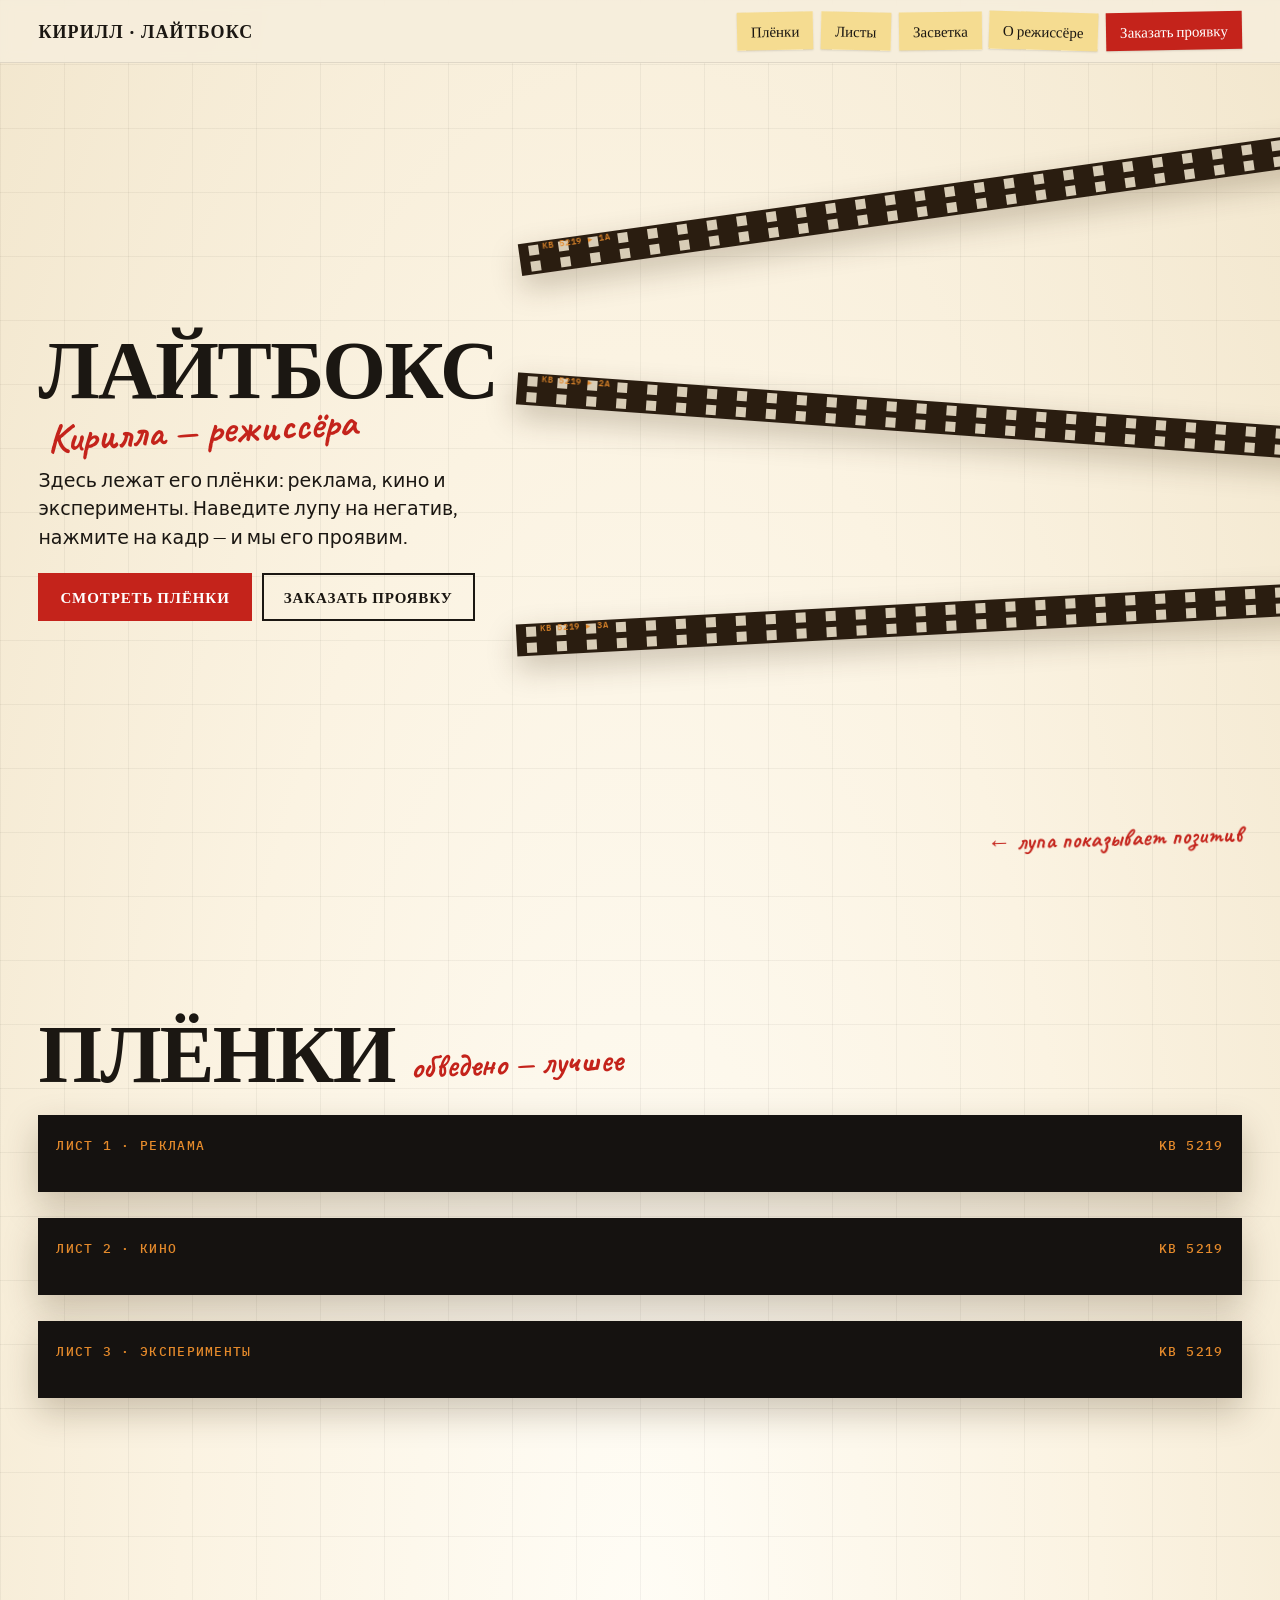
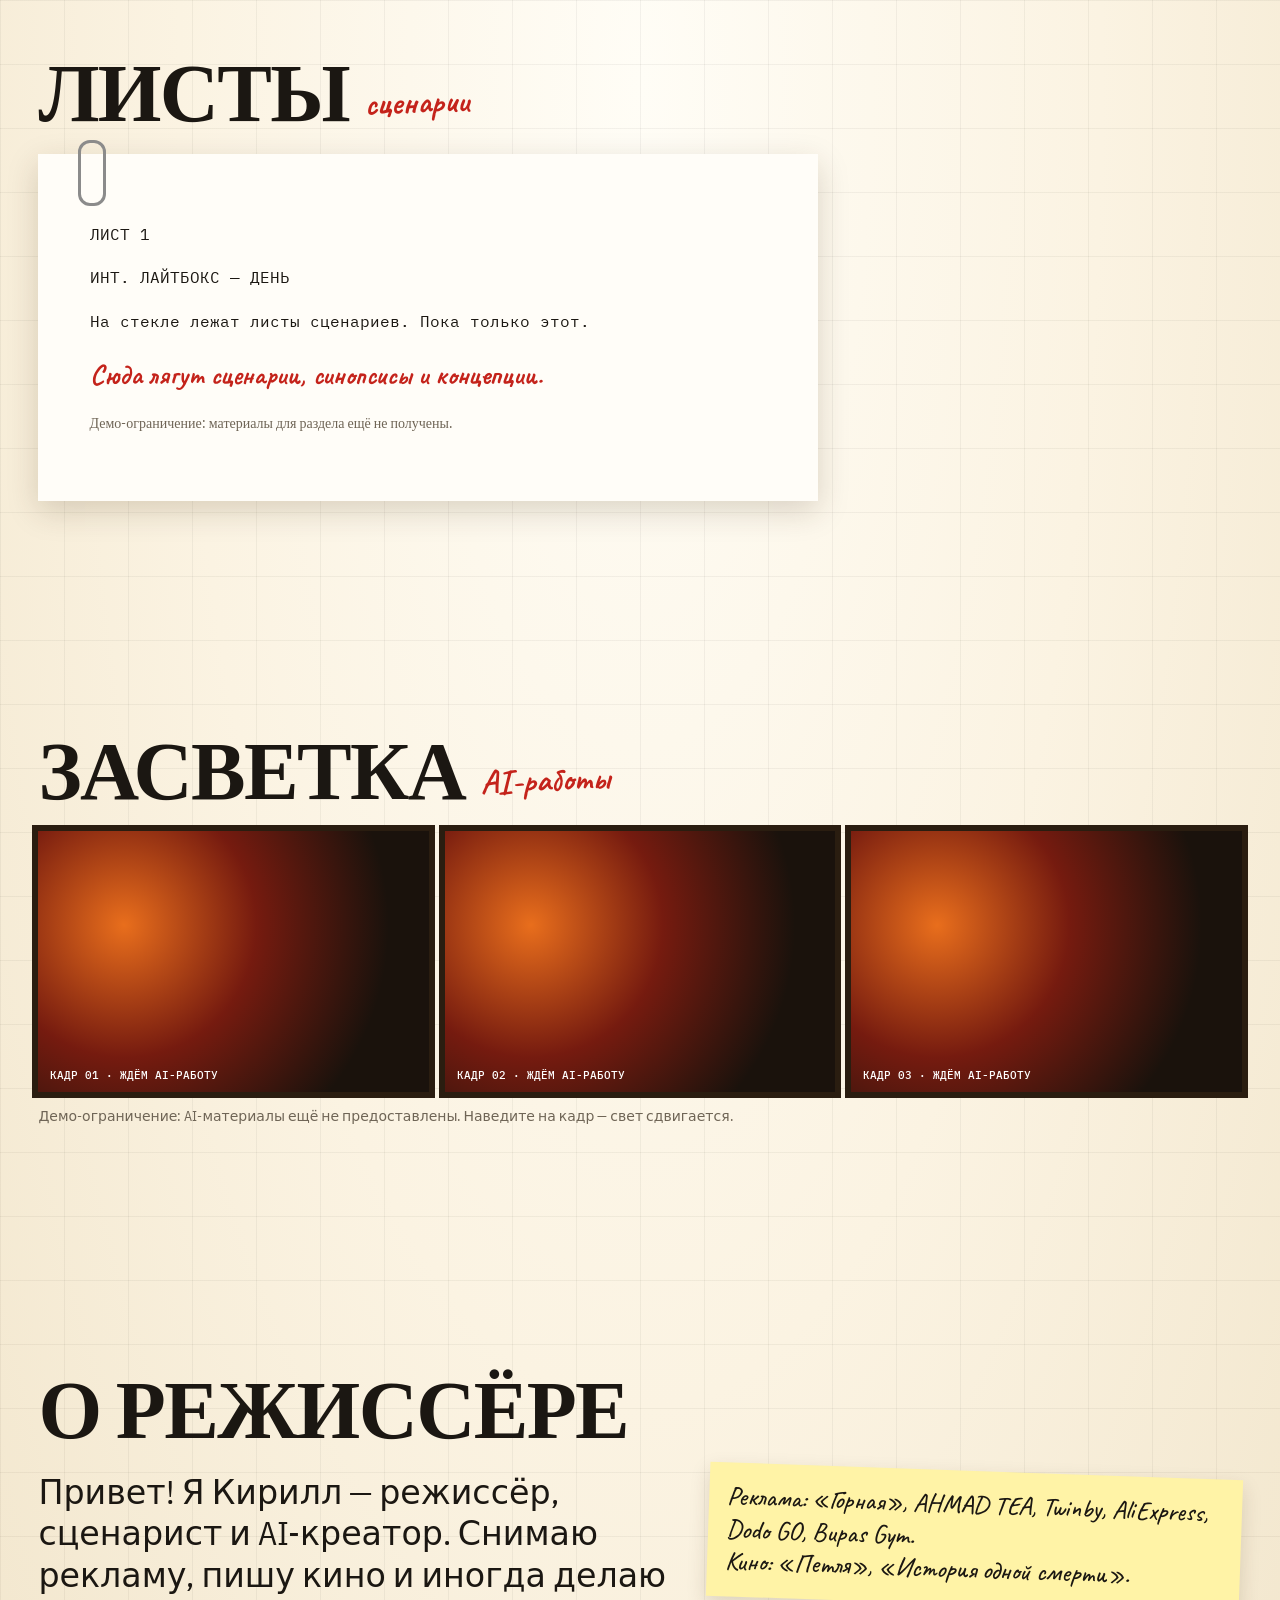
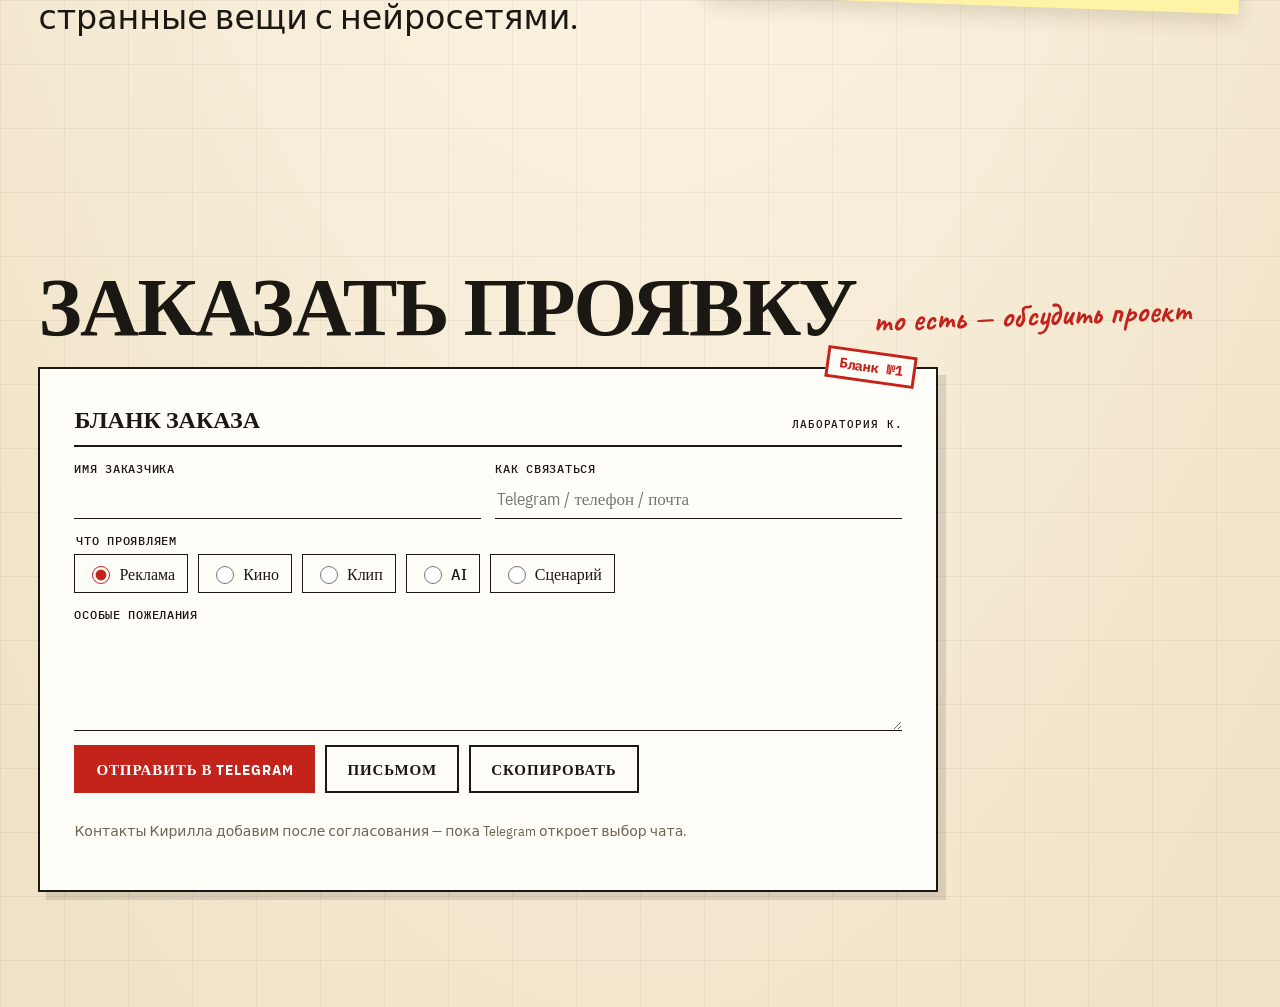
<file: concepts/concept-06/index.html>
<!doctype html>
<html lang="ru" data-concept="6" data-base="../../">
<head>
<meta charset="utf-8">
<meta name="viewport" content="width=device-width, initial-scale=1">
<title>Лайтбокс Кирилла · Вариант 6</title>
<link rel="preconnect" href="https://fonts.googleapis.com">
<link rel="preconnect" href="https://fonts.gstatic.com" crossorigin>
<link href="https://fonts.googleapis.com/css2?family=Caveat:wght@500;700&family=IBM+Plex+Sans+Condensed:wght@400;500;700&family=IBM+Plex+Mono:wght@400;500&display=swap" rel="stylesheet">
<link rel="stylesheet" href="../../css/present.css">
<style>
:root{--ink:#1b1712;--red:#c4231b;--amber:#e58a2b;--mute:#6f6556;--pad:clamp(16px,3vw,48px)}
*{box-sizing:border-box}
html{scroll-behavior:smooth}
body{margin:0;color:var(--ink);font:17px/1.5 'IBM Plex Sans Condensed',system-ui,sans-serif;background:#f6eedd}
.table{background:radial-gradient(ellipse 80% 70% at 50% 40%,#fffdf6 0%,#fbf3e2 45%,#efe2c6 100%);position:relative}
.table::before{content:"";position:absolute;inset:0;pointer-events:none;background-image:linear-gradient(rgba(27,23,18,.05) 1px,transparent 1px),linear-gradient(90deg,rgba(27,23,18,.05) 1px,transparent 1px);background-size:64px 64px}
a{color:inherit}
:focus-visible{outline:3px solid var(--red);outline-offset:3px}
.hand{font-family:'Caveat',cursive;font-weight:700;color:var(--red)}
.mono{font:500 11px 'IBM Plex Mono',monospace;letter-spacing:.08em;text-transform:uppercase}
/* tape nav */
.hd{position:sticky;top:0;z-index:40;display:flex;justify-content:space-between;align-items:center;gap:12px;padding:12px var(--pad);background:rgba(246,238,221,.86);backdrop-filter:blur(6px);border-bottom:1px solid rgba(27,23,18,.1)}
.logo{font:700 18px 'IBM Plex Sans Condensed';text-decoration:none;text-transform:uppercase;letter-spacing:.06em}
.tapes{display:flex;flex-wrap:wrap;gap:8px}
.tapes a{display:inline-flex;align-items:center;min-height:38px;padding:4px 14px;background:rgba(245,214,120,.75);font:500 15px 'IBM Plex Sans Condensed';text-decoration:none;transform:rotate(var(--r,-1deg));box-shadow:0 1px 2px rgba(0,0,0,.12);transition:transform .2s,background .2s}
.tapes a:nth-child(2){--r:1.2deg}.tapes a:nth-child(3){--r:-.6deg}.tapes a:nth-child(4){--r:1.6deg}
.tapes a:hover,.tapes a[aria-current]{background:#f5c94a;transform:rotate(0) translateY(-2px)}
.tapes a.order{background:var(--red);color:#fff}
/* hero */
.hero{min-height:calc(100vh - 63px);padding:30px var(--pad) 40px;display:grid;grid-template-columns:minmax(0,5fr) minmax(0,7fr);gap:30px;align-items:center;overflow:hidden;position:relative}
.hero>div:first-child{position:relative;z-index:3}
.hero h1{margin:0;font:700 clamp(48px,6.4vw,112px)/.88 'IBM Plex Sans Condensed';text-transform:uppercase;letter-spacing:-.02em}
.hero h1 .hand{display:block;font-size:.5em;text-transform:none;letter-spacing:0;transform:rotate(-3deg);margin:.1em 0 0 .2em}
.hero p.lead{max-width:420px;font-size:19px;margin:22px 0 0}
.strips{position:relative;height:min(70vh,640px)}
.strip{position:absolute;left:-6%;right:-14%;display:flex;gap:0;padding:16px 10px;background:#2a1d10;transform:rotate(var(--rot));box-shadow:0 12px 30px rgba(60,40,10,.25)}
.strip::before,.strip::after{content:"";position:absolute;left:0;right:0;height:10px;background:repeating-linear-gradient(90deg,transparent 0 10px,#f7ecd4 10px 20px,transparent 20px 30px);opacity:.85}
.strip::before{top:3px}.strip::after{bottom:3px}
.strip .code{position:absolute;left:24px;top:-1px;color:#e58a2b;font-size:9px}
.neg{position:relative;flex:none;width:clamp(150px,14vw,230px);aspect-ratio:3/2;margin:0 6px;border:0;padding:0;background:#000;cursor:zoom-in;overflow:hidden}
.neg img{width:100%;height:100%;object-fit:cover;filter:invert(1) sepia(.55) saturate(1.7) hue-rotate(-12deg) contrast(.92) brightness(1.05);transition:filter .6s}
.neg::after{content:attr(data-n);position:absolute;right:4px;bottom:2px;font:500 9px 'IBM Plex Mono';color:#e58a2b}
.neg:focus-visible img{filter:none}
.s1{top:4%;--rot:-8deg}.s2{top:38%;--rot:4deg}.s3{top:70%;--rot:-3deg}
.strip.in{animation:slide 1.2s cubic-bezier(.2,.8,.1,1) both}
.s2.in{animation-delay:.12s;animation-name:slide2}.s3.in{animation-delay:.24s}
@keyframes slide{from{transform:translateX(30%) rotate(var(--rot));opacity:0}}
@keyframes slide2{from{transform:translateX(-30%) rotate(var(--rot));opacity:0}}
.loupe{position:fixed;left:0;top:0;z-index:35;width:220px;height:220px;margin:-110px 0 0 -110px;border-radius:50%;border:10px solid #1b1712;box-shadow:0 0 0 2px #8a7a62,0 18px 40px rgba(0,0,0,.35),inset 0 0 30px rgba(0,0,0,.3);background-repeat:no-repeat;background-color:#000;pointer-events:none;opacity:0;transform:scale(.6);transition:opacity .2s,transform .25s}
.loupe.on{opacity:1;transform:none}
.loupe span{position:absolute;left:50%;bottom:-40px;transform:translateX(-50%);white-space:nowrap;font:700 22px 'Caveat';color:var(--red)}
.tip{position:absolute;right:var(--pad);bottom:20px;transform:rotate(-2deg);font-size:24px}
/* sections */
.sec{padding:clamp(70px,9vw,120px) var(--pad);position:relative}
.sh{display:flex;align-items:flex-end;gap:16px;margin-bottom:26px;flex-wrap:wrap}
.sh h2{margin:0;font:700 clamp(44px,6.4vw,100px)/.9 'IBM Plex Sans Condensed';text-transform:uppercase;letter-spacing:-.02em}
.sh .hand{font-size:clamp(24px,2.6vw,36px);transform:rotate(-2deg)}
.sheet{background:#151210;color:#e9dcc3;padding:22px 18px 26px;margin-bottom:26px;box-shadow:0 14px 34px rgba(60,40,10,.25);position:relative}
.sheet h3{margin:0 0 12px;display:flex;justify-content:space-between;gap:12px;font:500 13px 'IBM Plex Mono';letter-spacing:.1em;text-transform:uppercase;color:#e58a2b}
.frames{display:grid;grid-template-columns:repeat(auto-fill,minmax(220px,1fr));gap:18px}
.fr{position:relative;border:0;padding:0;background:none;color:inherit;text-align:left;cursor:pointer}
.fr .pic{position:relative;aspect-ratio:3/2;overflow:hidden;background:#000;outline:6px solid #2a1d10}
.fr img{width:100%;height:100%;object-fit:cover;transition:transform .6s cubic-bezier(.2,.8,.1,1)}
.fr:hover img{transform:scale(1.05)}
.fr .cap{display:flex;justify-content:space-between;gap:8px;margin-top:10px;font:500 15px 'IBM Plex Sans Condensed'}
.fr .cap small{font:500 11px 'IBM Plex Mono';color:#a99878;text-transform:uppercase}
.fr svg.wax{position:absolute;inset:-12px;width:calc(100% + 24px);height:calc(100% + 24px);pointer-events:none;overflow:visible}
.fr svg.wax path{fill:none;stroke:var(--red);stroke-width:4;stroke-linecap:round;stroke-dasharray:900;stroke-dashoffset:900;transition:stroke-dashoffset .7s ease}
.fr:hover svg.wax path,.fr:focus-visible svg.wax path{stroke-dashoffset:0}
.fr .best{position:absolute;right:-6px;top:-14px;font:700 22px 'Caveat';color:#ff5a48;transform:rotate(6deg);opacity:0;transition:opacity .3s}
.fr:hover .best{opacity:1}
[data-reveal]{opacity:0;transform:translateY(30px) rotate(.6deg);transition:opacity .9s,transform 1s cubic-bezier(.2,.8,.1,1)}
[data-reveal].is-in{opacity:1;transform:none}
.page{max-width:780px;background:#fffdf8;padding:clamp(24px,4vw,56px);box-shadow:0 10px 30px rgba(60,40,10,.18);position:relative;font:16px/1.7 'IBM Plex Mono',monospace;transform:rotate(-.6deg)}
.page::before{content:"";position:absolute;top:-14px;left:40px;width:22px;height:60px;border:3px solid #8b8b8b;border-radius:12px}
.page .hand{font-size:28px;display:block;margin-top:14px}
.leaks{display:grid;grid-template-columns:repeat(3,1fr);gap:16px}
.leak{aspect-ratio:3/2;background:#1a120c;position:relative;overflow:hidden;outline:6px solid #2a1d10;border:0;padding:0;cursor:pointer;color:#fff}
.leak::before{content:"";position:absolute;inset:-20%;background:radial-gradient(circle at var(--x,30%) var(--y,40%),rgba(255,120,30,.9),rgba(255,40,20,.4) 30%,transparent 60%);transition:all .8s}
.leak:hover::before{--x:70%;--y:60%}
.leak span{position:absolute;left:12px;bottom:10px;font:500 11px 'IBM Plex Mono';text-transform:uppercase}
.notes{display:grid;grid-template-columns:1.2fr 1fr;gap:30px;align-items:start}
.notes p.big{margin:0;font-size:clamp(24px,2.6vw,36px);line-height:1.25}
.notes .sticky{background:#fff3a6;padding:18px;transform:rotate(2deg);box-shadow:0 8px 20px rgba(60,40,10,.15);font:500 26px/1.25 'Caveat'}
form.lab{max-width:900px;background:#fffdf8;border:2px solid var(--ink);padding:clamp(18px,3vw,34px);display:grid;grid-template-columns:1fr 1fr;gap:14px;position:relative;box-shadow:8px 8px 0 rgba(27,23,18,.12)}
.lab .ttl{grid-column:1/-1;display:flex;justify-content:space-between;align-items:baseline;border-bottom:2px solid var(--ink);padding-bottom:10px}
.lab .ttl b{font:700 24px 'IBM Plex Sans Condensed';text-transform:uppercase}
.lab label{display:flex;flex-direction:column;gap:4px;font:500 12px 'IBM Plex Mono';text-transform:uppercase;letter-spacing:.06em}
.lab input,.lab textarea{font:17px 'IBM Plex Sans Condensed';border:0;border-bottom:1px solid var(--ink);padding:8px 2px;background:transparent}
.lab input:focus,.lab textarea:focus{outline:0;border-color:var(--red);background:#fff6e8}
.lab .full{grid-column:1/-1}
.chk{grid-column:1/-1;display:flex;flex-wrap:wrap;gap:10px;border:0;padding:0;margin:0}
.chk legend{font:500 12px 'IBM Plex Mono';text-transform:uppercase;letter-spacing:.06em;margin-bottom:6px}
.chk label{flex-direction:row;align-items:center;gap:6px;font:500 16px 'IBM Plex Sans Condensed';text-transform:none;letter-spacing:0;padding:8px 12px;border:1px solid var(--ink);cursor:pointer}
.chk input{accent-color:var(--red);width:18px;height:18px}
.btn{min-height:48px;padding:0 20px;border:2px solid var(--ink);background:transparent;color:var(--ink);font:700 15px 'IBM Plex Sans Condensed';text-transform:uppercase;letter-spacing:.06em;cursor:pointer;text-decoration:none;display:inline-flex;align-items:center;gap:8px}
.btn:hover{background:var(--ink);color:#fbf3e2}
.btn.r{background:var(--red);border-color:var(--red);color:#fff}
.btn.r:hover{background:var(--ink);border-color:var(--ink)}
.row{display:flex;flex-wrap:wrap;gap:10px}
[data-kp-status]{grid-column:1/-1;margin:0;font:700 24px 'Caveat';color:var(--red)}
.note{color:var(--mute);font-size:14px}
.stamp{position:absolute;right:20px;top:-18px;transform:rotate(8deg);border:3px solid var(--red);color:var(--red);padding:4px 10px;font:700 14px 'IBM Plex Mono';background:#fffdf8}
/* darkroom */
.dark{position:fixed;inset:0;z-index:80;background:#1a0302;display:flex;flex-direction:column;align-items:center;justify-content:center;gap:16px;padding:60px 20px 20px;color:#ffb3a6}
.dark[hidden]{display:none}
.dark .line{position:absolute;left:0;right:0;top:46px;height:2px;background:#5a1a12}
.print{position:relative;background:#f4ecdc;padding:14px 14px 50px;width:min(860px,94vw);box-shadow:0 20px 50px rgba(0,0,0,.6);transform-origin:top center;animation:swing 2.4s ease-out both}
@keyframes swing{0%{transform:rotate(4deg)}40%{transform:rotate(-2deg)}70%{transform:rotate(1deg)}100%{transform:none}}
.print::before,.print::after{content:"";position:absolute;top:-22px;width:16px;height:40px;background:#c9a77a;border-radius:3px}
.print::before{left:22%}.print::after{right:22%}
.print .ph{aspect-ratio:16/9;background:#000;overflow:hidden}
.print .ph img{width:100%;height:100%;object-fit:cover}
.print .ph img.dev{animation:dev 2.2s ease-out both}
@keyframes dev{0%{filter:invert(1) sepia(.55) saturate(1.7) hue-rotate(-12deg) brightness(.2)}45%{filter:invert(.5) sepia(.6) brightness(.6)}100%{filter:none}}
.print .lbl{position:absolute;left:16px;bottom:12px;right:16px;display:flex;justify-content:space-between;align-items:baseline;gap:10px;color:#1b1712}
.print .lbl b{font:700 30px 'Caveat';color:var(--red)}
.dinfo{width:min(860px,94vw);display:flex;justify-content:space-between;gap:16px;flex-wrap:wrap;align-items:flex-start}
.dinfo p{margin:0;max-width:520px;font-size:15px}
.dark .btn{border-color:#ffb3a6;color:#ffb3a6}
.dark .btn:hover{background:#ffb3a6;color:#1a0302}
.dark .btn.r{background:#ff5a48;border-color:#ff5a48;color:#1a0302}
.dark .x{position:absolute;top:12px;right:14px}
.timer{font:500 13px 'IBM Plex Mono';letter-spacing:.1em}
@media (max-width:860px){
  .hd{flex-wrap:wrap}
  .tapes{overflow:auto;flex-wrap:nowrap;width:100%}
  .tapes a{flex:none}
  .hero{grid-template-columns:1fr;min-height:auto}
  .strips{height:420px}
  .neg{width:150px}
  .loupe{display:none}
  .leaks{grid-template-columns:1fr 1fr}
  .notes{grid-template-columns:1fr}
  form.lab{grid-template-columns:1fr}
  .tip{position:static;display:block;margin-top:10px}
}
@media (prefers-reduced-motion:reduce){*{animation:none!important;transition:none!important}[data-reveal]{opacity:1;transform:none}html{scroll-behavior:auto}}
</style>
</head>
<body class="table">
<header class="hd">
  <a class="logo" href="#top">Кирилл · лайтбокс</a>
  <nav class="tapes" aria-label="Разделы"><a href="#films">Плёнки</a><a href="#sheets">Листы</a><a href="#leak">Засветка</a><a href="#about">О режиссёре</a><a href="#order" class="order">Заказать проявку</a></nav>
</header>
<main>
<section class="hero" id="top">
  <div>
    <h1>Лайтбокс<span class="hand">Кирилла — режиссёра</span></h1>
    <p class="lead">Здесь лежат его плёнки: реклама, кино и эксперименты. Наведите лупу на негатив, нажмите на кадр — и мы его проявим.</p>
    <div class="row" style="margin-top:22px"><a class="btn r" href="#films">Смотреть плёнки</a><a class="btn" href="#order">Заказать проявку</a></div>
  </div>
  <div class="strips" id="strips" aria-label="Негативы работ"></div>
  <p class="tip hand">← лупа показывает позитив</p>
</section>

<section class="sec" id="films">
  <div class="sh"><h2>Плёнки</h2><span class="hand">обведено — лучшее</span></div>
  <div id="sheets-wrap"></div>
</section>

<section class="sec" id="sheets">
  <div class="sh"><h2>Листы</h2><span class="hand">сценарии</span></div>
  <div class="page" data-reveal>
    <p>ЛИСТ 1</p><p>ИНТ. ЛАЙТБОКС — ДЕНЬ</p><p>На стекле лежат листы сценариев. Пока только этот.</p>
    <span class="hand">Сюда лягут сценарии, синопсисы и концепции.</span>
    <p class="note" style="font-family:'IBM Plex Sans Condensed'">Демо-ограничение: материалы для раздела ещё не получены.</p>
  </div>
</section>

<section class="sec" id="leak">
  <div class="sh"><h2>Засветка</h2><span class="hand">AI-работы</span></div>
  <div class="leaks" data-reveal><button class="leak" type="button" aria-label="Слот для AI-работы 1"><span>Кадр 01 · ждём AI-работу</span></button><button class="leak" type="button" aria-label="Слот для AI-работы 2"><span>Кадр 02 · ждём AI-работу</span></button><button class="leak" type="button" aria-label="Слот для AI-работы 3"><span>Кадр 03 · ждём AI-работу</span></button></div>
  <p class="note" style="margin-top:14px">Демо-ограничение: AI-материалы ещё не предоставлены. Наведите на кадр — свет сдвигается.</p>
</section>

<section class="sec" id="about">
  <div class="sh"><h2>О режиссёре</h2></div>
  <div class="notes">
    <p class="big" data-reveal>Привет! Я Кирилл — режиссёр, сценарист и AI-креатор. Снимаю рекламу, пишу кино и иногда делаю странные вещи с нейросетями.</p>
    <div class="sticky" data-reveal>Реклама: «Горная», AHMAD TEA, Twinby, AliExpress, Dodo GO, Bupas Gym.<br>Кино: «Петля», «История одной смерти».</div>
  </div>
</section>

<section class="sec" id="order">
  <div class="sh"><h2>Заказать проявку</h2><span class="hand">то есть — обсудить проект</span></div>
  <form class="lab" data-kp-contact data-reveal>
    <span class="stamp">Бланк №1</span>
    <div class="ttl"><b>Бланк заказа</b><span class="mono">Лаборатория К.</span></div>
    <label>Имя заказчика<input name="name"></label>
    <label>Как связаться<input name="contact" placeholder="Telegram / телефон / почта"></label>
    <fieldset class="chk"><legend>Что проявляем</legend>
      <label><input type="radio" name="project" value="Реклама" checked> Реклама</label><label><input type="radio" name="project" value="Кино"> Кино</label><label><input type="radio" name="project" value="Клип"> Клип</label><label><input type="radio" name="project" value="AI-проект"> AI</label><label><input type="radio" name="project" value="Сценарий"> Сценарий</label></fieldset>
    <label class="full">Особые пожелания<textarea name="message" rows="4"></textarea></label>
    <div class="row full"><button class="btn r" data-act="tg" type="button">Отправить в Telegram</button><button class="btn" data-act="mail" type="button">Письмом</button><button class="btn" data-act="copy" type="button">Скопировать</button></div>
    <p data-kp-status role="status" aria-live="polite" hidden></p>
    <p class="note full">Контакты Кирилла добавим после согласования — пока Telegram откроет выбор чата.</p>
  </form>
</section>
</main>
<div class="loupe" id="loupe" aria-hidden="true"><span id="loupet"></span></div>

<div class="dark" id="dark" role="dialog" aria-modal="true" aria-labelledby="dt" hidden>
  <div class="line"></div>
  <button class="btn x" type="button" data-close>Закрыть ×</button>
  <div class="print"><div class="ph" id="dph"></div><div class="lbl"><b id="dt"></b><span class="mono" id="dk"></span></div></div>
  <div class="dinfo"><div><p class="timer" id="timer">ПРОЯВКА 00:00</p><p id="df"></p><p id="dn" style="opacity:.8;margin-top:6px"></p></div>
  <div class="row"><a class="btn r" id="ds" target="_blank" rel="noopener">Смотреть оригинал ↗</a><button class="btn" id="dnext" type="button">Следующий кадр →</button></div></div>
</div>

<script src="../../assets/videos/manifest.js"></script>
<script src="../../js/data.js"></script>
<script src="../../js/config.js"></script>
<script src="../../js/common.js"></script>
<script src="../../js/present.js"></script>
<script>
(function(){
  var $ = KP.qs, W = KP.works, n = 0;
  /* негативы на столе */
  var all = []; W.forEach(function(w){ w.posters.forEach(function(p,k){ all.push({w:w,p:k}); }); });
  var rows = [all.slice(0,5), all.slice(5,10), all.slice(10)];
  $('#strips').innerHTML = rows.map(function(r,ri){ return '<div class="strip s'+(ri+1)+'"><span class="code mono">KB 5219 ▸ '+(ri+1)+'A</span>'+r.map(function(f){ n++; return '<button class="neg" type="button" data-id="'+f.w.id+'" data-p="'+f.p+'" data-n="'+n+'A" aria-label="Проявить: '+KP.esc(f.w.title)+'"><img src="'+KP.poster(f.w.posters[f.p])+'" alt=""></button>'; }).join('')+'</div>'; }).join('');
  requestAnimationFrame(function(){ KP.qsa('.strip').forEach(function(s){ s.classList.add('in'); }); });
  /* лупа */
  var lp = $('#loupe'), lt = $('#loupet'), Z = 2.2;
  KP.qsa('.neg').forEach(function(b){
    var w = KP.byId(b.dataset.id), src = KP.poster(w.posters[+b.dataset.p]);
    b.addEventListener('mousemove', function(e){ var r = b.getBoundingClientRect(), x = e.clientX - r.left, y = e.clientY - r.top;
      lp.style.backgroundImage = 'url("'+src+'")'; lp.style.backgroundSize = (r.width*Z)+'px '+(r.height*Z)+'px';
      lp.style.backgroundPosition = (110 - x*Z)+'px '+(110 - y*Z)+'px'; lp.style.left = e.clientX+'px'; lp.style.top = e.clientY+'px'; lt.textContent = w.title; lp.classList.add('on'); });
    b.addEventListener('mouseleave', function(){ lp.classList.remove('on'); });
    b.addEventListener('click', function(){ lp.classList.remove('on'); develop(w.id, +b.dataset.p); });
  });
  /* контактные листы */
  var wax = '<svg class="wax" viewBox="0 0 100 70" preserveAspectRatio="none" aria-hidden="true"><path d="M8 38 C 6 10, 60 2, 90 14 C 104 22, 98 58, 60 64 C 30 68, 4 60, 10 30"/></svg>';
  var groups = [['ads','Лист 1 · Реклама'],['film','Лист 2 · Кино'],['exp','Лист 3 · Эксперименты']], fn = 0;
  $('#sheets-wrap').innerHTML = groups.map(function(g){ return '<div class="sheet" data-reveal><h3><span>'+g[1]+'</span><span>KB 5219</span></h3><div class="frames">'+W.filter(function(w){return w.cat===g[0];}).map(function(w){ fn++; return '<button class="fr" type="button" data-id="'+w.id+'"><span class="pic"><img src="'+KP.poster(w.posters[0])+'" alt="'+KP.esc(w.alt[0])+'" loading="lazy"></span>'+wax+'<span class="best">берём!</span><span class="cap"><span>'+KP.esc(w.title)+'</span><small>'+fn+'A · '+KP.esc(w.kind)+(w.dur?' · '+KP.esc(w.dur.split(' · ')[0]):'')+'</small></span></button>'; }).join('')+'</div></div>'; }).join('');
  KP.qsa('.fr').forEach(function(b){ b.addEventListener('click', function(){ develop(b.dataset.id, 0); }); });
  /* засветка следует за курсором */
  KP.qsa('.leak').forEach(function(l){ l.addEventListener('mousemove', function(e){ var r = l.getBoundingClientRect(); l.style.setProperty('--x', ((e.clientX-r.left)/r.width*100)+'%'); l.style.setProperty('--y', ((e.clientY-r.top)/r.height*100)+'%'); }); });
  /* проявка */
  var dk = $('#dark'), M = KP.modal(dk), cur, tm;
  function develop(id, p){ var w = KP.byId(id); cur = w;
    $('#dph').innerHTML = KP.mediaHTML(w,{index:p||0}); var im = $('#dph img'); if (im && !KP.reduced) im.classList.add('dev');
    $('#dt').textContent = w.title; $('#dk').textContent = w.kind + (w.dur ? ' · ' + w.dur : '');
    $('#df').textContent = [w.client, 'кадр '+w.aspect, 'загружено '+w.upload, 'роль — уточняется'].join(' · ');
    $('#dn').textContent = [w.note, KP.sourceNote(w)].filter(Boolean).join(' '); $('#ds').href = w.source;
    var s = 0; clearInterval(tm); $('#timer').textContent = 'ПРОЯВКА 00:00'; tm = setInterval(function(){ s++; $('#timer').textContent = s < 3 ? 'ПРОЯВКА 00:0'+s : 'ГОТОВО · ОТПЕЧАТОК СУШИТСЯ'; if (s>=3) clearInterval(tm); }, 700);
    var pr = $('.print'); pr.style.animation='none'; void pr.offsetWidth; pr.style.animation='';
    if (dk.hidden) M.open(); else KP.startPlayer(dk); }
  $('#dnext').addEventListener('click', function(){ var k = W.indexOf(cur); develop(W[(k+1)%W.length].id, 0); });
  /* активный ярлык */
  var tapes = KP.qsa('.tapes a');
  if ('IntersectionObserver' in window) { var so = new IntersectionObserver(function(es){ es.forEach(function(e){ if (e.isIntersecting) tapes.forEach(function(a){ a.toggleAttribute('aria-current', a.getAttribute('href')==='#'+e.target.id); }); }); }, {rootMargin:'-45% 0px -50% 0px'}); KP.qsa('main section').forEach(function(s){ so.observe(s); }); }
  KP.wireContact($('[data-kp-contact]'), 'Лайтбокс');
  KP.reveal();
})();
</script>
</body>
</html>
</file>
<file: css/os.css>
/* BulanOS — интерфейс сайта Кирилла Буланова (развитие утверждённого варианта 2) */
:root {
  --g: #c0c0c0; --g2: #dcdcdc; --hi: #ffffff; --lo: #404040; --lo2: #808080;
  --blue: #000080; --blue2: #1084d0; --navy: #06063a; --neon: #3cff00; --yel: #ffff00; --red: #ff0000;
  --ui: Tahoma, Verdana, "Segoe UI", sans-serif; --tb: 46px;
}
* { box-sizing: border-box; }
html, body { margin: 0; height: 100%; overflow: hidden; }
body { font: 13px/1.4 var(--ui); color: #000; background: #000; -webkit-tap-highlight-color: transparent; }
button, input, select, textarea { font: inherit; }
a { color: #0000ee; }
:focus-visible { outline: 2px dotted #000; outline-offset: 2px; }
.sr { position: absolute; width: 1px; height: 1px; overflow: hidden; clip: rect(0 0 0 0); white-space: nowrap; }

/* ---------- обои ---------- */
.screen { position: fixed; inset: 0; display: flex; flex-direction: column; }
.desk-bg { position: absolute; inset: 0; z-index: 0; }
[data-wallpaper="stars"] .desk-bg { background-color: var(--navy); background-image: radial-gradient(#fff 1px, transparent 1.5px), radial-gradient(#8af 1px, transparent 1.5px); background-size: 46px 46px, 73px 73px; background-position: 0 0, 23px 31px; animation: drift 90s linear infinite; }
[data-wallpaper="teal"] .desk-bg { background: #0b7d7d radial-gradient(circle at 50% 120%, #19a3a3, #0b7d7d 60%); }
[data-wallpaper="sunset"] .desk-bg { background: linear-gradient(180deg, #1b0b3a 0%, #5a1f6e 38%, #ff5e7e 62%, #ffb347 74%, #1b0b3a 74.4%), #1b0b3a; }
[data-wallpaper="sunset"] .desk-bg::after { content: ""; position: absolute; left: 0; right: 0; bottom: 0; height: 26%; background-image: linear-gradient(rgba(255,94,126,.6) 1px, transparent 1px), linear-gradient(90deg, rgba(255,94,126,.6) 1px, transparent 1px); background-size: 40px 22px; transform: perspective(300px) rotateX(55deg); transform-origin: top; }
[data-wallpaper="petlya"] .desk-bg { background: #000 url(../assets/posters/petlya.jpg) center/cover; }
[data-wallpaper="petlya"] .desk-bg::after { content: ""; position: absolute; inset: 0; background: rgba(0,0,30,.45); }
@keyframes drift { to { background-position: 460px 0, -292px 31px; } }

/* ---------- бегущая строка ---------- */
.mq { position: relative; z-index: 2; flex: none; background: var(--red); border-bottom: 3px ridge var(--yel); overflow: hidden; padding: 5px 0; font: 11px 'Press Start 2P', monospace; color: var(--yel); white-space: nowrap; }
.mq span { display: inline-block; animation: mq 34s linear infinite; }
@keyframes mq { to { transform: translateX(-50%); } }

/* ---------- рабочий стол ---------- */
.desktop { position: relative; z-index: 1; flex: 1; min-height: 0; }
.icons { position: absolute; inset: 8px auto 8px 10px; display: grid; grid-auto-flow: column; grid-template-rows: repeat(auto-fill, 80px); gap: 2px 6px; z-index: 1; }
.ic-trash { position: absolute; right: 16px; bottom: 12px; z-index: 2; }
.ic { width: 88px; display: flex; flex-direction: column; align-items: center; gap: 4px; padding: 6px 2px; background: none; border: 1px solid transparent; color: #fff; cursor: pointer; text-align: center; font: 12px/1.15 var(--ui); text-shadow: 1px 1px 0 #000; }
.ic .lab { padding: 1px 3px; }
.ic:hover .lab, .ic:focus-visible .lab, .ic.sel .lab { background: var(--blue); }
.ic:focus-visible { outline: 1px dotted #fff; }
.ic svg, .ic img { width: 40px; height: 40px; image-rendering: pixelated; transition: transform .12s; }
.ic:hover svg, .ic:hover img { transform: translateY(-2px); }
.wordmark { position: absolute; right: 22px; top: 12px; z-index: 0; text-align: right; pointer-events: none; }
.wordmark b { display: block; font: 400 clamp(40px, 5.4vw, 76px)/1 'Lobster', cursive; background: linear-gradient(90deg, #ff0080, #ff8c00, #ffee00, #3cff00, #00e5ff, #a200ff, #ff0080); background-size: 200% 100%; -webkit-background-clip: text; background-clip: text; color: transparent; animation: rb 6s linear infinite; filter: drop-shadow(3px 3px 0 #2a00a8); }
.wordmark span { display: block; margin-top: 8px; font: 11px 'Press Start 2P', monospace; color: var(--yel); text-shadow: 2px 2px 0 #f00; }
@keyframes rb { to { background-position: 200% 0; } }

/* ---------- окна ---------- */
.wins { position: absolute; inset: 0; z-index: 3; pointer-events: none; }
.win { position: absolute; pointer-events: auto; display: flex; flex-direction: column; min-width: 240px; min-height: 120px; background: var(--g); border: 2px solid; border-color: var(--hi) var(--lo) var(--lo) var(--hi); box-shadow: 1px 1px 0 #000, 6px 6px 0 rgba(0,0,0,.55); }
.win[hidden] { display: none; }
.win.opening { animation: wopen .18s steps(3); }
.win.closing { animation: wclose .16s steps(3) forwards; }
@keyframes wopen { from { transform: scale(.7); opacity: .3; } }
@keyframes wclose { to { transform: scale(.7); opacity: 0; } }
.win.max { left: 0 !important; top: 0 !important; width: 100% !important; height: 100% !important; box-shadow: none; }
.tb { flex: none; display: flex; align-items: center; gap: 6px; height: 26px; padding: 2px 3px 2px 5px; background: linear-gradient(90deg, #7b7b7b, #b0b0b0); color: #e0e0e0; font-weight: 700; user-select: none; touch-action: none; cursor: default; }
.win.act .tb { background: linear-gradient(90deg, var(--blue), var(--blue2)); color: #fff; }
.tb img, .tb svg { width: 16px; height: 16px; flex: none; image-rendering: pixelated; }
.tb .t { flex: 1; min-width: 0; white-space: nowrap; overflow: hidden; text-overflow: ellipsis; }
.tb .ctl { display: flex; gap: 2px; }
.b3, .tb .ctl button { border: 2px solid; border-color: var(--hi) var(--lo) var(--lo) var(--hi); background: var(--g); color: #000; cursor: pointer; }
.b3:active, .b3[aria-pressed="true"], .tb .ctl button:active { border-color: var(--lo) var(--hi) var(--hi) var(--lo); }
.b3:hover { background: var(--g2); }
.b3:disabled { color: var(--lo2); cursor: default; }
.tb .ctl button { width: 22px; height: 20px; padding: 0; font: 700 11px/1 var(--ui); display: flex; align-items: center; justify-content: center; }
.b3 { min-height: 32px; padding: 0 12px; display: inline-flex; align-items: center; justify-content: center; gap: 6px; text-decoration: none; }
.wbody { flex: 1; min-height: 0; overflow: auto; padding: 8px; }
.wbody.flush { padding: 0; }
.sunk { background: #fff; border: 2px solid; border-color: var(--lo) var(--hi) var(--hi) var(--lo); }
.status { flex: none; display: flex; gap: 8px; padding: 2px 4px; font-size: 12px; }
.status span { flex: 1; padding: 1px 6px; border: 1px solid; border-color: var(--lo2) var(--hi) var(--hi) var(--lo2); white-space: nowrap; overflow: hidden; text-overflow: ellipsis; }
.grip { position: absolute; right: 0; bottom: 0; width: 16px; height: 16px; cursor: nwse-resize; background: linear-gradient(135deg, transparent 50%, var(--lo2) 50% 56%, transparent 56% 66%, var(--lo2) 66% 72%, transparent 72%); }
.win.max .grip { display: none; }

/* ---------- профиль (первый экран) ---------- */
.profile { display: grid; grid-template-columns: 220px minmax(0, 1fr); gap: 14px; }
.photo { position: relative; margin: 0; padding: 6px 6px 26px; background: #fff; border: 2px solid; border-color: var(--lo) var(--hi) var(--hi) var(--lo); }
.photo img { display: block; width: 100%; aspect-ratio: 4 / 5; object-fit: cover; }
.photo figcaption { position: absolute; left: 8px; right: 8px; bottom: 4px; font: 18px 'VT323', monospace; color: #333; display: flex; justify-content: space-between; }
.profile h1 { margin: 0; font: 400 clamp(34px, 3.6vw, 52px)/1 'Lobster', cursive; color: var(--blue); text-shadow: 2px 2px 0 #ffd400; }
.roles { margin: 10px 0 0; padding: 0; list-style: none; display: flex; flex-wrap: wrap; gap: 6px; }
.roles li { padding: 4px 10px; background: #000; color: var(--neon); font: 18px 'VT323', monospace; }
.profile p { font-size: 14px; margin: 12px 0 0; }
.acts { display: flex; flex-wrap: wrap; gap: 6px; margin-top: 14px; }
.hello { font: 11px 'Press Start 2P', monospace; color: #c00; margin: 0 0 10px; }

/* ---------- режиссура: плеер + плейлист ---------- */
.dir { display: grid; grid-template-columns: minmax(0, 1fr) 230px; gap: 8px; height: 100%; }
.screen-v { position: relative; background: #000; aspect-ratio: 16 / 9; display: flex; align-items: center; justify-content: center; overflow: hidden; cursor: pointer; }
.screen-v img, .screen-v video { width: 100%; height: 100%; object-fit: cover; display: block; }
.screen-v .fit { object-fit: contain; }
.screen-v [hidden] { display: none; }
.screen-v .crt { animation: crt .35s steps(4); }
@keyframes crt { 0% { clip-path: inset(48% 0 48% 0); filter: brightness(3); } 60% { clip-path: inset(0); filter: brightness(1.6); } 100% { filter: none; } }
.osd { position: absolute; top: 6px; left: 10px; font: 26px 'VT323', monospace; color: var(--neon); text-shadow: 0 0 6px var(--neon); pointer-events: none; }
.tag-demo { position: absolute; right: 8px; bottom: 8px; padding: 2px 6px; background: rgba(0,0,0,.7); color: #ffd400; font: 16px 'VT323', monospace; pointer-events: none; }
.pinfo { display: flex; align-items: center; gap: 8px; padding: 6px 2px; }
.pinfo b { flex: 1; min-width: 0; white-space: nowrap; overflow: hidden; text-overflow: ellipsis; font-size: 14px; }
.eq { display: flex; align-items: flex-end; gap: 2px; height: 24px; background: #000; padding: 2px 4px; }
.eq i { display: block; width: 5px; background: var(--neon); animation: eq .9s ease-in-out infinite alternate; }
.eq.off i { animation: none; height: 3px; }
@keyframes eq { from { height: 3px; } to { height: 20px; } }
.ctlrow { display: flex; flex-wrap: wrap; gap: 4px; }
.pl { list-style: none; margin: 0; padding: 2px; background: #000; font: 19px 'VT323', monospace; height: 100%; overflow: auto; }
.pl button { display: flex; width: 100%; gap: 8px; padding: 3px 6px; border: 0; background: transparent; color: var(--neon); font: inherit; text-align: left; cursor: pointer; min-height: 30px; align-items: center; }
.pl button span { flex: 1; min-width: 0; white-space: nowrap; overflow: hidden; text-overflow: ellipsis; }
.pl button:hover { background: var(--blue); color: #fff; }
.pl button[aria-current] { background: var(--neon); color: #000; }
.tabs { display: flex; gap: 2px; padding: 0 2px; }
.tabs button { padding: 4px 12px; border: 2px solid; border-bottom: 0; border-color: var(--hi) var(--lo) var(--lo) var(--hi); background: var(--g); cursor: pointer; font-size: 12px; }
.tabs button[aria-selected="true"] { background: var(--g2); font-weight: 700; position: relative; top: 2px; }

/* свойства проекта */
.props { display: grid; grid-template-columns: minmax(0, 1.4fr) minmax(0, 1fr); gap: 10px; }
.props .media { background: #000; aspect-ratio: 16 / 9; }
.props .media img, .props .media video { width: 100%; height: 100%; object-fit: contain; display: block; background: #000; }
.props dl { margin: 0; display: grid; grid-template-columns: auto 1fr; gap: 4px 10px; align-content: start; }
.props dt { font-weight: 700; }
.props dd { margin: 0; }
.note { font-size: 12px; color: #333; margin: 8px 0; }
.fsbtn { position: absolute; top: 6px; right: 6px; }

/* блокнот / папки / фото */
.txt { margin: 0; padding: 10px; font: 15px/1.5 'Courier New', monospace; white-space: pre-wrap; min-height: 100%; }
.folder { display: grid; grid-template-columns: repeat(auto-fill, minmax(96px, 1fr)); gap: 10px; padding: 12px; }
.folder .ghost { display: flex; flex-direction: column; align-items: center; gap: 6px; text-align: center; font-size: 11px; color: #666; }
.viewer { display: flex; flex-direction: column; height: 100%; }
.viewer .stage { flex: 1; min-height: 0; background: #202020; display: flex; align-items: center; justify-content: center; }
.viewer .stage img { max-width: 100%; max-height: 100%; object-fit: contain; display: block; }
.thumbs { display: flex; gap: 6px; padding: 6px; }
.thumbs button { width: 72px; height: 72px; padding: 0; border: 2px solid; border-color: var(--hi) var(--lo) var(--lo) var(--hi); cursor: pointer; background: #000; }
.thumbs button[aria-current] { border-color: var(--blue); outline: 2px solid var(--blue); }
.thumbs img { width: 100%; height: 100%; object-fit: cover; display: block; }

/* контакты */
.contacts { display: grid; grid-template-columns: repeat(2, minmax(0, 1fr)); gap: 8px; }
.ct { display: flex; align-items: center; gap: 10px; padding: 10px; text-decoration: none; color: #000; background: #fff; border: 2px solid; border-color: var(--hi) var(--lo) var(--lo) var(--hi); min-height: 56px; }
.ct:hover { background: #ffffcc; }
.ct svg { width: 28px; height: 28px; flex: none; }
.ct b { display: block; font-size: 12px; color: #555; font-weight: 400; }
.ct span { font-size: 15px; font-weight: 700; word-break: break-all; }
.form label { display: flex; flex-direction: column; gap: 2px; margin-top: 8px; }
.form input, .form select, .form textarea { padding: 6px; border: 2px solid; border-color: var(--lo) var(--hi) var(--hi) var(--lo); background: #fff; font-size: 14px; }
.msg { margin: 8px 0 0; padding: 6px 8px; background: #ffffcc; border: 1px solid #000; }
.msg[hidden] { display: none; }

/* настройки */
.set fieldset { margin: 0 0 10px; border: 2px groove var(--g2); padding: 8px 10px; }
.set legend { padding: 0 4px; font-weight: 700; }
.set label { display: flex; align-items: center; gap: 8px; margin: 4px 0; min-height: 28px; }
.wps { display: grid; grid-template-columns: repeat(4, 1fr); gap: 8px; }
.wps button { padding: 4px; border: 2px solid; border-color: var(--hi) var(--lo) var(--lo) var(--hi); background: var(--g); cursor: pointer; font-size: 11px; }
.wps button[aria-pressed="true"] { border-color: var(--blue); outline: 2px solid var(--blue); }
.wps i { display: block; height: 46px; margin-bottom: 4px; border: 1px solid #000; }
.sysinfo { font: 16px 'VT323', monospace; background: #000; color: var(--neon); padding: 8px; margin: 0; white-space: pre-wrap; }

/* ---------- браузер ---------- */
.br { display: flex; flex-direction: column; height: 100%; }
.br-tabs { display: flex; align-items: flex-end; gap: 2px; padding: 4px 4px 0; overflow-x: auto; }
.br-tab { display: flex; align-items: center; gap: 4px; max-width: 180px; padding: 3px 4px 3px 8px; border: 2px solid; border-bottom: 0; border-color: var(--hi) var(--lo) var(--lo) var(--hi); background: #b8b8b8; cursor: pointer; white-space: nowrap; }
.br-tab span { overflow: hidden; text-overflow: ellipsis; }
.br-tab[aria-selected="true"] { background: var(--g); font-weight: 700; }
.br-tab button { width: 18px; height: 18px; padding: 0; border: 0; background: none; cursor: pointer; font-weight: 700; }
.br-tab button:hover { background: #fff; }
.br-new { width: 26px; height: 24px; padding: 0; }
.br-bar { display: flex; align-items: center; gap: 4px; padding: 4px; border-top: 1px solid var(--hi); }
.br-bar .b3 { min-height: 28px; padding: 0 8px; }
.br-bar form { flex: 1; display: flex; gap: 4px; min-width: 0; }
.br-bar input { flex: 1; min-width: 0; padding: 4px 6px; border: 2px solid; border-color: var(--lo) var(--hi) var(--hi) var(--lo); font: 14px var(--ui); }
.br-page { flex: 1; min-height: 0; overflow: auto; background: #fff; position: relative; }
.br-page.game { overflow: hidden; background: #000; }
.web { padding: 18px; max-width: 900px; margin: 0 auto; font: 14px/1.5 'Times New Roman', serif; }
.web h1 { font: 400 40px/1 'Lobster', cursive; color: var(--blue); margin: 0 0 6px; }
.web h2 { font: 13px 'Press Start 2P', monospace; color: #c00; margin: 22px 0 10px; }
.gcards { display: grid; grid-template-columns: repeat(3, minmax(0, 1fr)); gap: 14px; }
.gamebar .gtitle { font: 11px 'Press Start 2P', monospace; padding: 0 6px; white-space: nowrap; overflow: hidden; text-overflow: ellipsis; min-width: 0; flex: 0 1 auto; }
.gcard { display: flex; flex-direction: column; text-align: left; padding: 0; border: 3px outset #ccc; background: #000; color: #fff; cursor: pointer; font: inherit; }
.gcard:hover { border-color: #ffd400; }
.gcard canvas { width: 100%; aspect-ratio: 16 / 9; image-rendering: pixelated; display: block; }
.gcard div { padding: 10px; background: #000080; }
.gcard b { display: block; font: 12px 'Press Start 2P', monospace; color: #ffd400; margin-bottom: 6px; }
.gcard small { font: 16px 'VT323', monospace; color: #cfe; }
.links { display: flex; flex-wrap: wrap; gap: 8px; }
.links a { color: #0000ee; }
.gamebar { position: absolute; left: 0; right: 0; top: 0; z-index: 2; display: flex; align-items: center; gap: 4px; padding: 4px; background: rgba(192,192,192,.95); border-bottom: 2px solid var(--lo); }
.gamebar .sp { flex: 1; font: 16px 'VT323', monospace; text-align: right; padding-right: 6px; white-space: nowrap; overflow: hidden; }
.gamebar .b3 { min-height: 30px; padding: 0 8px; }
.gamewrap { position: absolute; inset: 40px 0 0 0; }
.gamewrap canvas { display: block; width: 100%; height: 100%; image-rendering: pixelated; touch-action: none; outline: none; }

/* ---------- панель задач и меню ---------- */
.taskbar { position: relative; z-index: 6; flex: none; height: var(--tb); display: flex; align-items: center; gap: 4px; padding: 3px 4px; background: var(--g); border-top: 2px solid var(--hi); }
.start { display: flex; align-items: center; gap: 6px; height: 36px; padding: 0 10px; font-weight: 700; font-size: 14px; }
.start img { width: 22px; height: 22px; image-rendering: pixelated; }
.tasks { flex: 1; display: flex; gap: 4px; overflow-x: auto; min-width: 0; }
.tasks .b3 { height: 36px; min-width: 120px; max-width: 200px; justify-content: flex-start; font-weight: 400; white-space: nowrap; overflow: hidden; text-overflow: ellipsis; flex: 0 1 auto; }
.tasks .b3.act { border-color: var(--lo) var(--hi) var(--hi) var(--lo); background: repeating-conic-gradient(#fff 0 25%, var(--g2) 0 50%) 0 0 / 2px 2px; font-weight: 700; }
.tray { display: flex; align-items: center; gap: 6px; height: 36px; padding: 0 8px; border: 2px solid; border-color: var(--lo2) var(--hi) var(--hi) var(--lo2); }
.tray button { width: 28px; height: 28px; padding: 0; border: 0; background: none; cursor: pointer; display: flex; align-items: center; justify-content: center; }
.tray button svg { width: 18px; height: 18px; }
.clock { font-size: 13px; min-width: 42px; text-align: center; }
.smenu { position: absolute; left: 4px; bottom: calc(var(--tb) + 2px); z-index: 7; width: 290px; display: flex; background: var(--g); border: 2px solid; border-color: var(--hi) var(--lo) var(--lo) var(--hi); box-shadow: 4px 4px 0 rgba(0,0,0,.6); }
.smenu[hidden] { display: none; }
.smenu .band { width: 30px; background: linear-gradient(0deg, var(--blue), var(--blue2)); color: #fff; writing-mode: vertical-rl; transform: rotate(180deg); font: 700 15px var(--ui); padding: 10px 4px; letter-spacing: .04em; }
.smenu .band i { font-style: normal; color: #ffd400; }
.smenu .inner { flex: 1; min-width: 0; }
.smenu .who { display: flex; align-items: center; gap: 10px; padding: 8px; background: linear-gradient(90deg, #2747b8, #5f86e6); color: #fff; }
.smenu .who img { width: 44px; height: 44px; border: 2px solid #fff; object-fit: cover; }
.smenu .who b { display: block; font-size: 14px; }
.smenu ul { list-style: none; margin: 0; padding: 4px; }
.smenu li.sep { height: 0; margin: 4px 2px; border-top: 1px solid var(--lo2); border-bottom: 1px solid var(--hi); }
.smenu button.mi { width: 100%; display: flex; align-items: center; gap: 10px; padding: 6px 8px; border: 0; background: none; text-align: left; cursor: pointer; font-size: 14px; min-height: 36px; color: #000; }
.smenu button.mi svg { width: 22px; height: 22px; flex: none; }
.smenu button.mi:hover, .smenu button.mi:focus-visible { background: var(--blue); color: #fff; outline: 0; }

/* ---------- уведомления ---------- */
.toasts { position: absolute; right: 10px; bottom: calc(var(--tb) + 10px); z-index: 8; display: flex; flex-direction: column; gap: 8px; width: min(320px, calc(100vw - 20px)); pointer-events: none; }
.toast { pointer-events: auto; background: #ffffe1; border: 1px solid #000; box-shadow: 3px 3px 0 rgba(0,0,0,.5); padding: 8px 30px 8px 10px; position: relative; animation: tin .25s steps(3); }
.toast b { display: block; margin-bottom: 2px; }
.toast button.x { position: absolute; top: 4px; right: 4px; width: 20px; height: 20px; border: 0; background: none; cursor: pointer; font-weight: 700; }
.toast .act { margin-top: 6px; }
@keyframes tin { from { transform: translateY(20px); opacity: 0; } }

/* ---------- загрузка, перезагрузка, выключение ---------- */
.sys { position: fixed; inset: 0; z-index: 50; background: #000; color: #c0c0c0; display: flex; flex-direction: column; align-items: center; justify-content: center; font: 16px 'VT323', monospace; }
.sys[hidden] { display: none; }
.bios { position: absolute; left: 20px; top: 16px; right: 20px; margin: 0; white-space: pre-wrap; font: 18px/1.25 'VT323', monospace; color: #c0c0c0; }
.bootlogo { display: flex; flex-direction: column; align-items: center; gap: 18px; opacity: 0; transition: opacity .4s; }
.bootlogo.on { opacity: 1; }
.bootlogo canvas { width: 96px; height: 96px; image-rendering: pixelated; }
.bootlogo h2 { margin: 0; font: 400 52px/1 'Lobster', cursive; color: #fff; }
.bootlogo h2 i { font-style: normal; color: #ffd400; }
.bootlogo small { font: 11px 'Press Start 2P', monospace; color: #8aa; letter-spacing: .1em; }
.pbar { width: 240px; height: 18px; border: 2px solid #888; padding: 2px; display: flex; gap: 2px; overflow: hidden; }
.pbar i { flex: none; width: 12px; background: linear-gradient(#5f86e6, #2747b8); animation: pb 1.2s linear infinite; }
@keyframes pb { from { transform: translateX(-60px); } to { transform: translateX(240px); } }
.skip { position: absolute; right: 18px; bottom: 18px; min-height: 40px; padding: 0 16px; border: 1px solid #888; background: transparent; color: #ddd; font: 16px 'VT323', monospace; cursor: pointer; }
.skip:hover { background: #222; }
.sdmsg { font: 400 34px/1.2 'Lobster', cursive; color: #fff; text-align: center; }
.sdmsg small { display: block; font: 18px 'VT323', monospace; color: #aaa; margin-top: 10px; }
.crtoff { animation: crtoff .7s cubic-bezier(.7,0,.3,1) forwards; }
@keyframes crtoff { 0% { transform: scale(1); filter: brightness(1); } 50% { transform: scale(1, .006); filter: brightness(3); } 100% { transform: scale(0, .006); filter: brightness(0); } }
.off { background: #050505; }
.power { width: 108px; height: 108px; border-radius: 50%; border: 3px solid #333; background: radial-gradient(circle at 50% 40%, #2a2a2a, #111); color: #3cff00; cursor: pointer; display: flex; align-items: center; justify-content: center; box-shadow: 0 0 0 6px #0b0b0b, 0 0 30px rgba(60,255,0,.12); }
.power:hover { color: #9dff7a; box-shadow: 0 0 0 6px #0b0b0b, 0 0 40px rgba(60,255,0,.3); }
.power svg { width: 46px; height: 46px; }
.offnote { margin-top: 22px; color: #555; font: 18px 'VT323', monospace; text-align: center; }
.led { position: absolute; right: 22px; bottom: 18px; width: 8px; height: 8px; border-radius: 50%; background: #ff7a00; box-shadow: 0 0 8px #ff7a00; animation: led 2.4s ease-in-out infinite; }
@keyframes led { 50% { opacity: .25; } }

/* ---------- мобильная логика ---------- */
@media (max-width: 760px) {
  :root { --tb: 54px; }
  .mq { font-size: 9px; }
  .wordmark { position: relative; right: auto; top: auto; text-align: center; padding: 14px 10px 4px; }
  .icons { position: relative; inset: auto; display: grid; grid-auto-flow: row; grid-template-columns: repeat(4, 1fr); grid-template-rows: none; gap: 10px 4px; padding: 10px 8px; }
  .ic { width: auto; min-height: 84px; font-size: 12px; }
  .ic-trash { position: relative; right: auto; bottom: auto; margin: 0 0 12px 8px; width: 88px; }
  .ic svg, .ic img { width: 44px; height: 44px; }
  .win { position: fixed !important; left: 0 !important; top: 0 !important; width: 100% !important; height: calc(100% - var(--tb)) !important; box-shadow: none; }
  .tb { height: 44px; }
  .tb .ctl button { width: 40px; height: 34px; font-size: 14px; }
  .tb .ctl .bmax { display: none; }
  .grip { display: none; }
  .profile { grid-template-columns: 1fr; }
  .photo { max-width: 340px; margin: 0 auto; }
  .dir { grid-template-columns: 1fr; height: auto; }
  .pl { height: auto; max-height: none; }
  .props { grid-template-columns: 1fr; }
  .contacts { grid-template-columns: 1fr; }
  .gcards { grid-template-columns: 1fr; }
  .gamebar .gtitle { display: none; }
  .tasks .b3 { min-width: 0; max-width: 140px; }
  .smenu { left: 0; right: 0; width: auto; max-height: calc(100% - var(--tb) - 4px); overflow: auto; }
  .smenu .band { display: none; }
  .smenu button.mi { min-height: 48px; font-size: 16px; }
  .clock { display: none; }
  .wps { grid-template-columns: repeat(2, 1fr); }
  .br-bar .hide-m { display: none; }
  .desktop { overflow: auto; }
}
.bos-reduced *, .bos-reduced *::before, .bos-reduced *::after { animation-duration: .001s !important; animation-iteration-count: 1 !important; transition: none !important; }

/* ---------- системные диалоги ---------- */
.dlg-ov { position: absolute; inset: 0; z-index: 9; display: flex; align-items: center; justify-content: center; padding: 12px; background: rgba(0,0,30,.18); }
.win.dlg { position: relative; min-width: 0; width: min(440px, 100%); min-height: 0; }
.win.dlg.shake { animation: shake .3s steps(6); }
@keyframes shake { 25% { transform: translateX(-6px); } 50% { transform: translateX(6px); } 75% { transform: translateX(-3px); } }
.dlg-body { display: flex; gap: 14px; padding: 16px 14px 8px; font-size: 14px; }
.dlg-ic svg { width: 40px; height: 40px; }
.dlg-h { display: block; font-size: 15px; margin-bottom: 4px; }
.dlg-body p { margin: 0; }
.dlg-btns { display: flex; justify-content: center; flex-wrap: wrap; gap: 8px; padding: 8px 12px 14px; }
.dlg-btns .b3 { min-width: 96px; min-height: 34px; }
.dlg-btns .dflt { outline: 1px solid #000; outline-offset: -5px; }
.ptab { border-collapse: collapse; font-size: 13px; }
.ptab th { text-align: left; padding: 3px 12px 3px 0; white-space: nowrap; font-weight: 700; vertical-align: top; }
.ptab td { padding: 3px 0; }
.pnote { display: block; margin-top: 8px; color: #555; }
.sv { display: flex; flex-direction: column; gap: 2px; margin: 0 0 8px; }
.sv input, .sv select { padding: 5px; border: 2px solid; border-color: var(--lo) var(--hi) var(--hi) var(--lo); background: #fff; font-size: 14px; }

/* ---------- корзина ---------- */
.tr-tools { display: flex; gap: 4px; padding: 4px; }
.tr-list { margin: 0 4px 4px; height: calc(100% - 46px); overflow: auto; font-size: 13px; }
.tr-head, .tr-row { display: grid; grid-template-columns: minmax(0, 2.4fr) minmax(0, 2fr) 90px 80px; gap: 8px; align-items: center; padding: 3px 6px; }
.tr-head { position: sticky; top: 0; background: var(--g); border-bottom: 1px solid var(--lo2); font-weight: 700; }
.tr-head span { border-right: 1px solid var(--lo2); }
.tr-row { cursor: default; user-select: none; min-height: 32px; }
.tr-row span { overflow: hidden; text-overflow: ellipsis; white-space: nowrap; }
.tr-row .nm { display: flex; align-items: center; gap: 6px; }
.tr-row .nm svg { width: 22px; height: 22px; flex: none; }
.tr-row .nm b { font-weight: 400; overflow: hidden; text-overflow: ellipsis; }
.tr-row[aria-selected="true"] { background: var(--blue); color: #fff; }
.tr-row.back { animation: back .9s steps(6); }
@keyframes back { 0% { transform: translateY(-30px) scale(.6); opacity: 0; } 60% { transform: translateY(4px); opacity: 1; } 100% { transform: none; } }
.ic.gulp svg { animation: gulp .5s steps(4); }
@keyframes gulp { 40% { transform: scale(1.25, .8); } 70% { transform: scale(.9, 1.1); } }
.nophoto { color: #ddd; text-align: center; padding: 20px; font-size: 14px; }

/* ---------- текстовый редактор 2013 ---------- */
.ed { display: flex; flex-direction: column; height: 100%; }
.ed-tools { display: flex; align-items: center; flex-wrap: wrap; gap: 4px; padding: 4px; border-bottom: 1px solid var(--lo2); }
.ed-tools .b3 { min-height: 30px; padding: 0 10px; }
.ed-sep { width: 2px; height: 24px; border-left: 1px solid var(--lo2); border-right: 1px solid var(--hi); margin: 0 4px; }
.ed-z { min-width: 44px; text-align: center; font-size: 12px; }
.ed-ruler { flex: none; height: 16px; margin: 0 4px; background: #fff repeating-linear-gradient(90deg, #888 0 1px, transparent 1px 10px) bottom / 100% 5px no-repeat, #fff; border: 1px solid var(--lo2); }
.ed-scroll { flex: 1; min-height: 0; overflow: auto; background: #808080; padding: 14px 8px 30px; user-select: text; }
.ed-scroll:focus-visible { outline: 2px dotted #fff; outline-offset: -4px; }
.ed-pages { --z: 1; display: flex; flex-direction: column; align-items: center; gap: 14px; }
.pg { position: relative; width: min(calc(560px * var(--z)), 100%); aspect-ratio: 1 / 1.414; min-height: 0; overflow: hidden; background: #fff; box-shadow: 3px 3px 0 #333; display: flex; flex-direction: column; padding: 8% 9% 3%; color: #000; }
.pg-body { flex: 1; min-height: 0; overflow: hidden; font: calc(13.5px * var(--z))/1.45 "Times New Roman", Times, serif; }
.pg-body p { margin: 0 0 .7em; }
.pg-body .sc { font-weight: 700; text-decoration: underline; margin-top: 1.1em; }
.pg-body .dl b { font-weight: 700; }
.pg-body .hd2 { font-weight: 700; text-align: center; margin-top: 1.1em; letter-spacing: .05em; }
.pg-body .last { font-style: italic; color: #333; }
.pg-body .tab { white-space: pre; }
.pg-num { flex: none; text-align: center; font: calc(11px * var(--z)) "Times New Roman", serif; color: #555; padding-top: 6px; }
.tpage { height: 100%; display: flex; flex-direction: column; justify-content: center; text-align: center; gap: .6em; }
.tpage p { margin: 0; }
.tpage .tt { font-size: 1.5em; font-weight: 700; line-height: 1.2; margin-bottom: 1em; }
.tpage .tdraft { margin-top: 3em; font-size: .8em; letter-spacing: .12em; color: #666; }
.ed-end { height: 1px; }
.win.crumple { pointer-events: none; filter: grayscale(1) contrast(1.2); }
@media (max-width: 760px) {
  .tr-head, .tr-row { grid-template-columns: minmax(0, 1fr) 70px; }
  .tr-head span:nth-child(2), .tr-head span:nth-child(3), .tr-row span:nth-child(2), .tr-row span:nth-child(3) { display: none; }
  .tr-row { min-height: 48px; }
  .ed-scroll { padding: 8px 4px 20px; }
  .pg { padding: 7% 7% 3%; }
  .pg-body { font-size: calc(12px * var(--z)); }
  .dlg-btns .b3 { min-height: 44px; flex: 1; }
}
@media (max-width: 760px) {
  .win.dlg { position: relative !important; left: auto !important; top: auto !important; width: min(440px, 100%) !important; height: auto !important; }
}
</file>
<file: css/mobile.css>
/* BULAN OS MOBILE — «старый смартфон Кирилла». Работает только в режиме html.m-mode (см. скрипт в <head>).
   Своя система: глянцевые плитки 2012–2014 годов с пиксельными значками BulanOS, тёмные панели, зелёный акцент «Буланозавра». */
.m-mode, .m-mode body { margin: 0; height: 100%; overflow: hidden; background: #000; overscroll-behavior: none; -webkit-text-size-adjust: 100%; }
.m-mode body { position: fixed; inset: 0; width: 100%; }
.m-mode #screen, .m-mode .sys, .m-mode .smenu { display: none !important; }
.m-mode body { font: 15px/1.4 -apple-system, "Roboto", "Segoe UI", "Helvetica Neue", Arial, sans-serif; color: #f2f2f5; -webkit-tap-highlight-color: transparent; }

.ph { --acc: #3cff00; --sb: 24px; --nav: 46px; --safe-t: env(safe-area-inset-top, 0px); --safe-b: env(safe-area-inset-bottom, 0px); --safe-l: env(safe-area-inset-left, 0px); --safe-r: env(safe-area-inset-right, 0px);
  position: fixed; inset: 0; height: 100vh; height: 100dvh; overflow: hidden; background: #05050f; user-select: none; -webkit-user-select: none; touch-action: manipulation; }
.ph button { font: inherit; color: inherit; -webkit-tap-highlight-color: transparent; }
.ph a { color: #8fd0ff; }
.ph :focus-visible { outline: 2px solid var(--acc); outline-offset: 2px; }

/* ---------- обои ---------- */
.ph-wall { position: absolute; inset: 0; background: #070720 center / cover no-repeat; }
.ph-wall::after { content: ""; position: absolute; inset: 0; background: linear-gradient(rgba(0,0,0,.25), rgba(0,0,0,0) 30%, rgba(0,0,0,.35)); }

/* ---------- статус-бар ---------- */
.ph-sb { position: absolute; left: 0; right: 0; top: 0; z-index: 40; height: calc(var(--sb) + var(--safe-t)); padding: var(--safe-t) calc(8px + var(--safe-r)) 0 calc(8px + var(--safe-l)); box-sizing: border-box;
  display: flex; align-items: center; gap: 6px; font: 600 12px/1 -apple-system, "Roboto", sans-serif; color: #fff; background: rgba(0,0,0,.42); text-shadow: 0 1px 1px rgba(0,0,0,.6); pointer-events: none; }
.ph-sb .car { letter-spacing: .08em; font-size: 11px; opacity: .92; }
.ph-sb .ntf { display: flex; gap: 4px; margin-left: 4px; }
.ph-sb .ntf i { width: 10px; height: 10px; border-radius: 2px; background: var(--acc); box-shadow: 0 0 4px var(--acc); }
.ph-sb .sp { flex: 1; }
.ph-sb svg { height: 12px; width: auto; fill: #fff; }
.ph-sb .tm { min-width: 34px; text-align: right; font-variant-numeric: tabular-nums; }
.ph.app-open .ph-sb { background: #000; }

/* ---------- навигация ---------- */
.ph-nav { position: absolute; left: 0; right: 0; bottom: 0; z-index: 40; height: calc(var(--nav) + var(--safe-b)); padding: 0 var(--safe-r) var(--safe-b) var(--safe-l); box-sizing: border-box;
  display: flex; justify-content: space-around; align-items: center; background: rgba(0,0,0,.55); }
.ph.app-open .ph-nav { background: #000; }
.ph-nav button { flex: 1; height: 100%; border: 0; background: none; display: grid; place-items: center; cursor: pointer; opacity: .85; }
.ph-nav button:active { background: rgba(255,255,255,.12); }
.ph-nav svg { width: 26px; height: 22px; fill: none; stroke: #fff; stroke-width: 2.2; stroke-linejoin: round; stroke-linecap: round; }

/* ---------- домашний экран ---------- */
.ph-home { position: absolute; left: 0; right: 0; top: calc(var(--sb) + var(--safe-t)); bottom: calc(var(--nav) + var(--safe-b)); display: flex; flex-direction: column; padding: 10px calc(12px + var(--safe-r)) 6px calc(12px + var(--safe-l)); box-sizing: border-box; overflow: hidden; touch-action: manipulation; overscroll-behavior: none; }
.ph-home .grow { flex: 1; min-height: 8px; }
.wg { border-radius: 16px; background: linear-gradient(rgba(20,22,40,.78), rgba(10,10,24,.82)); border: 1px solid rgba(255,255,255,.14); box-shadow: 0 6px 18px rgba(0,0,0,.35), inset 0 1px 0 rgba(255,255,255,.12); margin-bottom: 12px; -webkit-backdrop-filter: blur(6px); backdrop-filter: blur(6px); }
.wg-me { display: grid; grid-template-columns: 74px 1fr; gap: 12px; padding: 12px; align-items: center; }
.wg-me img { width: 74px; height: 74px; border-radius: 50%; object-fit: cover; border: 2px solid rgba(255,255,255,.75); box-shadow: 0 0 0 3px rgba(60,255,0,.35); }
.wg-me h1 { margin: 0; font: 600 21px/1.15 -apple-system, "Roboto", sans-serif; letter-spacing: -.01em; }
.wg-me .roles { margin: 3px 0 9px; font-size: 12.5px; color: #c7c9d8; }
.wg-me .row { display: flex; gap: 6px; flex-wrap: nowrap; }
.wg-me .row .pill { padding: 0 12px; white-space: nowrap; flex: 0 1 auto; min-width: 0; overflow: hidden; text-overflow: ellipsis; }
.me-ph, .me-nm { border: 0; background: none; padding: 0; color: inherit; text-align: left; cursor: pointer; }
.me-nm { display: block; width: 100%; min-width: 0; }
.me-nm h1 span { color: #9aa3c4; font-weight: 400; }
.me-nm .roles { display: block; white-space: nowrap; overflow: hidden; text-overflow: ellipsis; }
.wg-me > div { min-width: 0; }
.me-ph:active img, .me-nm:active { opacity: .8; }
.pill { display: inline-flex; align-items: center; gap: 6px; min-height: 36px; padding: 0 14px; border-radius: 18px; border: 1px solid rgba(255,255,255,.25); background: linear-gradient(#3a3f55, #252838); color: #fff; font-weight: 600; font-size: 14px; cursor: pointer; text-decoration: none; box-shadow: inset 0 1px 0 rgba(255,255,255,.2); }
.pill.pri { background: linear-gradient(#5dff2e, #24b800); color: #062200; border-color: #8aff60; text-shadow: 0 1px 0 rgba(255,255,255,.35); }
.pill:active { transform: translateY(1px); filter: brightness(.92); }
.wg-g { padding: 10px 12px 12px; }
.wg-g h2, .wg-h { margin: 0 0 8px; font: 700 11px/1 -apple-system, sans-serif; letter-spacing: .14em; text-transform: uppercase; color: #9aa3c4; display: flex; justify-content: space-between; }
.wg-g .gl { display: grid; grid-template-columns: repeat(3, 1fr); gap: 8px; }
.wg-g button { padding: 0; border: 1px solid rgba(255,255,255,.18); border-radius: 10px; overflow: hidden; background: #000; cursor: pointer; text-align: left; }
.wg-g canvas { display: block; width: 100%; aspect-ratio: 16 / 10; image-rendering: pixelated; }
.wg-g span { display: block; padding: 5px 6px; font: 600 10.5px/1.2 -apple-system, sans-serif; background: #12122a; white-space: nowrap; overflow: hidden; text-overflow: ellipsis; }
.wg-g small { display: block; color: #3cff00; font-weight: 500; }
.grid { display: grid; grid-template-columns: repeat(4, 1fr); gap: 14px 6px; padding: 4px 0 10px; }
.mh-ic { display: flex; flex-direction: column; align-items: center; gap: 5px; border: 0; background: none; padding: 2px 0; cursor: pointer; min-width: 0; }
.mh-ic .tile { position: relative; width: 58px; height: 58px; border-radius: 14px; display: grid; place-items: center; box-shadow: 0 3px 8px rgba(0,0,0,.45), inset 0 0 0 1px rgba(255,255,255,.18); overflow: hidden; }
.mh-ic .tile::after { content: ""; position: absolute; left: 0; right: 0; top: 0; height: 50%; background: linear-gradient(rgba(255,255,255,.42), rgba(255,255,255,.08)); border-radius: 14px 14px 50% 50% / 14px 14px 8px 8px; pointer-events: none; }
.mh-ic .tile svg { width: 36px; height: 36px; filter: drop-shadow(0 1px 1px rgba(0,0,0,.35)); }
.mh-ic .lb { max-width: 100%; font: 500 12px/1.15 -apple-system, "Roboto", sans-serif; color: #fff; text-shadow: 0 1px 2px #000, 0 0 4px rgba(0,0,0,.6); white-space: nowrap; overflow: hidden; text-overflow: ellipsis; }
.mh-ic .badge { position: absolute; z-index: 2; top: -4px; right: -6px; min-width: 18px; height: 18px; padding: 0 5px; box-sizing: border-box; border-radius: 9px; background: #ff3b30; border: 2px solid #fff; color: #fff; font: 700 11px/14px sans-serif; text-align: center; }
.mh-ic .tw { position: relative; }
.mh-ic:active .tile { filter: brightness(.8); transform: scale(.95); }
.dock { display: grid; grid-template-columns: repeat(4, 1fr); gap: 6px; padding: 10px 6px 8px; margin: 4px -4px 0; border-radius: 18px; background: rgba(255,255,255,.14); border: 1px solid rgba(255,255,255,.18); -webkit-backdrop-filter: blur(8px); backdrop-filter: blur(8px); }
.ph-home .hint { text-align: center; font-size: 11px; color: rgba(255,255,255,.55); margin: 2px 0 6px; }

/* ---------- приложения ---------- */
.ph-apps { position: absolute; left: 0; right: 0; top: calc(var(--sb) + var(--safe-t)); bottom: calc(var(--nav) + var(--safe-b)); z-index: 20; pointer-events: none; }
.ma { position: absolute; inset: 0; display: flex; flex-direction: column; background: #101118; color: #eef; pointer-events: auto; transform-origin: 50% 50%; }
.ma[hidden] { display: none; }
.ma.opening { animation: maOpen .24s cubic-bezier(.2,.8,.3,1) both; }
.ma.closing { animation: maClose .18s ease-in both; pointer-events: none; }
@keyframes maOpen { from { opacity: 0; transform: scale(.82); } to { opacity: 1; transform: none; } }
@keyframes maClose { to { opacity: 0; transform: scale(.88); } }
.ma-bar { flex: none; display: flex; align-items: center; gap: 4px; height: 50px; padding: 0 calc(4px + var(--safe-r)) 0 calc(2px + var(--safe-l)); background: linear-gradient(#24252e, #17181f); border-bottom: 3px solid var(--ac, var(--acc)); box-shadow: 0 2px 6px rgba(0,0,0,.4); }
.ma-bar .bk { width: 44px; height: 44px; border: 0; background: none; display: grid; place-items: center; cursor: pointer; border-radius: 8px; }
.ma-bar .bk:active { background: rgba(255,255,255,.1); }
.ma-bar .bk svg { width: 22px; height: 22px; fill: none; stroke: #fff; stroke-width: 2.4; stroke-linecap: round; stroke-linejoin: round; }
.ma-bar .ai { width: 28px; height: 28px; flex: none; border-radius: 7px; display: grid; place-items: center; overflow: hidden; }
.ma-bar .ai svg { width: 20px; height: 20px; }
.ma-bar h2 { flex: 1; min-width: 0; margin: 0 0 0 6px; font: 600 17px/1.2 -apple-system, "Roboto", sans-serif; white-space: nowrap; overflow: hidden; text-overflow: ellipsis; }
.ma-bar h2 small { display: block; font-size: 11.5px; font-weight: 500; color: #9aa0b8; white-space: nowrap; overflow: hidden; text-overflow: ellipsis; }
.ma-bar .act { height: 40px; min-width: 40px; padding: 0 10px; border: 0; border-radius: 8px; background: none; color: #fff; font-weight: 600; cursor: pointer; }
.ma-bar .act:active { background: rgba(255,255,255,.1); }
.ma-body { flex: 1; min-height: 0; overflow-y: auto; overflow-x: hidden; -webkit-overflow-scrolling: touch; overscroll-behavior: contain; position: relative; }
.ma-body.flush { overflow: hidden; display: flex; flex-direction: column; }
.ma-status { flex: none; display: flex; gap: 10px; padding: 4px 10px calc(4px); font-size: 11px; color: #9aa0b8; background: #0b0b10; border-top: 1px solid #222; white-space: nowrap; overflow: hidden; }
.ma-status span { overflow: hidden; text-overflow: ellipsis; }
.sec { padding: 14px calc(14px + var(--safe-r)) 14px calc(14px + var(--safe-l)); }
.muted { color: #9aa0b8; font-size: 13px; }

/* chips */
.chips { position: sticky; top: 0; z-index: 3; display: flex; gap: 6px; padding: 10px 12px; overflow-x: auto; background: rgba(16,17,24,.96); border-bottom: 1px solid #23242e; scrollbar-width: none; }
.chips::-webkit-scrollbar { display: none; }
.chip { flex: none; min-height: 34px; padding: 0 14px; border-radius: 17px; border: 1px solid #3a3c4c; background: #1b1c26; color: #d8daea; font-weight: 600; font-size: 13.5px; cursor: pointer; }
.chip[aria-pressed="true"] { background: #ff5a48; border-color: #ff8a7a; color: #fff; }

/* портфолио */
.pf-note { margin: 10px 14px 0; padding: 9px 12px; border-radius: 10px; background: #1b1c26; border: 1px dashed #3a3c4c; font-size: 12.5px; color: #b9bdd4; }
.pf-list { display: grid; gap: 14px; padding: 12px 12px 22px; }
.pf-card { border-radius: 14px; overflow: hidden; background: #181922; border: 1px solid #2a2c3a; box-shadow: 0 4px 12px rgba(0,0,0,.35); cursor: pointer; text-align: left; padding: 0; color: inherit; display: block; width: 100%; }
.pf-media { position: relative; aspect-ratio: 16 / 9; background: #000; overflow: hidden; }
.pf-media img, .pf-media video { position: absolute; inset: 0; width: 100%; height: 100%; object-fit: cover; }
.pf-media .tg { position: absolute; left: 8px; top: 8px; padding: 3px 8px; border-radius: 6px; background: rgba(0,0,0,.7); font: 700 10.5px/1.3 -apple-system, sans-serif; letter-spacing: .06em; text-transform: uppercase; color: #ffd400; }
.pf-media .pl { position: absolute; right: 10px; bottom: 10px; width: 46px; height: 46px; border-radius: 50%; background: rgba(255,90,72,.92); display: grid; place-items: center; box-shadow: 0 2px 10px rgba(0,0,0,.5); }
.pf-media .pl svg { width: 18px; height: 18px; fill: #fff; margin-left: 3px; }
.pf-media .nv { position: absolute; left: 8px; bottom: 8px; padding: 2px 7px; border-radius: 5px; background: rgba(0,0,0,.6); font-size: 10.5px; color: #ddd; }
.pf-info { padding: 10px 12px 12px; }
.pf-info h3 { margin: 0 0 3px; font: 700 17px/1.25 -apple-system, "Roboto", sans-serif; }
.pf-info .meta { font-size: 12.5px; color: #9aa0b8; }
.pf-info p { margin: 6px 0 0; font-size: 13.5px; color: #d0d3e4; }
.pv-player { position: relative; background: #000; aspect-ratio: 16 / 9; }
.pv-player video, .pv-player img { width: 100%; height: 100%; object-fit: contain; display: block; background: #000; }
.pv-player .nov { position: absolute; left: 0; right: 0; bottom: 0; padding: 18px 12px 10px; background: linear-gradient(transparent, rgba(0,0,0,.85)); font-size: 12.5px; color: #e8e8ee; }
.pv-thumbs { display: flex; gap: 6px; padding: 8px 12px 0; overflow-x: auto; }
.pv-thumbs img { width: 96px; aspect-ratio: 16/9; object-fit: cover; border-radius: 6px; border: 2px solid transparent; cursor: pointer; }
.pv-thumbs img[aria-current="true"] { border-color: #ff5a48; }
.kv { margin: 0; display: grid; grid-template-columns: auto 1fr; gap: 6px 14px; font-size: 14px; }
.kv dt { color: #9aa0b8; }
.kv dd { margin: 0; }
.btnrow { display: flex; flex-wrap: wrap; gap: 8px; margin-top: 14px; }

/* сценарии / AI */
.note-card { margin: 12px; padding: 16px; border-radius: 6px; background: #fdf6d8; color: #2a2414; box-shadow: 0 3px 10px rgba(0,0,0,.4); background-image: repeating-linear-gradient(transparent 0 25px, #e8dca8 25px 26px); line-height: 26px; font-size: 15px; }
.note-card h3 { margin: 0 0 4px; font: 700 18px/26px Georgia, serif; color: #6a1a10; }
.note-card p { margin: 0; }
.note-card a { color: #b3122a; font-weight: 600; }
.ai-grid { display: grid; grid-template-columns: repeat(3, 1fr); gap: 10px; padding: 14px; }
.ai-grid div { aspect-ratio: 1; border: 2px dashed #4a4c5c; border-radius: 12px; display: grid; place-items: center; font-size: 11px; color: #8a8ea8; text-align: center; padding: 4px; }

/* галерея */
.gal { display: grid; grid-template-columns: repeat(2, 1fr); gap: 3px; padding: 3px; }
.gal button { padding: 0; border: 0; background: #000; aspect-ratio: 1; overflow: hidden; cursor: pointer; position: relative; }
.gal img { width: 100%; height: 100%; object-fit: cover; display: block; }
.gal .ft { position: absolute; left: 6px; bottom: 6px; padding: 2px 6px; border-radius: 4px; background: rgba(0,0,0,.6); font-size: 11px; color: #fff; }
.gv { position: absolute; inset: 0; z-index: 5; background: #000; display: flex; flex-direction: column; touch-action: none; }
.gv-stage { flex: 1; position: relative; overflow: hidden; }
.gv-stage img { position: absolute; left: 50%; top: 50%; max-width: 100%; max-height: 100%; transform-origin: 0 0; will-change: transform; user-select: none; -webkit-user-drag: none; }
.gv-bar { flex: none; display: flex; align-items: center; gap: 8px; padding: 8px 12px; background: rgba(0,0,0,.85); font-size: 13px; }
.gv-bar .sp { flex: 1; color: #bbb; }
.gv-nav { position: absolute; top: 50%; width: 44px; height: 64px; margin-top: -32px; border: 0; background: rgba(0,0,0,.35); color: #fff; font-size: 22px; border-radius: 8px; cursor: pointer; }
.gv-nav.p { left: 6px; } .gv-nav.n { right: 6px; }

/* контакты */
.ct-head { position: relative; padding: 22px 16px 16px; text-align: center; background: linear-gradient(#2c3a2a, #121318); border-bottom: 1px solid #2a2c3a; }
.ct-head img { width: 112px; height: 112px; border-radius: 50%; object-fit: cover; border: 3px solid #fff; box-shadow: 0 6px 18px rgba(0,0,0,.5); }
.ct-head h1 { margin: 10px 0 2px; font: 600 23px/1.2 -apple-system, "Roboto", sans-serif; }
.ct-head p { margin: 0; color: #b9bdd4; font-size: 13.5px; }
.ct-acts { display: grid; grid-template-columns: repeat(4, 1fr); gap: 6px; padding: 14px 12px; border-bottom: 1px solid #23242e; }
.ct-acts a { display: flex; flex-direction: column; align-items: center; gap: 6px; text-decoration: none; color: #e8e8f2; font-size: 12px; font-weight: 600; padding: 6px 0; border-radius: 12px; }
.ct-acts a:active { background: rgba(255,255,255,.08); }
.ct-acts i { width: 48px; height: 48px; border-radius: 50%; display: grid; place-items: center; }
.ct-acts svg { width: 24px; height: 24px; }
.ct-rows { list-style: none; margin: 0; padding: 0; }
.ct-rows li { display: flex; align-items: center; gap: 10px; padding: 0 12px 0 16px; border-bottom: 1px solid #1f2029; min-height: 62px; }
.ct-rows a.v { flex: 1; min-width: 0; text-decoration: none; color: #fff; padding: 10px 0; }
.ct-rows a.v small { display: block; color: #9aa0b8; font-size: 12px; }
.ct-rows a.v b { font-weight: 500; font-size: 16px; word-break: break-all; }
.ct-rows .cp { flex: none; height: 38px; padding: 0 12px; border-radius: 19px; border: 1px solid #3a3c4c; background: #1b1c26; color: #cfd2e6; font-size: 12.5px; cursor: pointer; }
.mform { display: grid; gap: 10px; }
.mform label { display: grid; gap: 4px; font-size: 13px; color: #b9bdd4; }
.mform input, .mform select, .mform textarea { font: 16px/1.35 -apple-system, "Roboto", sans-serif; color: #fff; background: #1b1c26; border: 1px solid #3a3c4c; border-radius: 10px; padding: 10px 12px; width: 100%; box-sizing: border-box; }
.mform textarea { resize: vertical; min-height: 96px; }
.mmsg { margin: 6px 0 0; padding: 8px 10px; border-radius: 8px; background: #1e2a1a; color: #b8ffa0; font-size: 13px; }

/* настройки */
.st-h { padding: 18px 16px 6px; font: 700 12px/1 -apple-system, sans-serif; letter-spacing: .12em; text-transform: uppercase; color: var(--acc); }
.st-row { display: flex; align-items: center; gap: 12px; padding: 10px 16px; min-height: 52px; border-bottom: 1px solid #1f2029; box-sizing: border-box; }
.st-row .tx { flex: 1; min-width: 0; }
.st-row .tx b { display: block; font-weight: 500; font-size: 15.5px; }
.st-row .tx small { display: block; color: #9aa0b8; font-size: 12.5px; }
.st-row input[type=range] { width: 42%; accent-color: #3cff00; }
.sw { position: relative; flex: none; width: 52px; height: 30px; border-radius: 15px; border: 0; background: #3a3c4c; cursor: pointer; transition: background .15s; }
.sw::after { content: ""; position: absolute; left: 3px; top: 3px; width: 24px; height: 24px; border-radius: 50%; background: #fff; box-shadow: 0 1px 3px rgba(0,0,0,.5); transition: transform .15s; }
.sw[aria-checked="true"] { background: #2ec400; }
.sw[aria-checked="true"]::after { transform: translateX(22px); }
.wps-m { display: grid; grid-template-columns: repeat(4, 1fr); gap: 8px; padding: 10px 16px 14px; }
.wps-m button { padding: 0; border: 2px solid transparent; border-radius: 10px; overflow: hidden; background: #000; cursor: pointer; }
.wps-m button[aria-pressed="true"] { border-color: var(--acc); }
.wps-m i { display: block; aspect-ratio: 9 / 16; background: center / cover; }
.wps-m span { display: block; padding: 3px; font-size: 11px; }
.dev { margin: 0; padding: 10px 16px 6px; display: grid; grid-template-columns: auto 1fr; gap: 6px 14px; font-size: 14px; }
.dev dt { color: #9aa0b8; } .dev dd { margin: 0; }
.st-btn { display: block; width: calc(100% - 32px); margin: 10px 16px; min-height: 46px; border-radius: 10px; border: 1px solid #3a3c4c; background: #1b1c26; color: #fff; font-weight: 600; cursor: pointer; }

/* корзина */
.fm-path { display: flex; align-items: center; gap: 6px; padding: 8px 14px; font: 12px/1.2 ui-monospace, Menlo, monospace; color: #9aa0b8; background: #0c0c12; border-bottom: 1px solid #1f2029; }
.fm-row { display: flex; align-items: center; gap: 12px; width: 100%; padding: 12px 10px 12px 14px; border: 0; border-bottom: 1px solid #1f2029; background: none; text-align: left; cursor: pointer; color: inherit; }
.fm-row:active { background: rgba(255,255,255,.06); }
.fm-row .ic { flex: none; width: 42px; height: 42px; display: grid; place-items: center; border-radius: 8px; background: #23242e; }
.fm-row .ic svg { width: 30px; height: 30px; }
.fm-row .tx { flex: 1; min-width: 0; }
.fm-row .tx b { display: block; font-weight: 500; font-size: 14.5px; white-space: nowrap; overflow: hidden; text-overflow: ellipsis; }
.fm-row .tx small { display: block; font-size: 12px; color: #9aa0b8; }
.fm-row .tx em { display: block; font-size: 11.5px; color: #c9a34a; font-style: italic; }
.fm-row .more { flex: none; width: 40px; height: 40px; border: 0; border-radius: 20px; background: none; color: #bbb; font-size: 20px; cursor: pointer; }
.fm-row.back, .fm-row.tr-row.back { animation: fmBack .9s ease-out; }
@keyframes fmBack { 0% { background: rgba(255,90,72,.5); transform: translateY(-14px) scale(1.04); } 100% { background: none; transform: none; } }
.fm-empty { padding: 30px 16px; text-align: center; color: #6a6e86; font-size: 13px; }

/* редактор сценария на телефоне: текст в ширину экрана, без горизонтальной прокрутки */
.m-mode .ma .ed-tools { padding: 6px; gap: 6px; background: #1b1c26; border-bottom: 1px solid #2a2c3a; overflow-x: auto; flex-wrap: nowrap; }
.m-mode .ma .ed-tools .b3 { flex: none; min-height: 36px; padding: 0 12px; border-radius: 8px; border: 1px solid #3a3c4c; background: #262836; color: #fff; font-size: 13px; box-shadow: none; }
.m-mode .ma .ed-sep, .m-mode .ma .ed-ruler { display: none; }
.m-mode .ma .ed-z { color: #ccc; }
.m-mode .ma .ed-scroll { background: #3a3c48; padding: 10px 8px 24px; overflow-x: hidden; }
.m-mode .ma .pg { width: 100%; max-width: 560px; padding: 9% 8% 3%; box-shadow: 0 2px 8px rgba(0,0,0,.5); }
.m-mode .ma .pg-body { font-size: calc(13px * var(--z)); }
.m-mode .ma .pg-body .tab { white-space: pre-wrap; }
.m-mode .ma .viewer { height: 100%; display: flex; flex-direction: column; background: #000; }
.m-mode .ma .viewer .stage { flex: 1; min-height: 0; display: grid; place-items: center; }
.m-mode .ma .viewer .stage img { max-width: 100%; max-height: 100%; }
.m-mode .ma .viewer .ctlrow { display: flex; gap: 8px; padding: 10px !important; justify-content: center; }
.m-mode .ma .viewer .b3 { min-height: 40px; padding: 0 14px; border-radius: 20px; border: 1px solid #3a3c4c; background: #1b1c26; color: #fff; text-decoration: none; display: inline-flex; align-items: center; font-size: 14px; }

/* диалоги */
#m-dlg { position: absolute; inset: 0; z-index: 70; pointer-events: none; }
#m-dlg .dlg-ov { pointer-events: auto; position: absolute; inset: 0; display: grid; place-items: center; padding: 16px; background: rgba(0,0,0,.62); animation: dIn .15s ease-out; }
@keyframes dIn { from { opacity: 0; } }
.m-mode #m-dlg .dlg { position: relative !important; inset: auto !important; width: min(380px, 100%) !important; height: auto !important; max-height: 86%; display: flex; flex-direction: column; border: 0; border-radius: 6px; background: #232430; color: #f2f2f5; box-shadow: 0 10px 40px rgba(0,0,0,.6); padding: 0; overflow: hidden; }
.m-mode #m-dlg .dlg .tb { background: none; color: var(--acc); font: 700 16px/1.3 -apple-system, "Roboto", sans-serif; padding: 16px 16px 10px; border-bottom: 2px solid var(--acc); height: auto; }
.m-mode #m-dlg .dlg .tb svg { width: 20px; height: 20px; }
.m-mode #m-dlg .dlg .tb .ctl { display: none; }
.m-mode #m-dlg .dlg-body { padding: 14px 16px; display: flex; gap: 12px; overflow-y: auto; font-size: 15px; }
.m-mode #m-dlg .dlg-ic svg { width: 40px; height: 40px; }
.m-mode #m-dlg .dlg-h { display: block; font-size: 17px; margin-bottom: 4px; color: #ffd400; }
.m-mode #m-dlg .dlg-body p { margin: 0; }
.m-mode #m-dlg .dlg-btns { display: flex; border-top: 1px solid #3a3c4c; padding: 0; gap: 0; }
.m-mode #m-dlg .dlg-btns .b3 { flex: 1; min-height: 50px; border: 0; border-radius: 0; background: none; color: #fff; font-weight: 600; font-size: 15px; box-shadow: none; padding: 0 6px; }
.m-mode #m-dlg .dlg-btns .b3 + .b3 { border-left: 1px solid #3a3c4c; }
.m-mode #m-dlg .dlg-btns .b3:active { background: rgba(255,255,255,.08); }
.m-mode #m-dlg .ptab th { color: #9aa0b8; font-weight: 500; text-align: left; padding-right: 10px; vertical-align: top; }
.m-mode #m-dlg .ptab td { word-break: break-word; }
.m-mode #m-dlg .sv { display: grid; gap: 4px; margin-bottom: 10px; }
.m-mode #m-dlg .sv input, .m-mode #m-dlg .sv select { font-size: 16px; padding: 8px; border-radius: 6px; border: 1px solid #3a3c4c; background: #15161e; color: #fff; }

/* уведомления */
.ph-toasts { position: absolute; z-index: 60; left: 8px; right: 8px; top: calc(var(--sb) + var(--safe-t) + 6px); display: grid; gap: 6px; pointer-events: none; }
.mt { pointer-events: auto; display: grid; grid-template-columns: 36px 1fr auto; gap: 10px; align-items: center; padding: 10px 12px; border-radius: 12px; background: rgba(30,32,44,.97); border: 1px solid #3a3c4c; box-shadow: 0 8px 24px rgba(0,0,0,.5); animation: mtIn .25s ease-out; }
@keyframes mtIn { from { transform: translateY(-120%); opacity: 0; } }
.mt.out { transition: transform .2s, opacity .2s; transform: translateY(-120%); opacity: 0; }
.mt img { width: 36px; height: 36px; border-radius: 8px; image-rendering: pixelated; background: #12122a; }
.mt b { display: block; font-size: 13.5px; } .mt span { display: block; font-size: 13px; color: #c7c9d8; }
.mt button { border: 0; border-radius: 16px; min-height: 32px; padding: 0 12px; background: #3cff00; color: #062200; font-weight: 700; cursor: pointer; }

/* недавние */
.ph-rec { position: absolute; left: 0; right: 0; top: calc(var(--sb) + var(--safe-t)); bottom: calc(var(--nav) + var(--safe-b)); z-index: 30; background: rgba(5,5,12,.94); overflow-y: auto; padding: 14px 14px 20px; box-sizing: border-box; }
.ph-rec[hidden] { display: none; }
.ph-rec h2 { margin: 0 0 12px; font: 700 12px/1 -apple-system, sans-serif; letter-spacing: .14em; text-transform: uppercase; color: #9aa0b8; display: flex; justify-content: space-between; align-items: center; }
.ph-rec h2 button { border: 1px solid #3a3c4c; background: #1b1c26; border-radius: 14px; min-height: 30px; padding: 0 12px; color: #fff; font-size: 12px; letter-spacing: 0; text-transform: none; cursor: pointer; }
.rc { position: relative; display: flex; align-items: center; gap: 12px; margin-bottom: 10px; border-radius: 12px; background: #1b1c26; border: 1px solid #2c2e3c; overflow: hidden; touch-action: pan-y; transition: transform .2s, opacity .2s; }
.rc .go { flex: 1; display: flex; align-items: center; gap: 12px; min-width: 0; border: 0; background: none; padding: 0 0 0 0; text-align: left; cursor: pointer; color: inherit; }
.rc .sh { width: 92px; height: 70px; flex: none; display: grid; place-items: center; background: var(--ac); }
.rc .sh svg { width: 36px; height: 36px; }
.rc .tx { min-width: 0; } .rc .tx b { display: block; font-weight: 600; } .rc .tx small { display: block; color: #9aa0b8; font-size: 12px; white-space: nowrap; overflow: hidden; text-overflow: ellipsis; }
.rc .x { flex: none; width: 44px; height: 44px; margin-right: 6px; border: 0; border-radius: 22px; background: none; color: #bbb; font-size: 22px; cursor: pointer; }
.ph-rec .empty { color: #6a6e86; text-align: center; padding: 40px 0; }

/* экран блокировки */
.ph-lock { position: absolute; inset: 0; z-index: 80; display: flex; flex-direction: column; align-items: center; padding: calc(var(--safe-t) + 34px) 18px calc(var(--safe-b) + 22px); box-sizing: border-box; background: #000 center / cover; color: #fff; text-align: center; touch-action: none; transition: transform .38s cubic-bezier(.4,0,.2,1), opacity .38s; }
.ph-lock::before { content: ""; position: absolute; inset: 0; background: linear-gradient(rgba(0,0,0,.25), rgba(0,0,0,.05) 40%, rgba(0,0,0,.6)); }
.ph-lock > * { position: relative; }
.ph-lock.gone { transform: translateY(-100%); opacity: 0; pointer-events: none; }
.ph-lock .os { font: 700 11px/1 -apple-system, sans-serif; letter-spacing: .35em; opacity: .85; }
.ph-lock .os i { font-style: normal; color: var(--acc); }
.ph-lock .clk { margin-top: 14px; font: 200 76px/1 -apple-system, "Roboto", "Helvetica Neue", sans-serif; letter-spacing: -.02em; font-variant-numeric: tabular-nums; text-shadow: 0 2px 12px rgba(0,0,0,.4); }
.ph-lock .dt { font-size: 16px; margin-top: 6px; text-transform: capitalize; text-shadow: 0 1px 4px rgba(0,0,0,.6); }
.ph-lock .nt { margin-top: 26px; width: min(360px, 100%); display: grid; grid-template-columns: 44px 1fr; gap: 10px; text-align: left; padding: 12px; border-radius: 14px; background: rgba(20,22,34,.72); border: 1px solid rgba(255,255,255,.18); -webkit-backdrop-filter: blur(10px); backdrop-filter: blur(10px); box-shadow: 0 6px 20px rgba(0,0,0,.4); }
.ph-lock .nt img { width: 44px; height: 44px; border-radius: 50%; object-fit: cover; }
.ph-lock .nt b { display: flex; justify-content: space-between; font-size: 14px; } .ph-lock .nt b small { font-weight: 400; color: #aab; font-size: 12px; }
.ph-lock .nt p { margin: 2px 0 0; font-size: 13.5px; color: #e4e6f2; }
.ph-lock .sp { flex: 1; }
.slide { position: relative; width: min(340px, 100%); height: 58px; border-radius: 29px; background: rgba(0,0,0,.5); border: 1px solid rgba(255,255,255,.22); box-shadow: inset 0 2px 6px rgba(0,0,0,.5); overflow: hidden; }
.slide .lbl { position: absolute; inset: 0 14px 0 64px; display: grid; place-items: center; font-size: 13.5px; line-height: 1.2; color: rgba(255,255,255,.85); background: linear-gradient(90deg, rgba(255,255,255,.45) 0%, #fff 45%, rgba(255,255,255,.45) 60%); background-size: 220% 100%; -webkit-background-clip: text; background-clip: text; -webkit-text-fill-color: transparent; animation: shimmer 2.6s linear infinite; }
@keyframes shimmer { from { background-position: 120% 0; } to { background-position: -100% 0; } }
.slide .kn { position: absolute; left: 4px; top: 4px; width: 50px; height: 50px; border-radius: 25px; border: 0; background: linear-gradient(#f4f4f8, #b8bac6); box-shadow: 0 2px 6px rgba(0,0,0,.5); display: grid; place-items: center; cursor: grab; touch-action: none; }
.slide .kn img { width: 30px; height: 30px; image-rendering: pixelated; }
.ph-lock .alt { margin-top: 12px; border: 0; background: none; color: #fff; font-size: 14px; text-decoration: underline; text-underline-offset: 3px; min-height: 40px; padding: 0 12px; cursor: pointer; opacity: .9; }
.ph-lock .cam { position: absolute; right: 18px; bottom: calc(var(--safe-b) + 26px); opacity: .6; font-size: 11px; }

/* ---------- браузер BulanNet (мобильный) ---------- */
.mb { display: flex; flex-direction: column; height: 100%; background: #f2f3f7; color: #111; }
.mb-top { flex: none; display: flex; align-items: center; gap: 4px; padding: 6px calc(6px + var(--safe-r)) 6px calc(6px + var(--safe-l)); background: linear-gradient(#e8e9ef, #cfd1da); border-bottom: 1px solid #a8abb8; }
.mb-top button { flex: none; width: 38px; height: 38px; border: 0; border-radius: 8px; background: none; font-size: 18px; color: #2a2c38; cursor: pointer; }
.mb-top button:disabled { opacity: .3; }
.mb-top button:active { background: rgba(0,0,0,.08); }
.mb-top form { flex: 1; min-width: 0; display: flex; }
.mb-top input { flex: 1; min-width: 0; height: 36px; border-radius: 18px; border: 1px solid #a8abb8; background: #fff; padding: 0 12px; font: 16px/1 -apple-system, "Roboto", sans-serif; color: #222; box-shadow: inset 0 1px 2px rgba(0,0,0,.12); }
.mb-top .tabs-btn { width: 34px; height: 30px; border: 2px solid #2a2c38; border-radius: 6px; font: 700 13px/26px -apple-system, sans-serif; text-align: center; }
.mb-prog { height: 2px; background: #3cff00; width: 0; transition: width .3s; }
.mb-pages { flex: 1; min-height: 0; position: relative; }
.mb-pages .br-page { position: absolute; inset: 0; overflow-y: auto; overflow-x: hidden; -webkit-overflow-scrolling: touch; }
.mb-pages .br-page.game { overflow: hidden; background: #000; display: flex; flex-direction: column; }
.mweb { padding: 16px calc(14px + var(--safe-r)) 26px calc(14px + var(--safe-l)); font-size: 15px; line-height: 1.5; }
.mweb .logo { text-align: center; margin: 6px 0 14px; font: 26px/1.1 'Lobster', Georgia, serif; color: #1d4fc4; }
.mweb .logo small { display: block; font: 600 11px/1.6 -apple-system, sans-serif; color: #777; letter-spacing: .12em; text-transform: uppercase; }
.mweb h2 { font: 700 12px/1 -apple-system, sans-serif; letter-spacing: .12em; text-transform: uppercase; color: #8a8ea8; margin: 22px 0 10px; }
.mweb h1 { font: 700 22px/1.2 -apple-system, sans-serif; margin: 0 0 10px; }
.mg { display: grid; gap: 12px; }
.mg button { display: grid; grid-template-columns: 116px 1fr; gap: 0; padding: 0; border: 0; border-radius: 12px; overflow: hidden; background: #fff; box-shadow: 0 2px 8px rgba(0,0,0,.12); text-align: left; cursor: pointer; color: #111; }
.mg canvas { width: 116px; height: 100%; min-height: 82px; object-fit: cover; image-rendering: pixelated; display: block; background: #000; }
.mg div { padding: 10px 12px; }
.mg b { display: block; font: 700 14px/1.2 -apple-system, sans-serif; }
.mg small { display: block; font-size: 12.5px; color: #555; margin-top: 3px; line-height: 1.35; }
.mg em { display: block; font-style: normal; font-size: 11.5px; color: #1e9a45; font-weight: 600; margin-top: 4px; }
.lk { display: grid; grid-template-columns: 1fr 1fr; gap: 8px; }
.lk a, .lk button { display: flex; align-items: center; gap: 8px; min-height: 48px; padding: 0 12px; border-radius: 10px; background: #fff; border: 1px solid #dcdee8; text-decoration: none; color: #1d4fc4; font-weight: 600; font-size: 14px; cursor: pointer; text-align: left; }
.mb-tabs { position: absolute; inset: 0; z-index: 10; background: #2a2c38; overflow-y: auto; padding: 14px; display: grid; grid-template-columns: repeat(2, 1fr); gap: 12px; align-content: start; }
.mb-tabs .tc { position: relative; border-radius: 10px; overflow: hidden; background: #fff; color: #111; box-shadow: 0 4px 12px rgba(0,0,0,.4); }
.mb-tabs .tc button.o { display: block; width: 100%; border: 0; padding: 0; background: none; text-align: left; cursor: pointer; }
.mb-tabs .tc .th { height: 110px; background: linear-gradient(#dfe3f0, #c3c8da); display: grid; place-items: center; font-size: 30px; }
.mb-tabs .tc .tt { padding: 6px 8px; font-size: 12px; font-weight: 600; white-space: nowrap; overflow: hidden; text-overflow: ellipsis; }
.mb-tabs .tc.cur { outline: 3px solid #3cff00; }
.mb-tabs .tc .x { position: absolute; right: 4px; top: 4px; width: 32px; height: 32px; border: 0; border-radius: 16px; background: rgba(0,0,0,.6); color: #fff; font-size: 18px; cursor: pointer; }
.mb-tabs .nt { min-height: 140px; border: 2px dashed #6a6e86; border-radius: 10px; background: none; color: #fff; font-size: 15px; cursor: pointer; }

/* игра в мобильном браузере */
.mgb { position: static !important; display: flex !important; align-items: center; gap: 4px !important; padding: 4px 6px !important; background: #15161e !important; border-bottom: 1px solid #2a2c3a !important; color: #fff; flex: none; }
.mgb .gtitle { font: 9px/1.2 'Press Start 2P', monospace !important; color: #ffd400; white-space: nowrap; overflow: hidden; text-overflow: ellipsis; min-width: 0; flex: 0 1 auto; padding: 0 4px !important; display: block !important; }
.mgb .sp { flex: 1 !important; font: 14px 'VT323', monospace !important; color: #3cff00; text-align: right; white-space: nowrap; padding-right: 4px; min-width: 0; overflow: hidden; }
.gbtn { flex: none; width: 38px; height: 36px; border: 1px solid #3a3c4c; border-radius: 8px; background: #23242e; color: #fff; font-size: 15px; cursor: pointer; padding: 0; }
.gbtn:disabled { opacity: .35; }
.gbtn[aria-pressed="true"].gk { background: #3cff00; color: #062200; }
.m-game .gamewrap { position: relative !important; inset: auto !important; flex: 1; min-height: 0; }
.gpad { flex: none; display: grid; grid-template-columns: repeat(4, 1fr); gap: 6px; padding: 6px 8px; background: #0c0c12; }
.gpad[hidden] { display: none; }
.gpad button { height: 52px; border-radius: 12px; border: 1px solid #3a3c4c; background: #1f202a; color: #fff; font-size: 20px; touch-action: none; cursor: pointer; }
.gpad button:active { background: #3cff00; color: #062200; }

/* полноэкранный режим игры: убираем статус-бар, навигацию и панель браузера */
.ph.immersive .ph-sb, .ph.immersive .ph-nav, .ph.immersive .ma-bar, .ph.immersive .mb-top, .ph.immersive .mb-prog { display: none; }
.ph.immersive .ph-apps { top: 0; bottom: 0; }
.ph.immersive .m-game .mgb { padding-top: calc(4px + var(--safe-t)) !important; padding-left: calc(6px + var(--safe-l)) !important; padding-right: calc(6px + var(--safe-r)) !important; }
.ph.immersive .m-game { padding-bottom: var(--safe-b); }

/* ---------- ширины ---------- */
@media (max-width: 340px) {
  .grid, .dock { gap: 10px 2px; }
  .mh-ic .tile { width: 52px; height: 52px; border-radius: 12px; }
  .mh-ic .tile svg { width: 32px; height: 32px; }
  .wg-me { grid-template-columns: 60px 1fr; } .wg-me img { width: 60px; height: 60px; }
  .wg-me h1 { font-size: 19px; }
  .pill { padding: 0 11px; font-size: 13px; }
  .ph-lock .clk { font-size: 64px; }
  .gbtn { width: 33px; }
}
@media (min-width: 600px) {
  .ph-home { padding-left: calc(10% + var(--safe-l)); padding-right: calc(10% + var(--safe-r)); }
  .grid { grid-template-columns: repeat(6, 1fr); }
  .pf-list { grid-template-columns: repeat(2, 1fr); }
  .gal { grid-template-columns: repeat(3, 1fr); }
  .wg-g .gl { gap: 12px; }
}
@media (min-width: 900px) { .pf-list { grid-template-columns: repeat(3, 1fr); } .grid { grid-template-columns: repeat(8, 1fr); } }
@media (orientation: landscape) and (max-height: 520px) {
  .ph { --sb: 20px; --nav: 38px; }
  .ph-home { display: grid; grid-template-columns: minmax(0, 1fr) minmax(0, 1.25fr); grid-auto-rows: min-content; column-gap: 14px; align-content: start; }
  .ph-home .wg-me { grid-column: 1; grid-row: 1; } .ph-home .wg-g { grid-column: 1; grid-row: 2; } .ph-home .grid { grid-column: 2; grid-row: 1; grid-template-columns: repeat(5, 1fr); } .ph-home .dock { grid-column: 2; grid-row: 2; align-self: start; margin-top: 0; }
  .ph-home .grow, .ph-home .hint { display: none; }
  .ph-home .mh-ic .tile { width: 46px; height: 46px; border-radius: 11px; } .ph-home .mh-ic .tile svg { width: 28px; height: 28px; } .ph-home .grid { gap: 8px 4px; padding: 0 0 6px; } .ph-home .dock { padding: 6px; } .ph-home .wg-g canvas { aspect-ratio: 16 / 7; } .ph-home { padding-top: 6px; }
  .ph-lock { padding-top: calc(var(--safe-t) + 14px); } .ph-lock .clk { font-size: 54px; margin-top: 6px; } .ph-lock .nt { margin-top: 12px; }
  .ct-head { padding: 12px; } .ct-head img { width: 72px; height: 72px; }
  .pf-list { grid-template-columns: repeat(2, 1fr); }
}
.bos-reduced .ph *, .bos-reduced .ph *::before, .bos-reduced .ph *::after { animation: none !important; transition: none !important; }
@media (prefers-reduced-motion: reduce) { .ph *, .ph *::before, .ph *::after { animation-duration: .01ms !important; transition-duration: .01ms !important; } }

/* ---------- автоподгонка главного экрана: без прокрутки на любой высоте (классы ставит js/mobile.js) ---------- */
.ph-home.f1 .hint { display: none; }
.ph-home.f2 .wg-g canvas { aspect-ratio: 16 / 6; } .ph-home.f2 .wg { margin-bottom: 8px; } .ph-home.f2 .grid { gap: 10px 4px; padding: 2px 0 6px; }
.ph-home.f3 .wg-g { display: none; }
.ph-home.f4 .mh-ic .tile { width: 48px; height: 48px; border-radius: 12px; } .ph-home.f4 .mh-ic .tile svg { width: 30px; height: 30px; } .ph-home.f4 .mh-ic .lb { font-size: 11px; } .ph-home.f4 .dock { padding: 6px 4px 5px; } .ph-home.f4 { padding-top: 6px; }
.ph-home.f5 .wg-me { grid-template-columns: 52px 1fr; padding: 8px 10px; gap: 10px; } .ph-home.f5 .wg-me img { width: 52px; height: 52px; } .ph-home.f5 .wg-me h1 { font-size: 17px; } .ph-home.f5 .wg-me .roles { display: none; } .ph-home.f5 .wg-me .row { margin-top: 6px; } .ph-home.f5 .pill { min-height: 30px; font-size: 12.5px; padding: 0 9px; }
.ph-home.f6 .mh-ic .lb { display: none; } .ph-home.f6 .grid { gap: 8px 4px; } .ph-home.f6 .mh-ic .tile { width: 42px; height: 42px; } .ph-home.f6 .mh-ic .tile svg { width: 26px; height: 26px; }
</file>
<file: css/present.css>
/* Панель презентации и окно отзыва. Нейтральный «служебный» стиль, отделённый от дизайна концепций. */
.kpp, .kpp-modal { --kpp-bg: #ffffff; --kpp-ink: #16181d; --kpp-mute: #5b6170; --kpp-line: #dfe2ea; --kpp-acc: #2f5bff; --kpp-acc-ink: #ffffff;
  font: 14px/1.4 system-ui, -apple-system, "Segoe UI", Roboto, Arial, sans-serif; color: var(--kpp-ink); letter-spacing: 0; text-transform: none; }
.kpp *, .kpp-modal * { box-sizing: border-box; }
.kpp { position: fixed; left: var(--kpp-left, 0px); top: 50%; transform: translateY(-50%); z-index: 2147483000; }
.kpp-tab { display: flex; flex-direction: column; align-items: center; gap: 4px; width: 34px; padding: 10px 0; border: 1px solid var(--kpp-line); border-left: 0;
  border-radius: 0 10px 10px 0; background: var(--kpp-bg); color: var(--kpp-ink); cursor: pointer; box-shadow: 0 4px 16px rgba(0,0,0,.25); font: inherit; }
.kpp-tab:hover { background: #f0f3ff; }
.kpp-tabn { font-weight: 700; font-size: 12px; }
.kpp-tabl { writing-mode: vertical-rl; transform: rotate(180deg); font-size: 12px; font-weight: 600; color: var(--kpp-mute); }
.kpp-body { display: none; width: 248px; margin-left: 10px; padding: 14px; border-radius: 14px; background: var(--kpp-bg); border: 1px solid var(--kpp-line);
  box-shadow: 0 12px 40px rgba(0,0,0,.35); flex-direction: column; gap: 8px; }
.kpp[data-state="open"] .kpp-body { display: flex; }
.kpp[data-state="open"] .kpp-tab, .kpp[data-state="hidden"] .kpp-tab, .kpp[data-state="hidden"] .kpp-body { display: none; }
.kpp-dot { display: none; position: fixed; left: 8px; bottom: 8px; width: 14px; height: 14px; padding: 0; border: 2px solid #fff; border-radius: 50%; background: var(--kpp-acc);
  box-shadow: 0 0 0 1px rgba(0,0,0,.4); cursor: pointer; }
.kpp-dot::after { content: ""; position: absolute; inset: -15px; }
.kpp[data-state="hidden"] .kpp-dot { display: block; }
.kpp-top { display: flex; justify-content: space-between; align-items: center; }
.kpp-eyebrow { margin: 0; font-size: 11px; font-weight: 700; letter-spacing: .06em; text-transform: uppercase; color: var(--kpp-mute); }
.kpp-min { width: 28px; height: 28px; border: 1px solid var(--kpp-line); border-radius: 8px; background: #fff; color: var(--kpp-ink); cursor: pointer; font-size: 18px; line-height: 1; }
.kpp-name { margin: 0; font-weight: 700; font-size: 16px; }
.kpp-name small { display: block; font-weight: 400; font-size: 12px; color: var(--kpp-mute); }
.kpp-nums { display: grid; grid-template-columns: repeat(6, 1fr); gap: 4px; }
.kpp-nums a { display: flex; align-items: center; justify-content: center; height: 32px; border-radius: 8px; border: 1px solid var(--kpp-line); color: var(--kpp-ink); text-decoration: none; font-weight: 600; }
.kpp-nums a:hover { border-color: var(--kpp-acc); color: var(--kpp-acc); }
.kpp-nums a[aria-current] { background: var(--kpp-ink); color: #fff; border-color: var(--kpp-ink); }
.kpp-row { display: grid; grid-template-columns: 1fr 1fr; gap: 6px; }
.kpp-b { display: flex; align-items: center; justify-content: center; min-height: 38px; padding: 8px 10px; border-radius: 9px; border: 1px solid var(--kpp-line);
  background: #fff; color: var(--kpp-ink); font: 600 13px/1.2 system-ui, -apple-system, "Segoe UI", Roboto, Arial, sans-serif; text-decoration: none; cursor: pointer; text-align: center; }
.kpp-b:hover { border-color: var(--kpp-acc); color: var(--kpp-acc); }
.kpp-b--main { background: var(--kpp-acc); color: var(--kpp-acc-ink); border-color: var(--kpp-acc); }
.kpp-b--main:hover { background: #1f45d6; color: #fff; }
.kpp a:focus-visible, .kpp button:focus-visible, .kpp-modal :focus-visible { outline: 3px solid #ffb800; outline-offset: 2px; }
@media (max-width: 640px) {
  .kpp { top: 38%; transform: none; }
  .kpp[data-state="open"] { top: 50%; transform: translateY(-50%); }
  .kpp-tab { width: 28px; padding: 8px 0; }
  .kpp-tabl { display: none; }
  .kpp-body { width: min(300px, calc(100vw - 20px)); margin-left: 10px; }
}

.kpp-lock, .kpp-lock body { overflow: hidden; }
.kpp-modal { position: fixed; inset: 0; z-index: 2147483600; display: flex; align-items: center; justify-content: center; padding: 16px; background: rgba(10,12,18,.62); }
.kpp-modal[hidden] { display: none; }
.kpp-card { position: relative; width: min(560px, 100%); max-height: calc(100vh - 32px); overflow: auto; padding: 22px; border-radius: 16px; background: var(--kpp-bg);
  box-shadow: 0 20px 60px rgba(0,0,0,.45); display: flex; flex-direction: column; gap: 12px; }
.kpp-x { position: absolute; top: 10px; right: 10px; width: 36px; height: 36px; border: 0; border-radius: 50%; background: #f1f2f6; color: var(--kpp-ink); font-size: 22px; cursor: pointer; }
.kpp-h { margin: 0; font-size: 22px; line-height: 1.15; padding-right: 40px; }
.kpp-f { display: flex; flex-direction: column; gap: 4px; font-weight: 600; font-size: 13px; }
.kpp-f select, .kpp-f textarea { font: 400 15px/1.4 system-ui, -apple-system, "Segoe UI", Roboto, Arial, sans-serif; color: var(--kpp-ink); padding: 9px 10px;
  border: 1px solid #c9cdd8; border-radius: 9px; background: #fff; resize: vertical; width: 100%; }
.kpp-rates { margin: 0; padding: 10px 12px; border: 1px solid var(--kpp-line); border-radius: 12px; display: flex; flex-direction: column; gap: 6px; }
.kpp-rates legend { padding: 0 4px; font-size: 12px; color: var(--kpp-mute); font-weight: 600; }
.kpp-rate { display: flex; justify-content: space-between; align-items: center; gap: 10px; font-size: 13px; }
.kpp-dots { display: flex; gap: 4px; }
.kpp-dots label { position: relative; cursor: pointer; }
.kpp-dots input { position: absolute; opacity: 0; width: 1px; height: 1px; }
.kpp-dots b { display: flex; align-items: center; justify-content: center; width: 32px; height: 32px; border-radius: 8px; border: 1px solid #c9cdd8; font-weight: 600; }
.kpp-dots input:checked + b { background: var(--kpp-acc); border-color: var(--kpp-acc); color: #fff; }
.kpp-dots input:focus-visible + b { outline: 3px solid #ffb800; outline-offset: 2px; }
.kpp-dots label:hover b { border-color: var(--kpp-acc); }
.kpp-send { padding-top: 6px; border-top: 1px solid var(--kpp-line); display: flex; flex-direction: column; gap: 8px; }
.kpp-sendh { margin: 0; font-weight: 700; }
.kpp-btns { display: grid; grid-template-columns: 1.4fr 1fr 1fr; gap: 6px; }
.kpp-hint { margin: 0; font-size: 12px; color: var(--kpp-mute); }
.kpp-status { margin: 0; padding: 8px 10px; border-radius: 9px; background: #eef7ee; color: #1e5a26; font-size: 13px; }
.kpp-prev summary { cursor: pointer; font-size: 13px; color: var(--kpp-mute); }
.kpp-prev pre { white-space: pre-wrap; font: 12px/1.45 ui-monospace, Menlo, Consolas, monospace; background: #f6f7fa; padding: 10px; border-radius: 9px; margin: 8px 0 0; }
@media (max-width: 520px) { .kpp-btns { grid-template-columns: 1fr; } .kpp-rate { flex-direction: column; align-items: flex-start; gap: 4px; } .kpp-card { padding: 18px; } }

/* Общий видеоплеер полной работы и кнопка запуска при запрете автовоспроизведения */
.kp-player { position: relative; width: 100%; height: 100%; background: #000; }
.kp-player video { display: block; width: 100%; height: 100%; object-fit: contain; background: #000; }
.kp-fs { position: absolute; top: 10px; left: 10px; z-index: 2; min-height: 36px; padding: 0 12px; border: 0; border-radius: 8px; background: rgba(0,0,0,.6); color: #fff;
  font: 600 13px system-ui, -apple-system, "Segoe UI", Roboto, Arial, sans-serif; cursor: pointer; }
.kp-fs:hover { background: rgba(0,0,0,.85); }
.kp-play { position: absolute; left: 50%; top: 50%; transform: translate(-50%, -50%); z-index: 6; min-height: 52px; padding: 0 22px; border: 0; border-radius: 999px;
  background: rgba(255,255,255,.92); color: #000; font: 700 15px system-ui, -apple-system, "Segoe UI", Roboto, Arial, sans-serif; cursor: pointer; box-shadow: 0 8px 30px rgba(0,0,0,.4); }
.kp-play[hidden] { display: none; }
</file>
